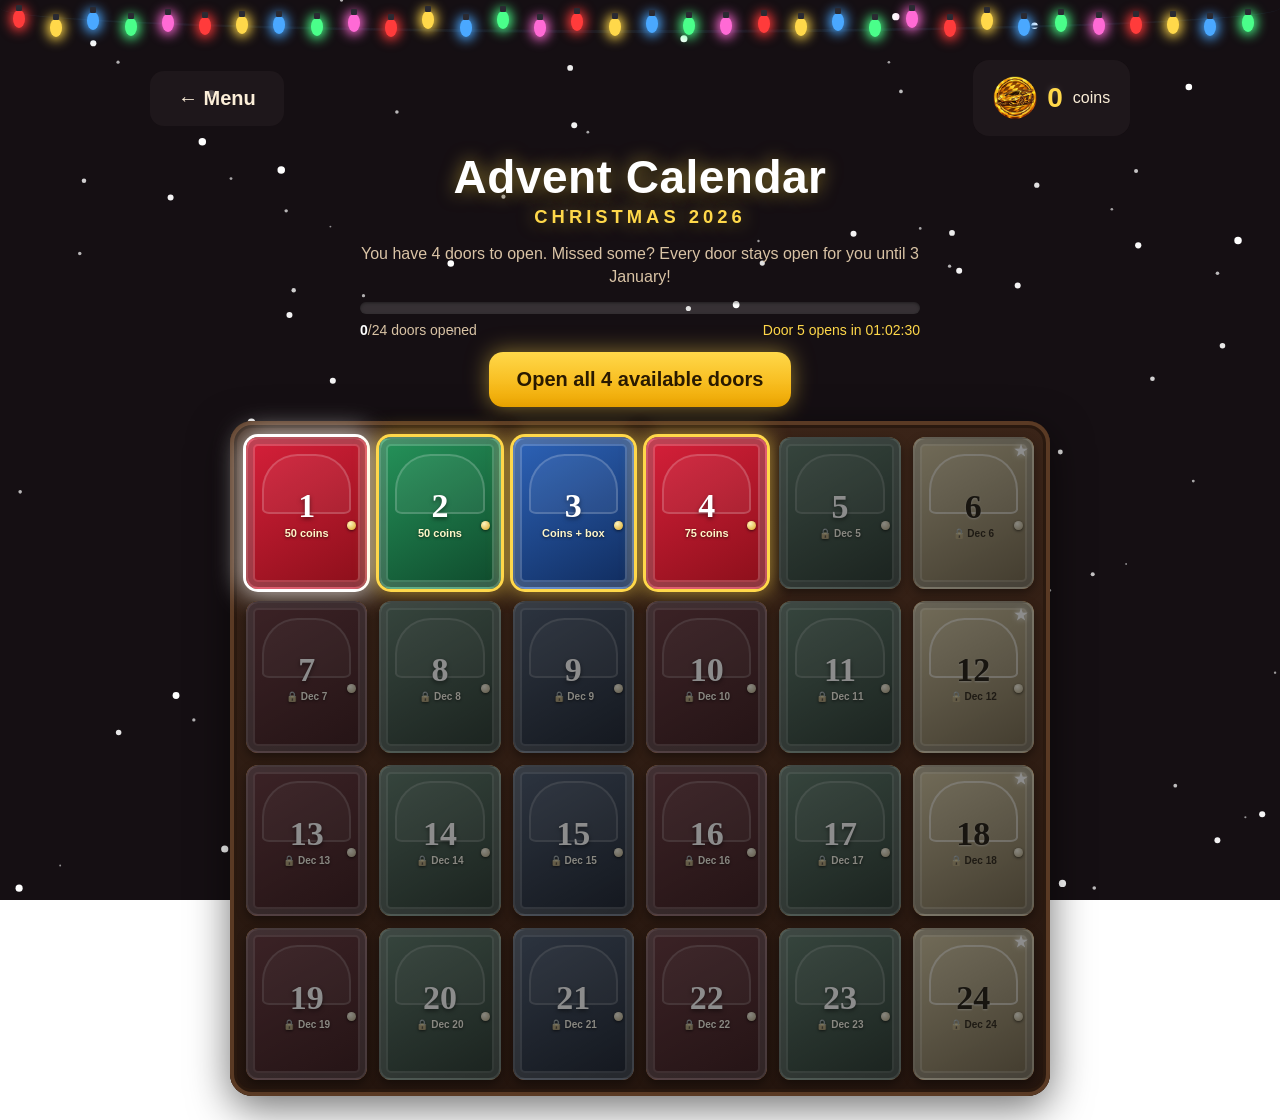
<file: advent.html>
<!DOCTYPE html>
<html lang="en">
<head>
<meta charset="utf-8">
<meta name="viewport" content="width=device-width, initial-scale=1, viewport-fit=cover">
<title>Advent Calendar - Low Poly Drift</title>
<meta name="robots" content="noindex">
<link rel="icon" type="image/png" href="favicon.png">
<link rel="stylesheet" href="ui.css">
<style>
body{background:radial-gradient(ellipse at 50% -10%,#2c5a78 0,#10243a 55%,#0a1424 100%) fixed;padding-top:0;gap:14px;overflow-x:hidden}
/* string of lights */
.lights{position:relative;width:calc(100% + 24px);height:46px;margin:0 -12px;flex:none;pointer-events:none}
.lights::before{content:"";position:absolute;left:0;right:0;top:8px;height:22px;border-bottom:3px solid #1a1a22;border-radius:0 0 50% 50%/0 0 100% 100%}
.lights i{position:absolute;top:0;width:12px;height:18px;border-radius:50% 50% 55% 55%;background:var(--c);box-shadow:0 0 12px 3px var(--c);animation:tw 1.6s infinite alternate;animation-delay:var(--d)}
.lights i::before{content:"";position:absolute;left:3px;top:-5px;width:6px;height:6px;background:#2a2a32;border-radius:1px}
@keyframes tw{from{opacity:.45}to{opacity:1}}
.top{max-width:980px}
h1{font-size:clamp(30px,6vw,46px);color:#fff;text-shadow:0 0 18px rgba(255,216,74,.55),0 3px 8px rgba(0,0,0,.5);letter-spacing:.5px}
h1 small{display:block;font-size:.4em;color:var(--gold);letter-spacing:4px;text-transform:uppercase;margin-top:2px}
#sub{text-align:center;max-width:560px;line-height:1.45}
.bar{width:min(560px,92vw);display:flex;flex-direction:column;gap:8px}
.prog{height:12px;border-radius:7px;background:rgba(255,255,255,.14);overflow:hidden;box-shadow:inset 0 1px 3px rgba(0,0,0,.4)}
.prog i{display:block;height:100%;width:0;background:repeating-linear-gradient(45deg,#e8283c 0 10px,#fff 10px 20px);border-radius:7px;transition:width .6s}
.stats{display:flex;justify-content:space-between;font-size:14px;color:var(--muted);gap:10px;flex-wrap:wrap}
.stats b{color:#fff}
#next{color:var(--gold)}
#claimall{background:linear-gradient(#ffd84a,#f2a900);color:#2a1a00;box-shadow:0 0 22px rgba(255,216,74,.5);animation:glow 1.6s infinite alternate;display:none}
@keyframes glow{to{box-shadow:0 0 34px rgba(255,216,74,.9);transform:scale(1.03)}}
.cal{width:100%;max-width:820px;padding:16px;border-radius:22px;background:linear-gradient(#3a2418,#24150e);box-shadow:0 12px 40px rgba(0,0,0,.55),inset 0 0 0 4px #5a3a24,inset 0 0 0 7px #2a190f}
.grid{display:grid;grid-template-columns:repeat(4,1fr);gap:12px;perspective:1100px}
@media (min-width:700px){.grid{grid-template-columns:repeat(6,1fr)}}
.door{position:relative;aspect-ratio:4/5;padding:0;background:#0d0a12;border-radius:12px;color:#fff;font:inherit;text-align:center;box-shadow:inset 0 0 14px rgba(0,0,0,.8);-webkit-tap-highlight-color:transparent}
.door:disabled{cursor:default;opacity:1}
/* what is behind the door */
.in{position:absolute;inset:0;border-radius:12px;display:flex;flex-direction:column;align-items:center;justify-content:center;gap:3px;padding:6px 4px;background:radial-gradient(circle at 50% 45%,#fff3b8 0,#ffc861 45%,#8a4a1c 100%);color:#3a1a00;font-weight:700;font-size:12px;line-height:1.15;overflow:hidden}
.in .ic{font-size:30px;line-height:1;display:flex;align-items:center;justify-content:center;height:34px}
.in .ic img{width:32px;height:32px}
.in .sw{width:34px;height:34px;border-radius:9px;border:2px solid #fff;box-shadow:0 2px 6px rgba(0,0,0,.4)}
.in em{font-style:normal;font-size:11px;color:#6b3a10}
.in .ok{position:absolute;right:5px;top:3px;font-size:13px;color:#1f7a4a}
/* the door itself */
.face{position:absolute;inset:0;border-radius:12px;transform-origin:left center;transition:transform .8s cubic-bezier(.3,1.3,.5,1);display:flex;flex-direction:column;align-items:center;justify-content:center;gap:2px;font-size:clamp(24px,5vw,34px);font-weight:700;font-family:Georgia,"Times New Roman",serif;text-shadow:0 2px 4px rgba(0,0,0,.5);
 background:linear-gradient(150deg,var(--a),var(--b));border:2px solid rgba(255,255,255,.28);box-shadow:inset 0 0 0 5px rgba(0,0,0,.14),inset 0 0 0 7px rgba(255,255,255,.2),0 4px 10px rgba(0,0,0,.4);backface-visibility:hidden}
.face::before{content:"";position:absolute;left:12%;right:12%;top:10%;height:38%;border-radius:40% 40% 8% 8%/60% 60% 8% 8%;border:2px solid rgba(255,255,255,.18);background:rgba(255,255,255,.06)}
.face::after{content:"";position:absolute;right:9px;top:55%;width:9px;height:9px;border-radius:50%;background:radial-gradient(circle at 35% 30%,#fff6c0,#d9a520);box-shadow:0 1px 3px rgba(0,0,0,.6)}
.face span{position:relative;z-index:1}
.face small{position:relative;z-index:1;font:700 clamp(9px,1.7vw,11px) "Century Gothic",Futura,sans-serif;color:#fff6c8;text-shadow:0 1px 3px rgba(0,0,0,.6);padding:0 3px}
.c0{--a:#d6203a;--b:#8b0f1a}.c1{--a:#25935a;--b:#0f4a2c}.c2{--a:#2d63b8;--b:#102c5e}
.big .face{--a:#f2c53a;--b:#9a6a08;color:#3a2400;text-shadow:0 1px 2px rgba(255,255,255,.5)}
.big .face small{color:#4a2e00;text-shadow:none}
.big .face::before{border-color:rgba(255,255,255,.5)}
.star{position:absolute;right:5px;top:3px;font-size:15px;z-index:2;color:#fff;text-shadow:0 0 6px #fff}
.lock .face{filter:saturate(.25) brightness(.55)}
.lock .face small{font-size:10px}
.avail .face{animation:bob 1.4s infinite ease-in-out;box-shadow:0 0 0 3px var(--gold),0 0 20px 4px rgba(255,216,74,.55),inset 0 0 0 5px rgba(0,0,0,.14),inset 0 0 0 7px rgba(255,255,255,.2)}
.avail.nxt .face{box-shadow:0 0 0 3px #fff,0 0 26px 6px rgba(255,255,255,.7),inset 0 0 0 5px rgba(0,0,0,.14),inset 0 0 0 7px rgba(255,255,255,.2)}
@keyframes bob{50%{transform:translateY(-3px) scale(1.03)}}
.open .face{transform:rotateY(-118deg);animation:none;pointer-events:none}
.open{cursor:default}
/* popup */
#pop{position:fixed;inset:0;z-index:20;display:none;align-items:center;justify-content:center;background:rgba(5,10,20,.72);padding:16px}
#pop.on{display:flex}
.card{position:relative;background:linear-gradient(#2a1a2e,#17101e);border:2px solid var(--gold);border-radius:22px;padding:22px 22px 20px;width:min(460px,94vw);max-height:88vh;overflow:auto;text-align:center;box-shadow:0 0 50px rgba(255,216,74,.35);animation:pp .5s cubic-bezier(.3,1.5,.5,1)}
@keyframes pp{from{transform:scale(.6);opacity:0}}
.card h2{color:var(--gold);font-size:26px;margin-bottom:12px}
.rw{display:flex;align-items:center;gap:12px;background:rgba(255,255,255,.08);border-radius:14px;padding:10px 14px;margin:8px 0;text-align:left;font-size:16px}
.rw .ic{font-size:34px;width:44px;text-align:center;flex:none}.rw .ic img{width:40px;height:40px;vertical-align:middle}
.rw .sw{width:44px;height:44px;border-radius:11px;border:2px solid #fff;flex:none}
.rw b{display:block;color:#fff}.rw small{color:var(--muted);font-size:13px}
.rw.sm{padding:6px 12px;margin:4px 0;font-size:15px}.rw.sm .ic{font-size:26px}.rw.sm .ic img{width:30px;height:30px}.rw.sm .sw{width:34px;height:34px}
.rw.n{animation:pp .5s both;animation-delay:var(--d)}
.card .btn{margin-top:12px;padding:12px 30px;font-size:19px}
.tot{font-size:18px;color:var(--gold);font-weight:700;margin-top:6px}
#fx{position:fixed;inset:0;z-index:21;pointer-events:none}
.snow{position:fixed;inset:0;pointer-events:none;z-index:-1}
</style>
</head>
<body>
<iframe id="bgmap" data-src="game.html?bg=1" tabindex="-1" aria-hidden="true"></iframe><div id="bgdim"></div>
<div class="lights" id="lights"></div>
<div class="top"><button class="btn ghost" id="back">&larr; Menu</button><div class="panel coins" id="coins"></div></div>
<h1>Advent Calendar<small>Christmas 2026</small></h1>
<p id="sub"></p>
<div class="bar">
 <div class="prog"><i id="pg"></i></div>
 <div class="stats"><span><b id="cnt">0</b>/24 doors opened</span><span id="next"></span></div>
</div>
<button class="btn" id="claimall"></button>
<div class="cal"><div class="grid" id="grid"></div></div>
<div id="pop"><div class="card" id="card"></div></div>
<canvas id="fx"></canvas>
<canvas class="snow" id="snow"></canvas>
<script src="config.js?v=3"></script>
<script src="device.js"></script>
<script src="cars.js"></script>
<script src="cloud.js"></script>
<script>
const YEAR=2026, KEY='dn_advent'+YEAR, LOGKEY=KEY+'_log';
// ---- REWARDS (edit here). Every day gives coins; c = coins, box = a free Christmas Box roll, w = a guaranteed wrap of that rarity, car = a car (by name).
// Everything is given when a door is opened. Missed doors can be opened any time until 3 January.
const DAYS=[
 {c:50},{c:50},{c:75,box:1},{c:75},{c:100},{c:150,w:'rare'},
 {c:75},{c:75},{c:100,box:1},{c:100},{c:125},{c:200,w:'epic',car:'Snow Plow'},
 {c:100},{c:100},{c:125,box:1},{c:125},{c:150},{c:250,w:'epic'},
 {c:150},{c:150},{c:175,box:1},{c:175},{c:200},{c:500,w:'legendary',car:'Santa Sleigh'}];
const $=id=>document.getElementById(id);
let claimed=[],log={};
try{claimed=JSON.parse(localStorage[KEY]||'[]')}catch(e){}
try{log=JSON.parse(localStorage[LOGKEY]||'{}')}catch(e){}
let today=0,offset=0; // today = number of doors open (0 = not December yet, 24 = all); offset = server time - device time
const isBig=d=>!!(d.w||d.car);
const EM={coin:coinImg};

// date from OUR server (Date header), so changing the phone clock does not unlock doors; falls back to the device clock
async function nowDate(){
 try{const r=await fetch(location.pathname,{method:'HEAD',cache:'no-store'});const h=r.headers.get('date');if(h){const d=new Date(h);if(!isNaN(d)){offset=d-Date.now();return d}}}catch(e){}
 return new Date()}
function romeParts(d){const p=new Intl.DateTimeFormat('en-GB',{timeZone:'Europe/Rome',year:'numeric',month:'numeric',day:'numeric',hour:'numeric',minute:'numeric',second:'numeric',hour12:false}).formatToParts(d);
 const g=t=>+p.find(x=>x.type===t).value;return{y:g('year'),m:g('month'),d:g('day'),h:g('hour')%24,mi:g('minute'),s:g('second')}}

// ---- granting rewards ----
const XBOX=BOXES.find(b=>b.id==='xmas');
const wrapTxt=w=>RAR[w.r].n+' wrap "'+w.n+'"';
function giveWrap(rar){
 const pool=WRAPS.filter(w=>w.x&&w.r===rar&&!prog.wraps.includes(w.id));
 if(pool.length){const w=pool[Math.floor(Math.random()*pool.length)];prog.wraps.push(w.id);return{k:'wrap',id:w.id,t:wrapTxt(w)}}
 prog.coins+=300;return{k:'coins',n:300,t:'300 coins (you already own every '+RAR[rar].n+' Christmas wrap)'}}
function grant(n){
 const d=DAYS[n-1],res={n,c:d.c,it:[]};prog.coins+=d.c;
 if(d.box){const w=rollBox(XBOX);
  if(prog.wraps.includes(w.id)){prog.coins+=150;res.it.push({k:'coins',n:150,t:'150 coins (the box wrap '+w.n+' was a duplicate)'})}
  else{prog.wraps.push(w.id);res.it.push({k:'wrap',id:w.id,t:wrapTxt(w),box:1})}}
 if(d.w)res.it.push(giveWrap(d.w));
 if(d.car){const i=RANKS.findIndex(r=>r.n===d.car);
  if(i>=0&&!prog.owned.includes(i)){prog.owned.push(i);res.it.push({k:'car',n:d.car,t:'New car: '+d.car+'!'})}
  else if(i>=0){const b=Math.round(RANKS[i].price/2);prog.coins+=b;res.it.push({k:'coins',n:b,t:b+' coins (you already own the '+d.car+')'})}}
 claimed.push(n);log[n]=res;
 return res}
function persist(){try{localStorage[KEY]=JSON.stringify(claimed);localStorage[LOGKEY]=JSON.stringify(log)}catch(e){}saveProg()}
const avail=()=>[...Array(24).keys()].map(i=>i+1).filter(n=>n<=today&&!claimed.includes(n));

// ---- drawing ----
function iconFor(it){
 if(it.k==='wrap'){const w=WRAP_BY[it.id];return w?`<div class="sw" style="background:${wrapCSS(w)}"></div>`:'<div class="ic">&#127912;</div>'}
 if(it.k==='car')return'<div class="ic">&#128663;</div>';
 return'<div class="ic">'+coinImg+'</div>'}
function inside(n){ // what the opened door shows
 const r=log[n],d=DAYS[n-1];let h='';
 if(r){h+=`<div class="ic">${coinImg}</div><span>+${r.c} coins</span>`;
  r.it.forEach(it=>{h+=it.k==='wrap'?`<div class="sw" style="background:${wrapCSS(WRAP_BY[it.id]||{c:[0xffffff],p:0})}"></div><em>${(WRAP_BY[it.id]||{}).n||'Wrap'}</em>`:it.k==='car'?`<div class="ic">&#128663;</div><em>${it.n}</em>`:`<em>+${it.n} coins</em>`})}
 else h=`<div class="ic">${coinImg}</div><span>+${d.c} coins</span>`+(d.w?`<em>+ ${RAR[d.w].n} wrap</em>`:'')+(d.car?`<em>+ ${d.car}</em>`:'')+(d.box?'<em>+ free box</em>':'');
 return h+'<div class="ok">&#10003;</div>'}
function hint(n){const d=DAYS[n-1];return isBig(d)?(d.car?'Car + wrap':RAR[d.w].n+' wrap'):d.box?'Coins + box':d.c+' coins'}
function render(){
 $('coins').innerHTML=coinImg+'<b>'+prog.coins+'</b><span>coins</span>';
 const av=avail(),nx=av[0];
 $('grid').innerHTML='';
 for(let n=1;n<=24;n++){
  const d=DAYS[n-1],b=document.createElement('button');
  b.className='door c'+((n-1)%3)+(isBig(d)?' big':'');b.setAttribute('aria-label','Door '+n);
  let face=`<div class="face">${isBig(d)?'<div class="star">&#9733;</div>':''}<span>${n}</span>`;
  if(claimed.includes(n)){b.classList.add('open');b.disabled=true;face+='</div>'}
  else if(n<=today){b.classList.add('avail');if(n===nx)b.classList.add('nxt');face+=`<small>${hint(n)}</small></div>`;b.onclick=()=>openDoor(n,b)}
  else{b.classList.add('lock');b.disabled=true;face+=`<small>&#128274; Dec ${n}</small></div>`}
  b.innerHTML=`<div class="in">${claimed.includes(n)?inside(n):''}</div>`+face;
  $('grid').appendChild(b)}
 const k=claimed.length;$('cnt').textContent=k;$('pg').style.width=(k/24*100)+'%';
 const ca=$('claimall');if(av.length>1){ca.style.display='block';ca.textContent='Open all '+av.length+' available doors'}else ca.style.display='none';
 $('sub').textContent=today?(av.length?'You have '+av.length+' door'+(av.length>1?'s':'')+' to open. Missed some? Every door stays open for you until 3 January!':'All available doors are open. Come back tomorrow!'):'The calendar opens on 1 December. Come back then!'}

// ---- popup + confetti ----
function pop(title,res){
 const rows=[];
 res.forEach(r=>{rows.push(`<div class="rw n${res.length>1?' sm':''}" style="--d:${Math.min(rows.length*.12,1.5)}s"><div class="ic">${coinImg}</div><div><b>+${r.c} coins</b>${res.length>1?'<small>Day '+r.n+'</small>':''}</div></div>`);
  r.it.forEach(it=>rows.push(`<div class="rw n${res.length>1?' sm':''}" style="--d:${Math.min(rows.length*.12,1.5)}s">${iconFor(it)}<div><b>${it.t}</b>${res.length>1?'<small>Day '+r.n+'</small>':it.box?'<small>from your free Christmas Box</small>':''}</div></div>`))});
 const tot=res.reduce((a,r)=>a+r.c+r.it.filter(i=>i.k==='coins').reduce((x,i)=>x+i.n,0),0);
 $('card').innerHTML=`<h2>${title}</h2>${rows.join('')}<div class="tot">${coinImg.replace('<img','<img style="width:24px;height:24px;vertical-align:middle"')} ${tot} coins in total</div><button class="btn" id="okb">Great!</button>`;
 $('pop').classList.add('on');$('okb').onclick=()=>$('pop').classList.remove('on');confetti()}
$('pop').onclick=e=>{if(e.target.id==='pop')$('pop').classList.remove('on')};
function openDoor(n,el){
 if(claimed.includes(n)||n>today)return;
 const r=grant(n);persist();
 el.classList.remove('avail','nxt');el.querySelector('.in').innerHTML=inside(n);el.classList.add('open');el.disabled=true;
 $('coins').innerHTML=coinImg+'<b>'+prog.coins+'</b><span>coins</span>';
 setTimeout(()=>{pop('Door '+n+' is open!',[r]);render()},650)}
$('claimall').onclick=()=>{
 const av=avail();if(!av.length)return;
 const res=av.map(grant);persist();
 document.querySelectorAll('.door.avail').forEach(b=>b.classList.add('open'));
 setTimeout(()=>{pop(res.length+' doors opened!',res);render()},500)};
function confetti(){
 const c=$('fx'),x=c.getContext('2d');c.width=innerWidth;c.height=innerHeight;
 const cols=['#e8283c','#ffd84a','#2fa86a','#5aa7ff','#ffffff','#ff6ad5'];
 const p=[...Array(130)].map(()=>({x:innerWidth/2+(Math.random()-.5)*160,y:innerHeight*.45,vx:(Math.random()-.5)*14,vy:-Math.random()*15-4,w:5+Math.random()*7,h:3+Math.random()*5,r:Math.random()*6,vr:(Math.random()-.5)*.4,c:cols[Math.random()*cols.length|0]}));
 let t=0;(function f(){x.clearRect(0,0,c.width,c.height);p.forEach(q=>{q.vy+=.35;q.x+=q.vx;q.y+=q.vy;q.vx*=.99;q.r+=q.vr;x.save();x.translate(q.x,q.y);x.rotate(q.r);x.fillStyle=q.c;x.fillRect(-q.w/2,-q.h/2,q.w,q.h);x.restore()});
  if(++t<150)requestAnimationFrame(f);else x.clearRect(0,0,c.width,c.height)})()}

// ---- which doors are open today ----
let tick=null;
function countdown(){
 clearTimeout(tick);const el=$('next');
 const p=romeParts(new Date(Date.now()+offset));
 if(!(p.y===YEAR&&p.m===12&&p.d<24)||new URLSearchParams(location.search).get('test')){el.textContent=today&&today<24?'':'';return}
 const left=86400-(p.h*3600+p.mi*60+p.s),pd=n=>String(n).padStart(2,'0');
 el.textContent='Door '+(p.d+1)+' opens in '+pd(left/3600|0)+':'+pd(left%3600/60|0)+':'+pd(left%60);
 if(left<=1){setTimeout(()=>location.reload(),1500);return}
 tick=setTimeout(countdown,1000)}
(async()=>{
 const t=BETA==='christmas'?new URLSearchParams(location.search).get('test'):null; // advent.html?test=12 works only in beta test mode
 const p=romeParts(await nowDate());
 if(t)today=Math.min(24,Math.max(0,+t||0));
 else if(p.y===YEAR&&p.m===12)today=Math.min(p.d,24);
 else if(p.y===YEAR+1&&p.m===1&&p.d<=3)today=24;
 else today=BETA==='christmas'?24:0;
 render();countdown()})();
$('back').onclick=()=>go('index.html');
// string of lights across the top
(()=>{const L=$('lights'),cs=['#ff3b3b','#ffd84a','#4aa8ff','#4aff8a','#ff6ad5'],n=Math.ceil(innerWidth/38);
 for(let i=0;i<n;i++){const e=document.createElement('i'),u=i/(n-1),y=Math.sin(u*Math.PI*(n/6))*0;e.style.cssText=`left:${u*96+1}%;top:${10+Math.abs(Math.sin(i*1.7))*9}px;--c:${cs[i%5]};--d:${(i*.23)%1.6}s`;L.appendChild(e)}})();
// snow (two layers: small + far, big + near)
(()=>{const c=$('snow'),x=c.getContext('2d');let w,h;const f=[...Array(110)].map(()=>({x:Math.random(),y:Math.random(),r:.8+Math.random()*3,s:.0004+Math.random()*.0018,d:Math.random()*6}));
 const rs=()=>{w=c.width=innerWidth;h=c.height=innerHeight};rs();addEventListener('resize',rs);
 (function t(n){x.clearRect(0,0,w,h);f.forEach(s=>{s.y+=s.s*16;if(s.y>1)s.y=0;const px=(s.x+Math.sin(n/1400+s.d)*.015)*w;x.fillStyle='rgba(255,255,255,'+(.35+s.r/5)+')';x.beginPath();x.arc(px,s.y*h,s.r,0,7);x.fill()});requestAnimationFrame(t)})(0)})();
</script>
</body>
</html>
</file>
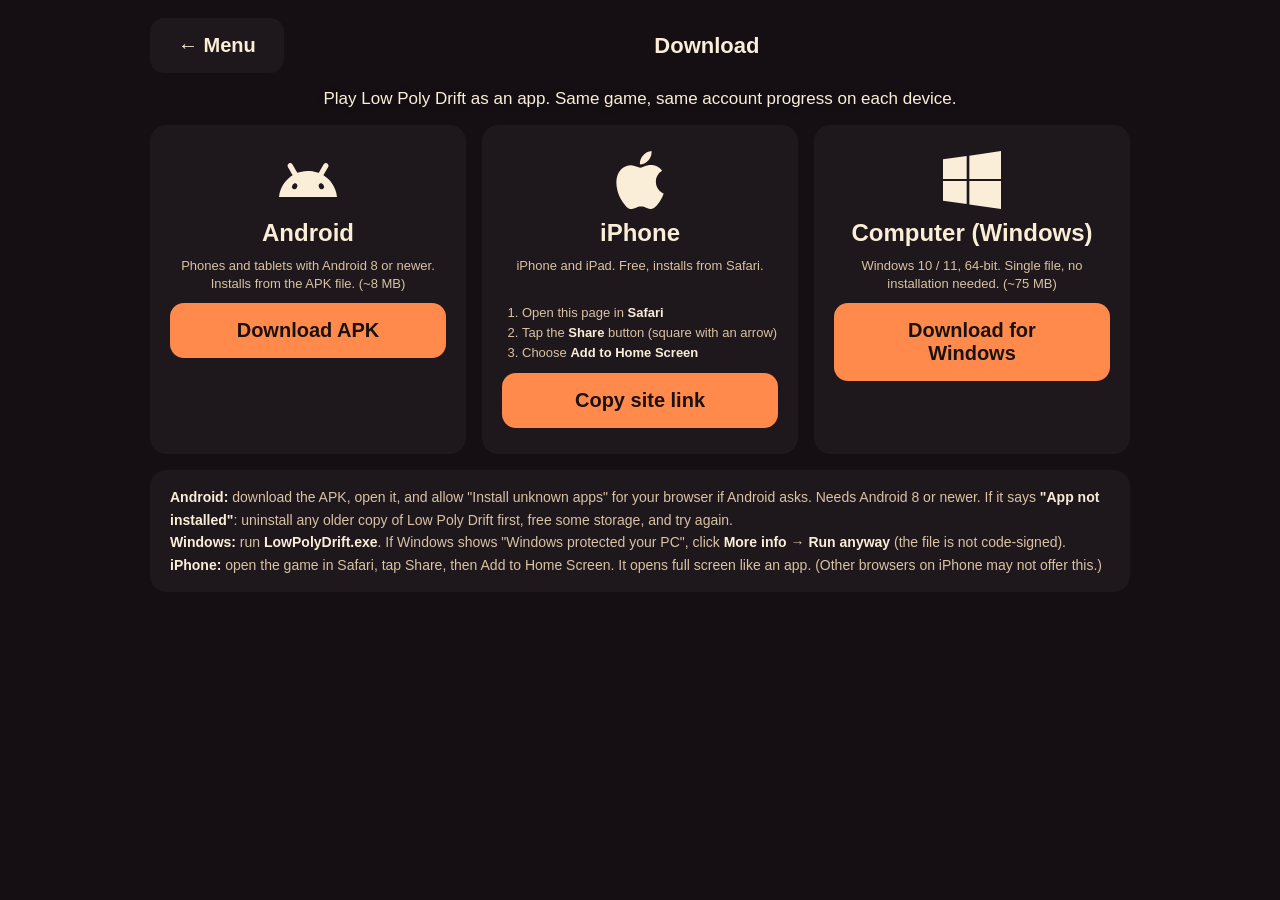
<file: download.html>
<!DOCTYPE html>
<html lang="en">
<head>
<meta charset="utf-8">
<meta name="viewport" content="width=device-width, initial-scale=1, maximum-scale=1, user-scalable=no, viewport-fit=cover">
<title>Download - Low Poly Drift</title>
<link rel="manifest" href="manifest.webmanifest">
<meta name="theme-color" content="#1a1216">
<meta name="mobile-web-app-capable" content="yes">
<meta name="apple-mobile-web-app-capable" content="yes">
<meta name="apple-mobile-web-app-status-bar-style" content="black">
<meta name="apple-mobile-web-app-title" content="Low Poly Drift">
<link rel="icon" type="image/png" href="favicon.png">
<link rel="apple-touch-icon" href="apple-touch-icon.png">
<link rel="stylesheet" href="ui.css">
<style>
body{justify-content:flex-start}
.wrap{width:100%;max-width:980px;display:flex;flex-direction:column;gap:16px}
.intro{text-align:center;color:var(--ink);font-size:17px;text-shadow:0 1px 6px rgba(0,0,0,.4)}
.cards{display:grid;grid-template-columns:repeat(auto-fit,minmax(260px,1fr));gap:16px}
.card{position:relative;display:flex;flex-direction:column;align-items:center;gap:10px;text-align:center;padding:24px 18px;border:2px solid transparent}
.card.me{border-color:var(--accent);box-shadow:0 0 28px rgba(255,138,76,.35)}
.card .ic{line-height:0;color:var(--ink)}
.card h3{margin:0;font-size:24px}
.card small{color:var(--muted);font-size:13px;line-height:1.4;min-height:36px}
.tag{position:absolute;top:10px;right:12px;font-size:11px;font-weight:800;letter-spacing:.6px;text-transform:uppercase;background:var(--accent);color:#1a1210;border-radius:99px;padding:4px 10px;display:none}
.card.me .tag{display:block}
a.btn{display:inline-block;text-decoration:none;text-align:center;width:100%}
a.btn.off{background:rgba(255,255,255,.12);color:var(--muted);pointer-events:none}
.steps{font-size:14px;line-height:1.6;color:var(--muted)}
.steps b{color:var(--ink)}
.how{margin:0;padding-left:20px;text-align:left;font-size:13px;line-height:1.55;color:var(--muted);width:100%}.how b{color:var(--ink)}
.steps ol{margin:6px 0 0;padding-left:22px}
</style>
</head>
<body>
<iframe id="bgmap" data-src="game.html?bg=1&low=1" tabindex="-1" aria-hidden="true"></iframe><div id="bgdim"></div>
<div class="top"><button class="btn ghost" id="back">&larr; Menu</button><h2>Download</h2><span></span></div>
<div class="wrap">
 <p class="intro">Play Low Poly Drift as an app. Same game, same account progress on each device.</p>
 <div class="cards" id="cards"></div>
 <div class="panel steps" id="help"></div>
</div>
<script src="config.js?v=3"></script>
<script src="device.js"></script>
<script src="cars.js"></script>
<script>
// The Download page is for the website only: inside the apps it sends you back to the menu.
if(window.IN_APP)location.replace('index.html');

// ---- Where the files are: edit downloads.json (a few lines), not this page. Every "url" can be a file inside /downloads of this site
// or a full link to another site (GitHub Releases, Dropbox...), so the heavy APK / EXE do not have to be uploaded with the site each time.
// An empty url or a file that cannot be found shows "Coming soon". To change links without redeploying the site at all,
// host downloads.json elsewhere (needs CORS, e.g. raw.githubusercontent.com) and set window.DOWNLOADS_JSON in config.js.
const FILES={
  android:{url:'downloads/LowPolyDrift.apk',label:'Download APK',size:''},
  windows:{url:'downloads/LowPolyDrift.exe',label:'Download for Windows',size:''},
  ios:{url:'',label:'Get for iPhone',size:''}
};
// logos for Android, Apple and Windows
const LOGO=(d,s)=>`<svg xmlns="http://www.w3.org/2000/svg" viewBox="0 0 24 24" width="${s}" height="${s}" fill="currentColor" aria-hidden="true"><path d="${d}"/></svg>`;
const LOGOS={
 android:LOGO('M18.4395 5.5586c-.675 1.1664-1.352 2.3318-2.0274 3.498-.0366-.0155-.0742-.0286-.1113-.043-1.8249-.6957-3.484-.8-4.42-.787-1.8551.0185-3.3544.4643-4.2597.8203-.084-.1494-1.7526-3.021-2.0215-3.4864a1.1451 1.1451 0 0 0-.1406-.1914c-.3312-.364-.9054-.4859-1.379-.203-.475.282-.7136.9361-.3886 1.5019 1.9466 3.3696-.0966-.2158 1.9473 3.3593.0172.031-.4946.2642-1.3926 1.0177C2.8987 12.176.452 14.772 0 18.9902h24c-.119-1.1108-.3686-2.099-.7461-3.0683-.7438-1.9118-1.8435-3.2928-2.7402-4.1836a12.1048 12.1048 0 0 0-2.1309-1.6875c.6594-1.122 1.312-2.2559 1.9649-3.3848.2077-.3615.1886-.7956-.0079-1.1191a1.1001 1.1001 0 0 0-.8515-.5332c-.5225-.0536-.9392.3128-1.0488.5449zm-.0391 8.461c.3944.5926.324 1.3306-.1563 1.6503-.4799.3197-1.188.0985-1.582-.4941-.3944-.5927-.324-1.3307.1563-1.6504.4727-.315 1.1812-.1086 1.582.4941zM7.207 13.5273c.4803.3197.5506 1.0577.1563 1.6504-.394.5926-1.1038.8138-1.584.4941-.48-.3197-.5503-1.0577-.1563-1.6504.4008-.6021 1.1087-.8106 1.584-.4941z',58),
 ios:LOGO('M12.152 6.896c-.948 0-2.415-1.078-3.96-1.04-2.04.027-3.91 1.183-4.961 3.014-2.117 3.675-.546 9.103 1.519 12.09 1.013 1.454 2.208 3.09 3.792 3.039 1.52-.065 2.09-.987 3.935-.987 1.831 0 2.35.987 3.96.948 1.637-.026 2.676-1.48 3.676-2.948 1.156-1.688 1.636-3.325 1.662-3.415-.039-.013-3.182-1.221-3.22-4.857-.026-3.04 2.48-4.494 2.597-4.559-1.429-2.09-3.623-2.324-4.39-2.376-2-.156-3.675 1.09-4.61 1.09zM15.53 3.83c.843-1.012 1.4-2.427 1.245-3.83-1.207.052-2.662.805-3.532 1.818-.78.896-1.454 2.338-1.273 3.714 1.338.104 2.715-.688 3.559-1.701',58),
 windows:LOGO('M0 3.45 9.8 2.1v9.45H0zM10.9 1.95 24 0v11.55H10.9zM0 12.45h9.8v9.45L0 20.55zM10.9 12.45H24V24l-13.1-1.85z',58)
};
const PLAT=[
 {k:'android',n:'Android',d:'Phones and tablets with Android 8 or newer. Installs from the APK file.'},
 {k:'ios',n:'iPhone',d:'iPhone and iPad. Free, installs from Safari.'},
 {k:'windows',n:'Computer (Windows)',d:'Windows 10 / 11, 64-bit. Single file, no installation needed.'}
];
const ua=navigator.userAgent,mine=/android/i.test(ua)?'android':/iphone|ipad|ipod/i.test(ua)||(navigator.platform==='MacIntel'&&navigator.maxTouchPoints>1)?'ios':/windows/i.test(ua)?'windows':'';
// downloads.json is read forgivingly: {"url":"..."} is the normal form, but a link written as the key ("https://...": "...") works too,
// and a GitHub release PAGE link (.../releases/tag/v1.0/File.apk) is turned into the real file link (.../releases/download/v1.0/File.apk)
const fixGH=u=>String(u).replace(/(github\.com\/[^/]+\/[^/]+\/releases)\/tag\/([^/]+)\/(.+)$/,'$1/download/$2/$3');
function norm(o){if(!o||typeof o!=='object')return {};const r={};let u=o.url;
 if(typeof u!=='string')for(const k in o)if(/^https?:\/\//i.test(k)){u=k;break}
 if(typeof u!=='string')for(const k in o)if(typeof o[k]==='string'&&/^https?:\/\//i.test(o[k])){u=o[k];break}
 if(typeof u==='string')r.url=fixGH(u.trim());
 if(o.size)r.size=String(o.size);if(o.label)r.label=String(o.label);return r}
const sameSite=u=>{try{return new URL(u,location.href).origin===location.origin}catch(e){return false}};
// a file of this site that is not uploaded shows "Coming soon" instead of a broken link (other sites cannot be checked from the browser, they are trusted)
async function exists(f){if(!f.url)return false;if(!sameSite(f.url))return true;
  try{const r=await fetch(f.url,{method:'HEAD',cache:'no-store'});return r.ok&&!/text\/html/.test(r.headers.get('content-type')||'')}catch(e){return location.protocol==='file:'}}
function render(){
 document.getElementById('cards').innerHTML=PLAT.map(p=>{const f=FILES[p.k],ok=f.ok&&!!f.url,ext=!sameSite(f.url||'');
  return `<div class="panel card${mine===p.k?' me':''}"><span class="tag">Your device</span><div class="ic">${LOGOS[p.k]}</div><h3>${p.n}</h3><small>${p.d}${ok&&f.size?' ('+f.size+')':''}</small>`+
  (ok?`<a class="btn" href="${f.url}" ${p.k==='ios'?'target="_blank"':(ext?'':'download')} rel="noopener">${f.label}</a>`:
   p.k==='ios'?`<ol class="how"><li>Open this page in <b>Safari</b></li><li>Tap the <b>Share</b> button (square with an arrow)</li><li>Choose <b>Add to Home Screen</b></li></ol><a class="btn" id="cp" href="#">Copy site link</a>`:
   '<a class="btn off">Coming soon</a>')+`</div>`}).join('');
 const cp=document.getElementById('cp');if(cp)cp.onclick=e=>{e.preventDefault();const u=location.origin+'/';(navigator.clipboard?navigator.clipboard.writeText(u):Promise.reject()).then(()=>cp.textContent='Link copied!').catch(()=>{cp.textContent=u})};
 document.getElementById('help').innerHTML=
  '<b>Android:</b> download the APK, open it, and allow "Install unknown apps" for your browser if Android asks. Needs Android 8 or newer. If it says <b>"App not installed"</b>: uninstall any older copy of Low Poly Drift first, free some storage, and try again.'+
  '<br><b>Windows:</b> run <b>LowPolyDrift.exe</b>. If Windows shows "Windows protected your PC", click <b>More info</b> &rarr; <b>Run anyway</b> (the file is not code-signed).'+
  '<br><b>iPhone:</b> '+(FILES.ios.ok&&FILES.ios.url?'open the link and follow the steps.':'open the game in Safari, tap Share, then Add to Home Screen. It opens full screen like an app. (Other browsers on iPhone may not offer this.)')}
(async()=>{
 render();   // shows "Coming soon" until we know what is available
 try{const r=await fetch(window.DOWNLOADS_JSON||'downloads.json',{cache:'no-store'});
  if(r.ok){const j=await r.json();for(const k in FILES)Object.assign(FILES[k],norm(j[k]))}}catch(e){}
 for(const k in FILES)FILES[k].ok=await exists(FILES[k]);
 render()})();
const av=(ua.match(/Android (\d+)/)||[])[1];
if(av&&+av<8)document.getElementById('help').insertAdjacentHTML('beforebegin','<div class="panel" style="color:#ffb0a0;font-weight:700">Your Android ('+av+') is too old for the app (needs 8+). Play in the browser instead.</div>');
document.getElementById('back').onclick=()=>go('index.html');
</script>
</body>
</html>
</file>
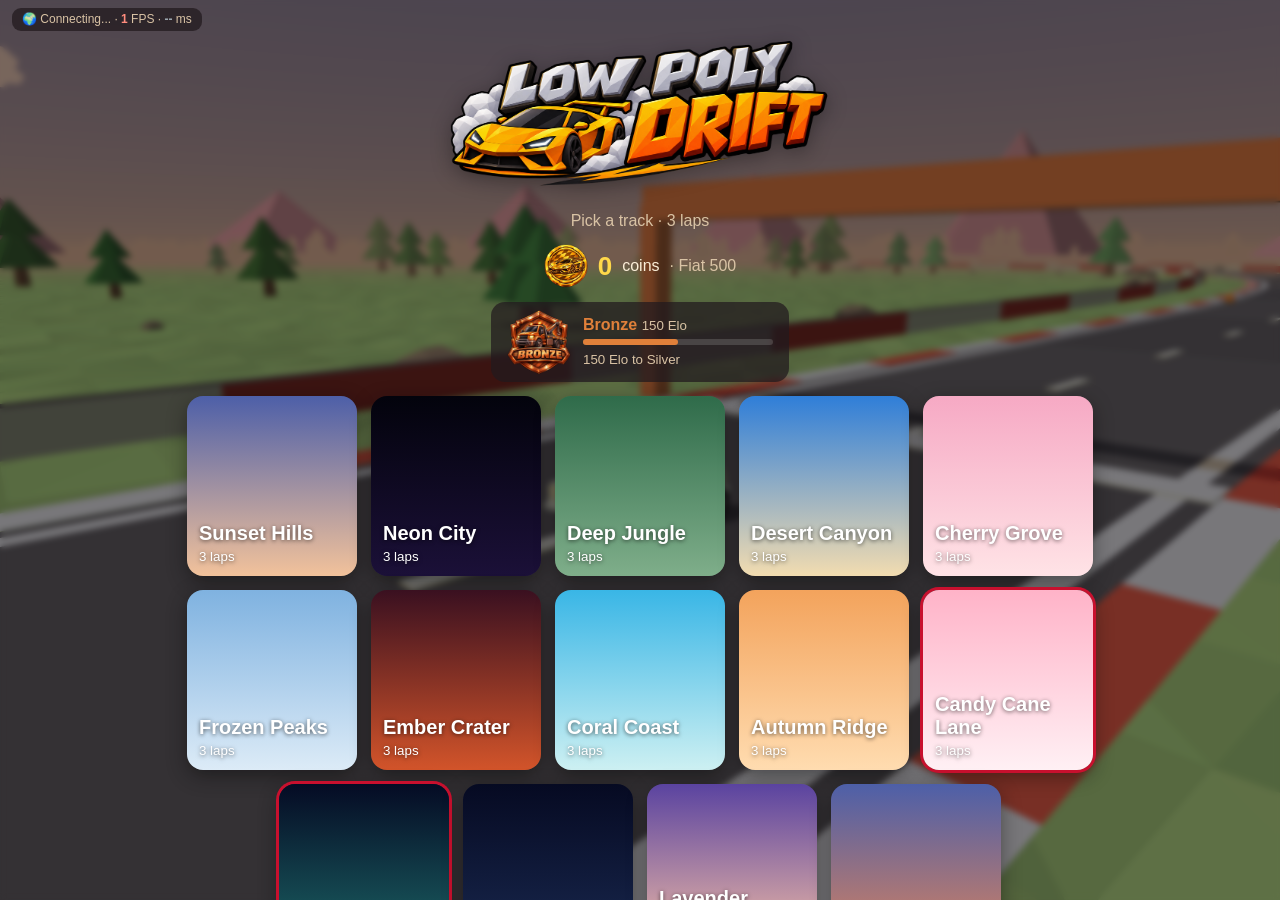
<file: game.html>
<!DOCTYPE html>
<html lang="en">
<head>
<meta charset="utf-8">
<meta name="viewport" content="width=device-width, initial-scale=1, maximum-scale=1, user-scalable=no, viewport-fit=cover">
<meta name="mobile-web-app-capable" content="yes">
<meta name="apple-mobile-web-app-capable" content="yes">
<meta name="apple-mobile-web-app-status-bar-style" content="black-translucent">
<title>Low Poly Drift</title>
<link rel="manifest" href="manifest.webmanifest">
<meta name="theme-color" content="#1a1216">
<meta name="mobile-web-app-capable" content="yes">
<meta name="apple-mobile-web-app-capable" content="yes">
<meta name="apple-mobile-web-app-status-bar-style" content="black">
<meta name="apple-mobile-web-app-title" content="Low Poly Drift">
<link rel="icon" type="image/png" href="favicon.png">
<link rel="apple-touch-icon" href="apple-touch-icon.png">
<style>
/* blur over the live 3D scene makes some Android WebViews drop the whole page every few frames (black/white flicker): no blur on touch devices */
@media (pointer:coarse),(hover:none){*{backdrop-filter:none!important;-webkit-backdrop-filter:none!important}}
body.mob *,html.lowfx *{backdrop-filter:none!important;-webkit-backdrop-filter:none!important}
:root{--panel:rgba(34,26,30,.74);--ink:#fbeed8;--accent:#ff8a4c;--muted:#d9c3a5;color-scheme:light dark}
@media (prefers-color-scheme: dark){:root{--panel:rgba(18,14,18,.8)}}
:root[data-theme="dark"]{--panel:rgba(18,14,18,.8)}
html,body{margin:0;height:100%;overflow:hidden;background:#f2c29b;font-family:"Century Gothic",Futura,"Trebuchet MS",sans-serif;color:var(--ink);touch-action:none}
.box{position:fixed;background:var(--panel);border-radius:12px;padding:10px 14px}
#hud{left:12px;top:calc(38px + env(safe-area-inset-top,0px));min-width:130px;line-height:1.5;font-size:14px}
#hpw{height:10px;border-radius:5px;background:rgba(255,255,255,.18);overflow:hidden;margin-top:3px}#hpb{display:block;height:100%;width:100%;background:#7dff9b;border-radius:5px;transition:width .2s}
#hurt{position:fixed;inset:0;pointer-events:none;z-index:2;opacity:0;background:radial-gradient(ellipse at center,rgba(255,0,0,0) 40%,rgba(255,30,10,.6) 100%)}body.bg #hurt{display:none}
#spd{font-size:44px;font-weight:700;line-height:1;color:var(--accent);display:inline-block}
#hud span{color:var(--muted)}
#drift{position:fixed;left:50%;top:calc(18px + env(safe-area-inset-top,0px));transform:translateX(-50%);font-size:28px;font-weight:700;color:var(--accent);text-shadow:0 2px 6px rgba(0,0,0,.5);opacity:0;transition:opacity .25s;white-space:nowrap}
#map{position:fixed;right:12px;bottom:calc(12px + env(safe-area-inset-bottom,0px));width:180px;height:180px;background:var(--panel);border-radius:12px}
.pad{position:fixed;bottom:calc(16px + env(safe-area-inset-bottom,0px));display:none;gap:10px}
.pad button{width:64px;height:64px;border-radius:50%;border:0;background:var(--panel);color:var(--ink);font-size:22px;touch-action:none}
@media (pointer:coarse){.pad{display:flex}#map{bottom:auto;top:calc(12px + env(safe-area-inset-top,0px));width:120px;height:120px}}
#menu,#end{position:fixed;inset:0;display:flex;flex-direction:column;align-items:center;justify-content:center;gap:14px;background:rgba(10,8,14,.55);backdrop-filter:blur(3px);text-align:center}
#end{display:none}h1{margin:0;font-size:44px;color:var(--accent)}h2{margin:0}p{margin:0;color:var(--muted)}
#cards{display:flex;gap:14px;flex-wrap:wrap;justify-content:center;padding:0 12px}
button{font:inherit;cursor:pointer}
#menu{overflow:auto}#cards{max-width:960px}#cards button{width:140px;height:150px;border:0;border-radius:16px;color:#fff;display:flex;flex-direction:column;justify-content:flex-end;gap:4px;padding:12px;text-align:left;box-shadow:0 6px 20px rgba(0,0,0,.4);transition:transform .15s;text-shadow:0 1px 4px #0009}
#cards button:hover{transform:translateY(-4px)}#cards b{font-size:17px}
.card{background:var(--panel);border-radius:16px;padding:20px 28px;min-width:270px}
.big{font-size:48px;font-weight:700;color:var(--accent);margin:4px 0;display:block}
table{width:100%;margin:12px 0;border-collapse:collapse;text-align:left}td{padding:3px 0}td+td{text-align:right;font-weight:700}
.card button{border:0;border-radius:10px;padding:10px 16px;margin:0 4px;background:var(--accent);color:#1a1210;font-weight:700}
#cd{position:fixed;left:0;right:0;top:28%;text-align:center;font-size:110px;font-weight:700;color:var(--accent);text-shadow:0 4px 12px rgba(0,0,0,.5);opacity:0;pointer-events:none}
#menu{justify-content:flex-start;padding:10px 0}#end{justify-content:flex-start;overflow:auto;padding:10px 0}#end>.card{margin:auto}
#menu>h1{margin-top:auto}.logo{display:block;width:min(380px,62vw);max-height:28vh;object-fit:contain;filter:drop-shadow(0 4px 10px rgba(0,0,0,.35))}#menu>#online{margin-bottom:auto}
#online{display:flex;flex-wrap:wrap;gap:8px;justify-content:center;align-items:center;max-width:640px;padding:0 12px}
#online input{width:120px;padding:8px 10px;border-radius:8px;border:0;background:var(--panel);color:var(--ink);font:inherit}
#online button{border:0;border-radius:8px;padding:8px 14px;background:var(--accent);color:#1a1210;font-weight:700}
#nmsg,#nlist{flex-basis:100%;font-size:14px;color:var(--muted)}
#pl{left:12px;top:calc(176px + env(safe-area-inset-top,0px));z-index:3;font-size:13px;line-height:1.5;display:none;min-width:130px}
body.m #pl{display:none!important}
#menu{touch-action:pan-y}
body.mob{-webkit-user-select:none;user-select:none;-webkit-touch-callout:none}
body.mob .pad{display:flex}
body.mob .pad button{width:72px;height:72px;opacity:.85}
body.mob #map{bottom:auto;top:calc(10px + env(safe-area-inset-top,0px));right:calc(10px + env(safe-area-inset-right,0px));width:104px;height:104px}
body.mob #hud{left:calc(10px + env(safe-area-inset-left,0px));padding:6px 10px;font-size:12px;min-width:96px;line-height:1.35}
body.mob #spd{font-size:30px}
body.mob #pl{top:calc(138px + env(safe-area-inset-top,0px));font-size:12px}
body.mob #pw{bottom:auto;top:calc(10px + env(safe-area-inset-top,0px));max-width:40%}
body.mob #drift{font-size:22px}
body.mob #cd{font-size:80px}
body.mob #menu{gap:8px;padding:8px 0}
body.mob h1{font-size:28px}
body.mob #cards button{width:112px;height:104px;padding:8px}
#rot{display:none}
@media (orientation:portrait){body.mob #rot{display:flex;position:fixed;inset:0;z-index:20;align-items:center;justify-content:center;background:#120e12;color:var(--ink);font-size:20px;text-align:center;padding:24px}}
#joy{left:calc(18px + env(safe-area-inset-left,0px));width:130px;height:130px;border-radius:50%;background:var(--panel);touch-action:none;align-items:center;justify-content:center;box-shadow:inset 0 0 0 2px rgba(255,255,255,.12)}
#knob{width:56px;height:56px;border-radius:50%;background:var(--accent);opacity:.9;pointer-events:none;transform:translate(0,0)}
#brkpad{right:calc(18px + env(safe-area-inset-right,0px))}
#arrpad{left:calc(18px + env(safe-area-inset-left,0px));gap:16px}
#gaspad{right:calc(140px + env(safe-area-inset-right,0px));gap:16px}
#arrpad button,#gaspad button,body.mob #arrpad button,body.mob #gaspad button{width:88px;height:88px;font-size:32px;opacity:.9;touch-action:none}
body:not(.arr) #arrpad,body:not(.arr) #gaspad{display:none!important}
body.arr #joy{display:none!important}
body.mob #brkpad #brk{width:104px;height:104px;border-radius:50%;background:rgba(220,60,50,.85);color:#fff;font-weight:700;font-size:15px;letter-spacing:.5px}
#rankbar{display:flex;gap:12px;justify-content:center;align-items:center;background:var(--panel);padding:8px 16px;border-radius:14px;text-align:left}
body.mob #coinbar img{width:34px;height:34px}
#rankbar img{width:64px;height:64px}
#coinbar{display:flex;gap:10px;align-items:center;justify-content:center}
#coinbar img{width:44px;height:44px}
#coinbar b{font-size:26px;color:#ffd84a}
.coinwin{display:flex;gap:10px;align-items:center;justify-content:center;margin:8px 0 2px}
.coinwin img{width:64px;height:64px}
.coinwin b{font-size:30px;color:#ffd84a}
#rankbar .bar{height:6px;border-radius:3px;background:rgba(255,255,255,.15);margin:5px 0;width:190px}
#rankbar .bar i{display:block;height:100%;border-radius:3px}
#rankbar small,.rk small{color:var(--muted)}
body.mob #rankbar img{width:44px;height:44px}
body.mob #rankbar{padding:6px 12px}
.rk{display:flex;gap:12px;align-items:center;justify-content:center;margin:8px 0 2px;text-align:left}
.rk img{width:84px;height:84px}
.rup{margin-top:6px;padding:6px 10px;border-radius:10px;background:rgba(80,255,140,.15)}
.rdn{margin-top:6px;color:#ff8c7d}
body.m #hud,body.m #map,body.m .pad,body.m #drift,body.m #pw,body.m #toast{display:none!important}
#pw{position:fixed;left:50%;bottom:calc(16px + env(safe-area-inset-bottom,0px));transform:translateX(-50%);display:flex;gap:6px;flex-wrap:wrap;justify-content:center;max-width:56%;pointer-events:none}#pw span{padding:4px 10px;border-radius:99px;color:#111;font-weight:700;font-size:13px}#toast{position:fixed;left:50%;top:calc(62px + env(safe-area-inset-top,0px));transform:translateX(-50%);font-size:30px;font-weight:700;text-shadow:0 2px 8px rgba(0,0,0,.6);opacity:0;transition:opacity .2s;white-space:nowrap;pointer-events:none}
body.bg #menu,body.bg #end,body.bg #hud,body.bg #map,body.bg .pad,body.bg #drift,body.bg #pw,body.bg #toast,body.bg #pl,body.bg #cd,body.bg #rot{display:none!important}
#cards button{width:170px!important;height:180px!important;font-size:16px}
#cards b{font-size:20px!important}
body.mob #cards button{width:132px!important;height:120px!important}
.card button{padding:14px 24px!important;font-size:18px;border-radius:12px!important}
#online button{padding:12px 22px!important;font-size:17px;border-radius:12px!important}
#end{z-index:8}#pl{pointer-events:none}
#room{left:50%;transform:translateX(-50%);bottom:calc(12px + env(safe-area-inset-bottom,0px));display:none;gap:8px;align-items:center;font-size:14px;z-index:4;white-space:nowrap;padding:8px 12px}
#room button{border:0;border-radius:10px;padding:10px 16px;background:var(--accent);color:#1a1210;font-weight:700;font-size:15px}
#room button.g{background:rgba(255,255,255,.14);color:var(--ink)}
body.mob #room{font-size:12px;padding:6px 8px;gap:6px}body.mob #room button{padding:8px 12px;font-size:13px}
body.bg #room,body.bg #tip,body.bg #vote{display:none!important}
#vote{position:fixed;inset:0;z-index:7;display:none;flex-direction:column;align-items:center;justify-content:center;gap:14px;background:rgba(10,8,14,.6);backdrop-filter:blur(3px);text-align:center}
#vote .vs{display:flex;gap:14px;flex-wrap:wrap;justify-content:center;padding:0 12px}
#vote button{position:relative;width:190px;height:170px;border:0;border-radius:16px;color:#fff;display:flex;flex-direction:column;justify-content:flex-end;gap:4px;padding:12px;text-align:left;box-shadow:0 6px 20px rgba(0,0,0,.4);text-shadow:0 1px 4px #0009;transition:transform .15s;font-size:16px}
#vote button:hover{transform:translateY(-4px)}#vote button.sel{outline:4px solid #fff}#vote b{font-size:20px}
#vote .vn{position:absolute;top:10px;right:12px;background:rgba(0,0,0,.5);border-radius:99px;padding:2px 12px;font-weight:700;text-shadow:none}
body.mob #vote button{width:132px;height:112px;padding:8px}body.mob #vote{gap:8px}
@media (max-height:460px){#vote{gap:6px}#vote h1{font-size:26px}#vote button{width:128px;height:96px;padding:8px;font-size:12px}#vote b{font-size:16px}#vote p{font-size:13px}#vote .vs{gap:10px}}
#tip{position:fixed;left:50%;transform:translateX(-50%);bottom:calc(64px + env(safe-area-inset-bottom,0px));font-size:13px;color:var(--ink);background:var(--panel);border-radius:10px;padding:6px 12px;display:none;z-index:3;pointer-events:none;white-space:nowrap;transition:opacity .6s}
body.mob #tip{font-size:11px;bottom:calc(58px + env(safe-area-inset-bottom,0px))}
/* top-left status line: server region, FPS, ping */
#sys{left:12px;top:calc(8px + env(safe-area-inset-top,0px));z-index:6;padding:5px 10px;border-radius:9px;font-size:12px;line-height:1.1;white-space:nowrap;color:var(--muted);user-select:none;-webkit-user-select:none}
#sys b{font-weight:700}
body.mob #sys{left:calc(10px + env(safe-area-inset-left,0px));font-size:11px;padding:4px 8px}
/* debug mode (F9) */
#dbg{position:fixed;right:12px;top:calc(12px + env(safe-area-inset-top,0px));z-index:30;display:none;max-width:min(430px,92vw);max-height:calc(100vh - 230px);overflow:hidden;padding:8px 10px;border-radius:8px;background:rgba(0,0,0,.74);color:#9dffb0;font:11px/1.35 Consolas,Menlo,monospace;white-space:pre;pointer-events:none}
body.mob #dbg{right:auto;left:calc(10px + env(safe-area-inset-left,0px));top:calc(170px + env(safe-area-inset-top,0px));font-size:10px;max-height:calc(100vh - 190px)}
body.bg #sys,body.bg #dbg{display:none!important}
/* ---- touch settings (settings.html): size, opacity, mirrored sides, HUD size, minimap size ---- */
:root{--cs:1;--cop:.9;--hs:1}
body.mob #joy{width:calc(130px*var(--cs));height:calc(130px*var(--cs));opacity:var(--cop)}
body.mob #knob{width:calc(56px*var(--cs));height:calc(56px*var(--cs))}
body.mob #arrpad button,body.mob #gaspad button{width:calc(88px*var(--cs));height:calc(88px*var(--cs));opacity:var(--cop)}
body.mob #brkpad #brk{width:calc(104px*var(--cs));height:calc(104px*var(--cs));opacity:var(--cop)}
body.mob #gaspad{right:calc(36px + 104px*var(--cs) + env(safe-area-inset-right,0px))}
body.swap #joy,body.swap #arrpad{left:auto;right:calc(18px + env(safe-area-inset-right,0px))}
body.swap #brkpad{right:auto;left:calc(18px + env(safe-area-inset-left,0px))}
body.mob.swap #gaspad{right:auto;left:calc(36px + 104px*var(--cs) + env(safe-area-inset-left,0px))}
body.mob #hud{transform:scale(var(--hs));transform-origin:top left}
body.mob #pl{top:calc(138px*var(--hs) + env(safe-area-inset-top,0px))}
body.mob.mm-off #map{display:none!important}
body.mob.mm-sm #map{width:76px;height:76px}
body.mob.mm-lg #map{width:150px;height:150px}
</style>
</head>
<body>
<div id="sys" class="box"></div><div id="dbg"></div>
<div id="hud" class="box"><div id="spd">0</div> <span id="spu">km/h</span><div id="l1">Lap <b id="lap">1</b>/3 &nbsp;<span id="lt">0:00.00</span></div><div id="l2">Best <span id="bt">--</span></div><div id="a1" style="display:none"><b id="tl">-</b> &nbsp;<span>Air <b id="airt">0.0</b>s</span></div><div>Score <b id="sc">0</b></div><div id="hpl">Health <b id="hpn">100</b>%</div><div id="hpw"><i id="hpb"></i></div></div>
<div id="hurt"></div>
<div id="rot">Rotate your phone to landscape to play</div>
<div id="drift"></div><div id="pw"></div><div id="pl" class="box"></div><div id="toast"></div>
<div id="menu"><h1><img class="logo" src="logo.png" alt="Low Poly Drift"></h1><p id="sub">Pick a track &middot; 3 laps</p><div id="coinbar"></div><div id="rankbar"></div>
<div id="cards"></div>
<div id="online"><div id="nmsg"></div><div id="nlist"></div><button id="nleave"></button></div></div><div id="end"></div><div id="vote"></div><div id="cd"></div>
<div id="tip">In the air: &larr;/&rarr; barrel roll &middot; S backflip &middot; Space+S front flip &middot; Space+&larr;/&rarr; spin &middot; R respawn</div>
<div id="room" class="box"><span id="rinfo"></span><button id="rstart">Start race</button><button id="rres" class="g">Respawn</button><button id="rleave" class="g">Leave</button></div>
<canvas id="map" width="360" height="360"></canvas>
<div class="pad" id="joy"><div id="knob"></div></div>
<div class="pad" id="arrpad"><button data-k="left">&#9664;</button><button data-k="right">&#9654;</button></div>
<div class="pad" id="gaspad"><button data-k="down">&#9660;</button><button data-k="up">&#9650;</button></div>
<div class="pad" id="brkpad"><button id="brk" data-k="brake">BRAKE</button></div>
<script>
// If the game cannot start (3D library not loaded, graphics not available...) show WHY instead of a half-empty menu.
(function(){if(/[?&]bg=1/.test(location.search))return;
 function show(msg){if(window.__ready||document.getElementById('booterr'))return;
  const d=document.createElement('div');d.id='booterr';
  d.style.cssText='position:fixed;inset:0;z-index:99999;display:flex;align-items:center;justify-content:center;padding:20px;background:rgba(20,14,18,.94);color:#fbeed8;font-family:sans-serif;text-align:center';
  d.innerHTML='<div style="max-width:520px"><h2 style="margin:0 0 10px;color:#ff8a4c">The game could not start</h2><p style="line-height:1.5;margin:0 0 12px">Your browser could not start the 3D graphics. Turn on hardware acceleration / turn off battery saver, update Chrome and Android System WebView, then try again.</p><p style="font:12px monospace;opacity:.7;word-break:break-word;margin:0 0 16px"></p><button style="font:inherit;font-weight:700;border:0;border-radius:12px;padding:12px 22px;background:#ff8a4c;color:#1a1210">Try again</button></div>';
  d.querySelector('p+p').textContent=msg;d.querySelector('button').onclick=()=>location.reload();document.body.appendChild(d)}
 addEventListener('error',e=>{const t=e.target;if(t&&t!==window&&t.tagName==='SCRIPT'){if(/three/.test(t.src))return;show('Could not load '+t.src.split('/').pop());return}show((e.message||'error')+(e.filename?' ('+e.filename.split('/').pop()+':'+e.lineno+')':''))},true);
 setTimeout(()=>show('Start-up took too long'),12000)})();
</script>
<script src="three.min.js"></script>
<script>window.THREE||document.write('<script src="https://cdnjs.cloudflare.com/ajax/libs/three.js/r128/three.min.js"><\/script>')</script>
<script src="config.js?v=3"></script>
<script src="cars.js"></script>
<script src="cloud.js"></script>
<script src="carmodel.js"></script>
<script src="voice.js"></script>
<script src="device.js"></script>
<script>
const $=id=>document.getElementById(id),TAU=Math.PI*2;
// phone mode: real phones, touch screens, or ?m=1 (used by the phone test page)
const MOB=/Android|iPhone|iPad|iPod/i.test(navigator.userAgent)||matchMedia('(pointer:coarse)').matches||/[?&]m=1/.test(location.search);
if(MOB)document.body.classList.add('mob');
if(SET.ctrl==='arrows')document.body.classList.add('arr');
(function(){const r=document.documentElement.style,b=document.body.classList;r.setProperty('--cs',SET.ctrlSize||1);r.setProperty('--cop',SET.ctrlOp||.9);r.setProperty('--hs',SET.hudSize||1);
 if(SET.ctrlSwap)b.add('swap');b.add('mm-'+(SET.mapSize||'md'))})();
const angDiff=(a,b)=>{let d=a-b;while(d>Math.PI)d-=TAU;while(d<-Math.PI)d+=TAU;return d};
const clamp=(v,a,b)=>Math.max(a,Math.min(b,v));
let seed=11;const rnd=()=>(seed=(seed*16807)%2147483647)/2147483647;

function makeRenderer(){let err;   // some tablets cannot create an antialiased context: retry with simpler settings
 for(const o of [{antialias:true},{antialias:false},{antialias:false,powerPreference:'low-power'},{antialias:false,precision:'mediump',powerPreference:'low-power'}]){try{return new THREE.WebGLRenderer(o)}catch(e){err=e}}
 throw err}
const renderer=makeRenderer();
renderer.setSize(innerWidth,innerHeight);renderer.setPixelRatio(Math.min(devicePixelRatio,MOB?1.5:2,{low:1,med:1.5,high:2}[SET.quality]||2));document.getElementById('spu').textContent=SET.units==='mph'?'mph':'km/h';
renderer.shadowMap.enabled=SET.quality!=='low';renderer.shadowMap.type=THREE.PCFSoftShadowMap;document.body.prepend(renderer.domElement);renderer.domElement.addEventListener('webglcontextlost',e=>e.preventDefault(),false);
const scene=new THREE.Scene();
const world=new THREE.Group(),skyG=new THREE.Group();scene.add(world,skyG);
const skyM=new THREE.ShaderMaterial({side:THREE.BackSide,depthWrite:false,fog:false,uniforms:{a:{value:new THREE.Color()},b:{value:new THREE.Color()}},
 vertexShader:'varying vec3 p;void main(){p=position;gl_Position=projectionMatrix*modelViewMatrix*vec4(position,1.);}',
 fragmentShader:'uniform vec3 a,b;varying vec3 p;void main(){float h=normalize(p).y;gl_FragColor=vec4(h>0.?mix(b,a,pow(h,.5)):b,1.);}'});
{const d=new THREE.Mesh(new THREE.SphereGeometry(500,24,12),skyM);d.renderOrder=-2;d.frustumCulled=false;skyG.add(d)}
const cam=new THREE.PerspectiveCamera(58,innerWidth/innerHeight,.1,1500);
const hemi=new THREE.HemisphereLight(0xfff0d8,0x5a7a55,.9);scene.add(hemi);
const sun=new THREE.DirectionalLight(0xffe6c0,.85);sun.castShadow=true;
Object.assign(sun.shadow.camera,{left:-45,right:45,top:45,bottom:-45,far:250});
sun.shadow.mapSize.set(MOB?1024:2048,MOB?1024:2048);scene.add(sun,sun.target);
const mat=c=>new THREE.MeshPhongMaterial({color:c,flatShading:true,shininess:0,specular:0});
const dm=new THREE.Object3D();

let GY=0,RG,HF=d=>0,EL=[],DS=2,GAP=new Uint8Array(1),JI=new Uint8Array(1),JZ=[];
// ---- natural jumps: steep dirt ramp -> ravine (no road) -> long landing slope ----
// Everything is an elevation profile along the track (added to EL), so terrain, road, walls and physics follow it.
// Hilly maps (M.hill) get smaller and lower ramps.
function jumpSetup(M){
 GAP=new Uint8Array(N);JI=new Uint8Array(N);JZ=[];
 const sc=M.hill?.55:1,H=10*sc,Lr=17*sc,p=M.hill?1.3:1.4,G=(M.hill?15:26),Dp=6*sc,HL=H*.45,Ld=(M.hill?42:70);
 const nR=Math.round(Lr/DS),nG=Math.max(4,Math.round(G/DS)),nL=Math.round(Ld/DS),F=nR+nG+nL,w=Math.round(40/DS);
 const cv=i=>Math.abs(angDiff(TH[(i+w)%N],TH[(i-w+N)%N]));
 const score=a=>{let m=0;for(let k=a-8;k<=a+F+8;k+=2)m=Math.max(m,cv((k+N)%N));return m};
 const picks=[];
 for(let n=0;n<2;n++){let best=-1,bs=1e9;
  for(let a=60;a+F<N-60;a+=3){
   if(picks.some(q=>Math.min(Math.abs(a-q),N-Math.abs(a-q))<F+N*.22))continue;
   const sc2=score(a)+Math.abs(a/N-(n?.72:.3))*.05;if(sc2<bs){bs=sc2;best=a}}
  if(best<0)break;picks.push(best)}
 const sm=t=>t*t*(3-2*t);
 for(const a of picks){const b=a+nR,c=b+nG,e=c+nL;
  for(let k=a;k<=e;k++){let v;
   if(k<=b)v=H*Math.pow((k-a)/nR,p);
   else if(k<c){const t=(k-b)/nG;v=H+(HL-H)*sm(t)-Dp*Math.pow(Math.sin(Math.PI*t),1.4)}
   else v=HL*(1-sm((k-c)/nL));
   EL[k]+=v}
  for(let k=b+1;k<c;k++)GAP[k]=1;
  for(let k=a-2;k<=e+2;k++)JI[(k+N)%N]=1;
  JZ.push({a,b,c,e})}
}
const ROAD=8,WALL=15,LAPS=3,SC=1.6;let N=832,P,NRM,TH;const blocks=[],cones=[],ditches=[],pickups=[];
function nearest(x,z){let m=1e12,k=0;for(let i=0;i<N;i++){const p=P[i],d=(p.x-x)**2+(p.z-z)**2;if(d<m){m=d;k=i}}return[k,Math.sqrt(m)]}
function build(M){
setup(M);
// remove everything from the previously loaded map
while(world.children.length){const o=world.children.pop();o.traverse(c=>{if(c.geometry)c.geometry.dispose()})}
GY=-(M.dig||0);RG=new THREE.Group();RG.position.y=GY;world.add(RG);

// ---------- circuit ----------

const ctrl=M.c.map(p=>new THREE.Vector3(p[0]*SC,0,p[1]*SC));
P=new THREE.CatmullRomCurve3(ctrl,true).getPoints(N);P.length=N;
NRM=[];TH=[];
for(let i=0;i<N;i++){const p=P[i],q=P[(i+1)%N];const dx=q.x-p.x,dz=q.z-p.z,l=Math.hypot(dx,dz);NRM.push({x:-dz/l,z:dx/l});TH.push(Math.atan2(dx,dz))}
EL=Array.from({length:N},(_,i)=>{const t=i/N*TAU;return(M.hill||0)*SC*(.65*Math.sin(2*t+(M.hp||0))+.35*Math.sin(3*t+1.3))});
DS=Math.hypot(P[1].x-P[0].x,P[1].z-P[0].z);
jumpSetup(M);
ground(M);
function ribbon(o1,y1,o2,y2,colFn,bas,hideJ,onlyFn){
  const pos=[],col=[];
  for(let i=0;i<N;i++){
    const j=(i+1)%N;if(GAP[i]||GAP[j]||(hideJ&&JI[i])||(onlyFn&&onlyFn(i)))continue;
    const p=P[i],q=P[j],a=NRM[i],b=NRM[j],c=colFn(i);
    const A=[p.x+a.x*o1,y1+EL[i],p.z+a.z*o1],B=[p.x+a.x*o2,y2+EL[i],p.z+a.z*o2],C=[q.x+b.x*o1,y1+EL[j],q.z+b.z*o1],D=[q.x+b.x*o2,y2+EL[j],q.z+b.z*o2];
    pos.push(...A,...B,...C,...B,...D,...C);
    for(let k=0;k<6;k++)col.push(...c);
  }
  const g=new THREE.BufferGeometry();
  g.setAttribute('position',new THREE.Float32BufferAttribute(pos,3));
  g.setAttribute('color',new THREE.Float32BufferAttribute(col,3));
  g.computeVertexNormals();
  const m=new THREE.Mesh(g,new THREE[bas?'MeshBasicMaterial':'MeshLambertMaterial']({vertexColors:true,side:THREE.DoubleSide}));
  m.receiveShadow=true;RG.add(m);
}
const ASPH=[.27,.28,.32],WHT=[.95,.93,.88],RED=[.85,.25,.2];
const DIRT=M.rc||(M.k=='snow'?[.8,.86,.93]:M.k=='mesa'?(M.lava?[.2,.12,.1]:[.66,.4,.27]):M.k=='city'?[.28,.24,.22]:M.k=='palm'?[.82,.7,.45]:[.5,.37,.25]);
ribbon(-ROAD,.05,ROAD,.05,i=>JI[i]?(i%2?DIRT:DIRT.map(v=>v*.92)):((i>>3)%2?ASPH:[.25,.26,.3]));
[1,-1].forEach(s=>{
  ribbon(s*ROAD,.06,s*(ROAD+3.2),.06,i=>JI[i]?(i%2?DIRT.map(v=>v*.85):DIRT.map(v=>v*.78)):[0,0,0],0,0,i=>!JI[i]);
  ribbon(s*(ROAD-1.1),.07,s*(ROAD-.5),.07,()=>WHT,0,1);
  ribbon(s*ROAD,.06,s*(ROAD+1.4),.06,i=>(i>>1)%2?RED:WHT,0,1);
  if(!M.dig)ribbon(s*WALL,0,s*WALL,1.4,i=>(i>>2)%2?M.b1:M.b2,M.neon);
});
if(!M.dig){ribbon(WALL,1.4,WALL+.8,1.4,()=>[.2,.2,.22]);ribbon(-WALL-.8,1.4,-WALL,1.4,()=>[.2,.2,.22])}
const dashM=mat(0xf5e9b8);
for(let i=0;i<N;i+=4){if(JI[i])continue;const p=P[i];const d=new THREE.Mesh(new THREE.BoxGeometry(.5,.04,3.6),dashM);d.position.set(p.x,.09+EL[i],p.z);d.rotation.y=TH[i];RG.add(d)}
// start gantry
{const p=P[0],g=new THREE.Group();
 const line=new THREE.Mesh(new THREE.BoxGeometry(ROAD*2,.05,1.6),mat(0xfafafa));line.position.y=.1;g.add(line);
 [-1,1].forEach(s=>{const post=new THREE.Mesh(new THREE.BoxGeometry(.8,7,.8),mat(0xff8a4c));post.position.set(s*(ROAD+2),3.5,0);post.castShadow=true;g.add(post)});
 const beam=new THREE.Mesh(new THREE.BoxGeometry(ROAD*2+4.5,1.2,.9),mat(0xff8a4c));beam.position.y=7;beam.castShadow=true;g.add(beam);
 g.position.set(p.x,EL[0],p.z);g.rotation.y=TH[0];RG.add(g)}


scen(M);
JZ.forEach(z=>{const fm=mat(0xff7a1a),lm=mat(0xfff2d0);
 [-1,1].forEach(sd=>[z.a-8,z.a-20].forEach(k=>{k=Math.max(1,k);const o=sd*(ROAD+2),po=new THREE.Mesh(new THREE.BoxGeometry(.5,5,.5),mat(0x2a2a2e)),fl=new THREE.Mesh(new THREE.BoxGeometry(2.2,1.6,.15),fm);
  po.position.set(P[k].x+NRM[k].x*o,EL[k]+2.5,P[k].z+NRM[k].z*o);fl.position.set(0,1.6,0);fl.rotation.y=0;po.add(fl);po.castShadow=true;RG.add(po)}));
 const l=new THREE.Mesh(new THREE.BoxGeometry(ROAD*2+4,.25,1.2),lm);l.position.set(P[z.b].x,EL[z.b]+.18,P[z.b].z);l.rotation.y=TH[z.b];RG.add(l)});
{const rg=new THREE.DodecahedronGeometry(1,0),hs=n=>{const x=Math.sin(n*12.9898)*43758.5453;return x-Math.floor(x)},rc=M.k=='snow'?0xb8c4d0:M.lava?0x2a1c1a:0x7a6a58,rm=mat(rc);
 JZ.forEach((z,zi)=>{for(let q=0;q<16;q++){const k=Math.min(N-1,z.a+Math.floor(hs(zi*50+q)*(z.e-z.a))),sd=q%2?1:-1,o=sd*(WALL+2+hs(q*7+zi)*7),x=P[k].x+NRM[k].x*o,zz=P[k].z+NRM[k].z*o,r=nearest(x,zz),
  m=new THREE.Mesh(rg,rm),sz=1.2+hs(q*3+zi*9)*2.8;m.scale.set(sz*1.3,sz*.8,sz);m.position.set(x,HF(r[1],r[0],x,zz)+sz*.2,zz);m.rotation.y=hs(q)*6;m.castShadow=true;world.add(m)}})}
// ---------- obstacles ----------
blocks.length=cones.length=ditches.length=pickups.length=0;
const occ=JZ.map(z=>[z.a-14,z.e+14]),blockM=mat(0xb9b6ae),bg=new THREE.BoxGeometry(2.2,1.4,5);
function addBlock(i,o){const p=P[i],n=NRM[i],x=p.x+n.x*o,z=p.z+n.z*o;
  const m=new THREE.Mesh(bg,blockM);m.position.set(x,.7+EL[i],z);m.rotation.y=TH[i];m.castShadow=true;RG.add(m);blocks.push({x,z,t:TH[i]})}
const coneG=new THREE.ConeGeometry(.45,1.1,6),coneM=mat(0xff7a1a),baseM=mat(0x2a2a2e);
function addCone(i,o){
  const p=P[i],n=NRM[i],g=new THREE.Group();
  const c=new THREE.Mesh(coneG,coneM);c.position.y=.65;c.castShadow=true;g.add(c);
  const b=new THREE.Mesh(new THREE.BoxGeometry(1,.1,1),baseM);b.position.y=.05;g.add(b);
  g.position.set(p.x+n.x*o,EL[i],p.z+n.z*o);RG.add(g);cones.push({y0:EL[i],g,vx:0,vz:0,vy:0,sp:0,hit:false});
}
const dtM=mat(0x1d120c),rimM2=mat(0x7a5634);
function addDitch(i,s,o){const p=P[i],n=NRM[i],a=s>0?-1.5:-ROAD,b=s>0?ROAD:1.5,c=(a+b)/2,w=b-a,len=7,x=p.x+n.x*c,z=p.z+n.z*c,gr=(EL[(i+1)%N]-EL[(i+N-1)%N])/(2*DS),g=new THREE.Group();
  const pit=new THREE.Mesh(new THREE.BoxGeometry(w,.08,len),(o&&o.pm)||dtM);pit.position.y=.13;g.add(pit);
  [-1,1].forEach(q=>{const r=new THREE.Mesh(new THREE.BoxGeometry(w,.1,.7),(o&&o.rm)||rimM2);r.position.set(0,.14,q*(len/2+.35));g.add(r)});
  g.position.set(x,EL[i],z);g.rotation.order='YXZ';g.rotation.set(-Math.atan(gr),TH[i],0);RG.add(g);
  ditches.push({x,z,t:TH[i],l:len/2,a,b,k:o&&o.k,hurt:o&&o.hurt})}
const SL=20;
for(let j=1;j<SL;j++){const i0=Math.round(j*N/SL),k=(j-1)%4,sg=(j&2)?1:-1;
  if(JZ.some(z=>i0+36>=z.a-14&&i0-6<=z.e+14))continue;
  if(k==0||k==2){occ.push([i0-4,i0+4])}
  else if(k==1){for(let q=0;q<3;q++)addBlock(i0+q*10,(q%2?4:-4)*sg);occ.push([i0-4,i0+24])}
  else{for(let q=0;q<6;q++)addCone(i0+q*6,q%2?5:-5);occ.push([i0-4,i0+34])}}
for(let i=60;i<N-20;i+=10)if(!occ.some(r=>i>=r[0]&&i<=r[1]))addCone(i,(i/10|0)%2?ROAD-1.3:-ROAD+1.3);
// ---------- ONE CUSTOM OBSTACLE PER MAP (M.ob) ----------
// solid = like the concrete blocks (hl/hw = half length/width, o = sideways offset), smash = knock-over like cones, pit = slow zone (lava also hurts)
{const OB=M.ob;if(OB){
 const cyl=(r,h,m,x,y,z,rz)=>{const q=new THREE.Mesh(new THREE.CylinderGeometry(r,r,h,10),m);q.position.set(x,y,z);if(rz)q.rotation.z=rz;return q},
  box=(w,h,d,m,x,y,z)=>{const q=new THREE.Mesh(new THREE.BoxGeometry(w,h,d),m);q.position.set(x,y,z);return q},
  sph=(r,m,x,y,z)=>{const q=new THREE.Mesh(new THREE.SphereGeometry(r,10,8),m);q.position.set(x,y,z);return q},
  cone=(r,h,sg,m,x,y,z)=>{const q=new THREE.Mesh(new THREE.ConeGeometry(r,h,sg),m);q.position.set(x,y,z);return q},
  bas=c=>new THREE.MeshBasicMaterial({color:c}),H=Math.PI/2,
  G=(...a)=>{const g=new THREE.Group();a.forEach(x=>g.add(x));return g};
 const DEF={
  // --- solid ---
  log:{t:'solid',hl:.9,hw:3.05,o:4.6,mk:()=>G(cyl(.85,6,mat(0x6b4a2b),0,.85,0,H),cyl(.8,.1,mat(0xd2a870),3.02,.85,0,H),cyl(.8,.1,mat(0xd2a870),-3.02,.85,0,H),box(.5,.3,.5,mat(0x4a7a3a),0,1.75,0))},
  neon:{t:'solid',hl:.45,hw:2.6,o:4.8,mk:()=>G(box(5.2,1.6,.6,mat(0x1a1030),0,.8,0),box(5.2,.14,.72,bas(0xff2fd0),0,1.58,0),box(5.2,.14,.72,bas(0xff2fd0),0,.1,0),box(4.4,.28,.66,bas(0x00e5ff),0,.8,0),box(.3,2.2,.3,mat(0x2a2040),2.5,1.1,0),box(.3,2.2,.3,mat(0x2a2040),-2.5,1.1,0))},
  lantern:{t:'solid',hl:1,hw:1,o:4,mk:()=>{const st=mat(0x9a9a9a),dk=mat(0x6e6e72);return G(box(1.6,.35,1.6,st,0,.18,0),cyl(.3,1.2,st,0,.95,0),box(1.1,.9,1.1,bas(0xffd98a),0,2,0),cone(1.2,.8,4,dk,0,2.8,0),sph(.2,dk,0,3.3,0)).rotateY(.4)}},
  hay:{t:'solid',hl:1.2,hw:1.3,o:4,mk:()=>G(cyl(1.2,2.4,mat(0xd9b24a),0,1.2,0,H),cyl(1.21,.1,mat(0xb48a2c),.7,1.2,0,H),cyl(1.21,.1,mat(0xb48a2c),-.7,1.2,0,H),cyl(1.21,.1,mat(0xb48a2c),0,1.2,0,H))},
  ginger:{t:'solid',hl:1.4,hw:1.6,o:4,mk:()=>G(box(3,1.5,2.6,mat(0x8a4b22),0,.75,0),box(3.3,.3,2.9,mat(0xffffff),0,1.65,0),box(.8,1,.1,mat(0x4a2410),0,.5,1.32),sph(.25,mat(0xe0243a),-1.1,1.95,.6),sph(.25,mat(0x2fbf4a),.2,1.95,-.7),sph(.25,mat(0xffc400),1.1,1.95,.5),cyl(.18,.1,mat(0xff5a7a),-1.2,.9,1.32,H))},
  // --- smash ---
  cactus:{t:'smash',mk:()=>{const m=mat(0x3f8f3a);return G(cyl(.5,3,m,0,1.5,0),cyl(.28,1.1,m,.9,1.7,0,H),cyl(.28,1.1,m,-.9,2.1,0,H),cyl(.26,1,m,1.4,2.3,0),cyl(.26,1,m,-1.4,2.7,0),sph(.5,m,0,3.05,0))}},
  snowman:{t:'smash',mk:()=>{const w=mat(0xffffff);const n=cone(.14,.7,6,mat(0xff7a1a),0,3.25,.65);n.rotation.x=H;return G(sph(1,w,0,1,0),sph(.75,w,0,2.3,0),sph(.52,w,0,3.25,0),n,cyl(.55,.12,mat(0x222222),0,3.85,0),cyl(.35,.5,mat(0x222222),0,4.15,0),sph(.08,mat(0x111111),-.18,3.4,.45),sph(.08,mat(0x111111),.18,3.4,.45))}},
  sandcastle:{t:'smash',mk:()=>{const s=mat(0xe6c98a),r=mat(0xd9695a),g=new THREE.Group();g.add(box(2.6,1.3,2.6,s,0,.65,0));[[-1.1,-1.1],[1.1,-1.1],[-1.1,1.1],[1.1,1.1]].forEach(([x,z])=>{g.add(cyl(.45,2,s,x,1,z));g.add(cone(.6,.8,8,r,x,2.4,z))});g.add(box(.08,1,.08,mat(0xffffff),0,1.8,0));g.add(box(.6,.4,.05,mat(0xe0243a),.3,2.1,0));return g}},
  crystal:{t:'smash',mk:()=>{const a=bas(0x7af0ff),b=bas(0xb28cff),g=new THREE.Group();[[0,0,.8,2.4,a],[.9,.4,.55,1.7,b],[-.8,-.3,.6,1.9,a],[.2,-.9,.45,1.3,b]].forEach(([x,z,r,h,m])=>{const q=new THREE.Mesh(new THREE.OctahedronGeometry(r,0),m);q.scale.set(1,h/r/1.4,1);q.position.set(x,h*.5,z);q.rotation.z=x*.15;g.add(q)});return g}},
  // --- pit ---
  mud:{t:'pit',pm:mat(0x4a3420),rm:mat(0x6a4a2a),k:5.5},
  lava:{t:'pit',pm:bas(0xff5a1a),rm:mat(0x2a1c1a),k:2.6,hurt:2}};
 const D=DEF[OB];
 if(D){const SITES=9;
  for(let j=0;j<SITES;j++){
   const base=Math.round(75+j*(N-160)/SITES);let f=-1;
   for(let d=0;d<=44&&f<0;d+=4)for(const sg of d?[1,-1]:[1]){const i=base+sg*d;if(i>=50&&i<N-30&&!occ.some(r=>i>=r[0]-3&&i<=r[1]+3)){f=i;break}}
   if(f<0)continue;
   const i=f,sd=j%2?1:-1,p=P[i],n=NRM[i];
   if(D.t==='pit'){addDitch(i,sd,D);occ.push([i-5,i+8])}
   else if(D.t==='solid'){const o=sd*D.o,x=p.x+n.x*o,z=p.z+n.z*o,g=D.mk();g.position.set(x,EL[i],z);g.rotation.y=TH[i];g.traverse(q=>{if(q.isMesh)q.castShadow=true});RG.add(g);blocks.push({x,z,t:TH[i],hl:D.hl,hw:D.hw});occ.push([i-4,i+8])}
   else{[[0,-4.5*sd],[3,3.5*sd]].forEach(([di,o])=>{const k=Math.min(N-1,i+di),q=P[k],m=NRM[k],g=D.mk();g.position.set(q.x+m.x*o,EL[k],q.z+m.z*o);g.traverse(w=>{if(w.isMesh)w.castShadow=true});RG.add(g);cones.push({y0:EL[k],g,vx:0,vz:0,vy:0,sp:0,hit:false})});occ.push([i-4,i+9])}
  }}
}}
// Power-up: pochi spawn casuali, ricompensa casuale e colore animato.
const PICKUP_COUNT=6;
const octG=new THREE.OctahedronGeometry(1.1,0),ringG=new THREE.RingGeometry(1.4,2,16);ringG.rotateX(-Math.PI/2);
function movePickup(p){
  let i=3, tries=0, x=0, z=0;
  do {
    i=3+Math.floor(rnd()*(N-6));
    const off=(rnd()-.5)*(ROAD*1.45), n=NRM[i], pt=P[i];
    x=pt.x+n.x*off; z=pt.z+n.z*off; tries++;
  } while(tries<100 && (occ.some(r=>i>=r[0]&&i<=r[1]) ||
    pickups.some(q=>q!==p&&q.on&&Math.hypot(q.x-x,q.z-z)<34)));
  p.x=x; p.z=z; p.y0=EL[i]; p.m.position.set(x,EL[i]+1.8,z);
  p.phase=rnd()*Math.PI*2; p.hue=rnd();
  p.on=true; p.respawn=0; p.m.visible=true;
}
globalThis.movePickup=movePickup; // used by the game loop and the lap counter
for(let k=0;k<PICKUP_COUNT;k++){
  const g=new THREE.Group();
  const om=new THREE.MeshPhongMaterial({color:0xffffff,emissive:0xffffff,emissiveIntensity:.7,flatShading:true});
  const rm=new THREE.MeshBasicMaterial({color:0xffffff,transparent:true,opacity:.6,side:THREE.DoubleSide});
  const orb=new THREE.Mesh(octG,om), ring=new THREE.Mesh(ringG,rm);
  ring.position.y=-1.5; g.add(orb,ring); RG.add(g);
  const pickup={x:0,z:0,k,phase:0,hue:0,m:g,y0:0,on:false,respawn:0,om,rm};
  pickups.push(pickup); movePickup(pickup);
}

}
// ---------- car model ----------
function shape(pts,w,m){
  const s=new THREE.Shape();pts.forEach((p,i)=>i?s.lineTo(p[0],p[1]):s.moveTo(p[0],p[1]));
  const g=new THREE.ExtrudeGeometry(s,{depth:w,bevelEnabled:false});g.translate(0,0,-w/2);g.rotateY(-Math.PI/2);
  const me=new THREE.Mesh(g,m);me.castShadow=true;return me;
}
const CARS=RANKS;
let carIdx=prog.car,CT=RANKS[carIdx],lastRes=null;
const makeCar=(T,w)=>buildCar(T,scene,w===undefined?prog.weq[T]:w); // w: wrap id ('' = none); undefined = the wrap I equipped on that car // models live in carmodel.js (shared with the shop)
let {root,tilt,piv,wheels,bodyM}=makeCar(carIdx);

// ---------- effects ----------
const SK=1400,skG=new THREE.PlaneGeometry(.5,1.1);skG.rotateX(-Math.PI/2);
const sk=new THREE.InstancedMesh(skG,new THREE.MeshBasicMaterial({color:0x101012,transparent:true,opacity:.55,depthWrite:false}),SK);
sk.frustumCulled=false;dm.scale.set(0,0,0);dm.updateMatrix();for(let i=0;i<SK;i++)sk.setMatrixAt(i,dm.matrix);
dm.scale.set(1,1,1);scene.add(sk);let ski=0;
function mark(x,z,r,y,pt){dm.position.set(x,y,z);dm.rotation.order='YXZ';dm.rotation.set(pt,r,0);dm.updateMatrix();sk.setMatrixAt(ski,dm.matrix);ski=(ski+1)%SK;sk.instanceMatrix.needsUpdate=true}
const smoke=[];let si=0;
for(let i=0;i<70;i++){const m=new THREE.Mesh(new THREE.IcosahedronGeometry(.7,0),new THREE.MeshBasicMaterial({color:0xf0e6d8,transparent:true,opacity:0,depthWrite:false}));m.visible=false;scene.add(m);smoke.push({m,l:0,vx:0,vz:0})}
function puff(x,z,vx,vz){const s=smoke[si=(si+1)%70];s.l=1;s.m.visible=true;s.m.position.set(x,S.y+.5,z);s.vx=vx*.2+(rnd()-.5)*2;s.vz=vz*.2+(rnd()-.5)*2}

// ---------- damage / health ----------
// Hitting walls or concrete blocks hard costs health (bounce() calls hurt()); the car gets darker, dented and starts smoking,
// and at 0 it catches fire: mode 'wreck' = race over for the player (online it counts as not finished).
let hp=100,hitCd=0,wreckT=0,wreckShown=false,hurtA=0;
const CHAR=new THREE.Color(0x1a1613),dsm=[];let dsi=0;
for(let i=0;i<46;i++){const m=new THREE.Mesh(new THREE.IcosahedronGeometry(.6,0),new THREE.MeshBasicMaterial({color:0x2a2a2e,transparent:true,opacity:0,depthWrite:false}));m.visible=false;scene.add(m);dsm.push({m,l:0,vx:0,vz:0})}
const fireG=new THREE.Group(),fl=[];scene.add(fireG);
[[0,.9,1.4],[.5,.9,1.0],[-.5,.9,1.0],[0,1.5,-.2],[.6,.8,-.9],[-.6,.8,-.9],[0,.9,-1.6],[.3,1.0,.4],[-.3,1.0,.4],[0,1.6,.3]].forEach(([x,y,z])=>{
  const g=new THREE.Group(),a=new THREE.Mesh(new THREE.ConeGeometry(.42,1.3,6),new THREE.MeshBasicMaterial({color:0xff6a10,transparent:true,opacity:.9})),b=new THREE.Mesh(new THREE.ConeGeometry(.22,.8,6),new THREE.MeshBasicMaterial({color:0xffe27a}));
  a.position.y=.55;b.position.y=.35;g.add(a,b);g.position.set(x,y,z);g.visible=false;fireG.add(g);fl.push(g)});
function dmgParts(){ // body-coloured meshes of the current car, each with its own random dent that grows with the damage
  if(!tilt.userData.dp){tilt.userData.dp=[];tilt.traverse(o=>{if(o.isMesh&&o.material===bodyM){o.userData.dent={rx:(Math.random()-.5)*.3,rz:(Math.random()-.5)*.3,py:-Math.random()*.1,o:{rx:o.rotation.x,rz:o.rotation.z,py:o.position.y}};tilt.userData.dp.push(o)}})}
  return tilt.userData.dp}
function dmgLook(){const f=1-hp/100;
  bodyM.color.set(bodyM.userData.base!==undefined?bodyM.userData.base:CT.c).lerp(CHAR,Math.min(.85,f*.95));if(bodyM.userData.wu)bodyM.userData.wu.uDark.value=Math.min(.85,f*.95);
  tilt.scale.set(CT.sx*(1+.04*f),CT.sy*(1-.1*f),CT.sz*(1-.06*f));
  dmgParts().forEach(o=>{const d=o.userData.dent;o.rotation.x=d.o.rx+d.rx*f;o.rotation.z=d.o.rz+d.rz*f;o.position.y=d.o.py+d.py*f})}
function hurt(d,soft){if(mode!=='race'||d<=0)return;d/=(CT.dur||1);if(A('armor'))d*=.25;hp=Math.max(0,hp-d);if(!soft){hitCd=.18;hurtA=Math.min(1,.35+d/30)}dmgLook();if(hp<=0)wreck()}
function wreck(){mode='wreck';wreckT=0;wreckShown=false;chain=0;S.shake=2.2;hurtA=1;toast('WRECKED!',0xff4a2a);try{if(typeof netOn==='function'&&netOn())nsend({t:'dnf'})}catch(e){}}
function healCar(n){if(mode!=='race')return;hp=Math.min(100,hp+n);dmgLook()}
function resetDamage(){hp=100;hitCd=0;wreckT=0;wreckShown=false;hurtA=0;dmgLook();dsm.forEach(s=>{s.l=0;s.m.visible=false});fl.forEach(g=>{g.visible=false});$('hurt').style.opacity=0}
function showWreck(){wreckShown=true;
  const row=(a,b)=>`<tr><td>${a}<td>${b}`;
  $('end').innerHTML=`<div class="card"><h2>Wrecked!</h2><p>Your car caught fire &mdash; race over${ONLINE?' for you':''}.</p><table>${row('Time',fmt(raceT))}${row('Laps done',st.laps.length+'/'+LAPS)}${row('Crashes',st.crash)}</table><div id="rankend"></div>${ONLINE?'<button id="park">Back to the park</button>':'<button id="again">Race again</button><button id="maps">Maps</button>'}</div>`;
  renderRankEnd();$('end').style.display='flex'}
function damageFx(dt){
  hitCd-=dt;const on=mode==='race'||mode==='wreck';
  if(mode==='wreck'){const k=Math.exp(-1.6*dt);S.vx*=k;S.vz*=k;wreckT+=dt;if(wreckT>1.6&&!wreckShown)showWreck()}
  if(on&&hp<55){const k=(55-hp)/55;if(Math.random()<dt*(6+30*k)){const s=dsm[dsi=(dsi+1)%dsm.length],fx=Math.sin(S.a),fz=Math.cos(S.a);
    s.l=1;s.m.visible=true;s.m.position.set(S.x+fx*1.4+(Math.random()-.5)*.6,S.y+S.dip+1.1,S.z+fz*1.4+(Math.random()-.5)*.6);s.vx=S.vx*.3+(Math.random()-.5)*1.5;s.vz=S.vz*.3+(Math.random()-.5)*1.5;s.m.material.color.setHex(hp<25?0x0d0d0f:0x3a3a40)}}
  dsm.forEach(s=>{if(s.l>0){s.l-=dt*.55;if(s.l<=0){s.m.visible=false;return}const p=s.m.position;p.x+=s.vx*dt;p.z+=s.vz*dt;p.y+=dt*2.2;const k=.8+(1-s.l)*2.1;s.m.scale.set(k,k,k);s.m.material.opacity=s.l*.42}});
  const nf=!on?0:hp<=0?fl.length:hp<20?3:0;
  fireG.position.set(S.x,S.y+S.dip,S.z);fireG.rotation.y=S.a;
  fl.forEach((g,i)=>{g.visible=i<nf;if(g.visible)g.scale.set(1.1+.5*Math.random(),1+.9*Math.random(),1.1+.5*Math.random())});
  hurtA=Math.max(0,hurtA-dt*1.8);const low=on&&hp>0&&hp<25?.2+.12*Math.sin(performance.now()/160):0;
  $('hurt').style.opacity=Math.max(hurtA,low);
  const b=$('hpb');b.style.width=hp+'%';b.style.background=hp>60?'#7dff9b':hp>30?'#ffd84a':'#ff5a4a';$('hpn').textContent=Math.ceil(hp)}

// ---------- input ----------
const keys={},touch={};
addEventListener('keydown',e=>{if(e.code==='F9'){e.preventDefault();dbgToggle();return}if(e.code==='F8'&&DBG.on){e.preventDefault();dbgWire();return}if(e.target.tagName==='INPUT')return;if(net.kicked){if(e.code==='Space'||e.code.startsWith('Arrow'))e.preventDefault();return}keys[e.code]=1;if(e.code==='KeyR'&&mode==='race')resetCar();if(e.code==='KeyR'&&mode==='arena')resetCarArena();if(e.code==='Escape'&&!ONLINE)showMenu();if(net.voteEnd&&/^Digit[123]$/.test(e.code))pickMap(+e.code[5]-1);if(e.code==='Space'||e.code.startsWith('Arrow'))e.preventDefault()});
addEventListener('keyup',e=>keys[e.code]=0);
// virtual joystick: x = steering (analog), up = gas, down = reverse/brake
(function(){const joy=$('joy'),knob=$('knob'),R=45*(SET.ctrlSize||1);let pid=null;
 function move(e){const r=joy.getBoundingClientRect(),dx=e.clientX-(r.left+r.width/2),dy=e.clientY-(r.top+r.height/2),d=Math.hypot(dx,dy)||1,k=Math.min(1,R/d),px=dx*k,py=dy*k;
  knob.style.transform=`translate(${px}px,${py}px)`;const sx=clamp(px/R*(SET.steerSens||1),-1,1),sy=py/R;
  touch.sx=Math.abs(sx)<.12?0:sx;touch.up=sy<-.3;touch.down=sy>.3}
 function end(e){if(e.pointerId!==pid)return;pid=null;knob.style.transform='translate(0,0)';touch.sx=0;touch.up=touch.down=false}
 joy.addEventListener('pointerdown',e=>{if(pid!==null)return;pid=e.pointerId;try{joy.setPointerCapture(pid)}catch(_){}move(e);e.preventDefault()});
 joy.addEventListener('pointermove',e=>{if(e.pointerId===pid)move(e)});
 ['pointerup','pointercancel','lostpointercapture'].forEach(ev=>joy.addEventListener(ev,end))})();
document.querySelectorAll('.pad button').forEach(b=>{
  const k=b.dataset.k;b.addEventListener('pointerdown',e=>{touch[k]=1;if(SET.vib!==false&&navigator.vibrate)try{navigator.vibrate(12)}catch(_){}e.preventDefault()});
  ['pointerup','pointerleave','pointercancel'].forEach(ev=>b.addEventListener(ev,()=>touch[k]=0));
});

// ---------- camera settings (settings.html): distance, field of view, free look (drag the screen) ----------
const camU={yaw:0,pitch:0,idle:0,drag:false};
const CAMD={close:.72,normal:1,far:1.4};
function camK(){return CAMD[SET.camDist]||1}
function camFree(dt){
 const m=SET.camMode;
 if(m!=='free'&&m!=='hold'){camU.yaw=camU.pitch=0;return}
 camU.idle+=dt;
 if(m==='free'&&!camU.drag&&camU.idle>1.2){const k=Math.exp(-3*dt);camU.yaw*=k;camU.pitch*=k;if(Math.abs(camU.yaw)<.002)camU.yaw=0;if(Math.abs(camU.pitch)<.01)camU.pitch=0}}
(function(){let pid=null,lx=0,ly=0;
 const cv=()=>renderer.domElement;
 addEventListener('pointerdown',e=>{if((SET.camMode!=='free'&&SET.camMode!=='hold')||pid!==null||e.target!==cv())return;pid=e.pointerId;lx=e.clientX;ly=e.clientY;camU.drag=true;camU.idle=0});
 addEventListener('pointermove',e=>{if(e.pointerId!==pid)return;const dx=e.clientX-lx,dy=e.clientY-ly;lx=e.clientX;ly=e.clientY;
  camU.yaw=angDiff(camU.yaw-dx*.009,0);camU.pitch=clamp(camU.pitch+dy*.045,-2.2,9);camU.idle=0});
 ['pointerup','pointercancel'].forEach(ev=>addEventListener(ev,e=>{if(e.pointerId===pid){pid=null;camU.drag=false;camU.idle=0}}));
 addEventListener('contextmenu',e=>{if(e.target===cv()&&(SET.camMode==='free'||SET.camMode==='hold'))e.preventDefault()})})();

// ---------- state ----------
const S={x:0,z:0,a:0,vx:0,vz:0,st:0,ca:0,shake:0,ni:0,vf:0,dip:0,inD:false,vy:0,air:false,airT:0,flip:0,rol:0,yw:0,pv:0,rv:0};
function resetCar(){
  let i=S.ni||3;const jz=JZ.find(z=>i>=z.a-2&&i<=z.e);if(jz)i=Math.max(3,jz.a-12);const p=P[i];
  S.x=p.x;S.z=p.z;S.a=TH[i];S.y=S.cy=GY+EL[i];S.vx=S.vz=0;S.st=0;chain=0;S.dip=0;S.inD=false;S.air=false;S.vy=0;S.pv=0;S.airT=0;
}
let chain=0,chainT=0,total=0,flash=0,lap=1,best=null,lapStart=0,raceT=0,lastI=3,lapArmed=false,msg='',mode='menu',cd=-1,cur=0;
const st={top:0,bc:0,crash:0,cones:0,dit:0,laps:[]},rec=(()=>{try{return JSON.parse(localStorage.dr)||{}}catch(e){return{}}})();
const MAXV=50;
const act={},A=k=>act[k]>0,PW=[
{k:'nitro',n:'Nitro',c:0xff5a1f,t:5},
{k:'boost',n:'Boost',c:0xfff04a,f(){S.vx+=Math.sin(S.a)*16;S.vz+=Math.cos(S.a)*16;S.shake=.8}},
{k:'grip',n:'Super Grip',c:0x3fa7ff,t:8},
{k:'steer',n:'Pro Steer',c:0x8a5cff,t:8},
{k:'dk',n:'Drift King x3',c:0xff3fa4,t:10},
{k:'x2',n:'Score x2',c:0xffb000,t:15},
{k:'shield',n:'Shield',c:0x21d4c8,t:10},
{k:'ghost',n:'Ghost',c:0xcfd8ff,t:6},
{k:'hover',n:'Hover',c:0x35e0a0,t:7},
{k:'off',n:'Off-road',c:0xa0703c,t:8},
{k:'smash',n:'Cone Smash',c:0xff2b2b,t:10},
{k:'clock',n:'Time -3s',c:0xb6ff3f,f(){raceT-=Math.max(0,Math.min(3000,raceT-lapStart-500))}},
{k:'mini',n:'Mini',c:0x4f6bff,t:8},
{k:'assist',n:'Auto Assist',c:0xc85cff,t:9},
{k:'supernitro',n:'Mega Nitro',c:0xff7b22,t:9},
{k:'bonus',n:'Score Bonus +250',c:0xffe066,f(){total+=250;msg='Bonus +250';flash=1.6}},
{k:'repair',n:'Repair +35 HP',c:0x8dffb0,f(){S.vx*=.45;S.vz*=.45;S.shake=0;chain=0;healCar(35)}},
// ---- more power-ups
{k:'armor',n:'Armor',c:0x9aa7b8,t:10},                       // crash damage x0.25
{k:'moon',n:'Moon Gravity',c:0xd6e4ff,t:8},                 // floaty, long jumps
{k:'jump',n:'Super Jump',c:0x4dffb8,f(){S.jumpReq=1}},
{k:'rocket',n:'Rocket Boost',c:0xff3b30,f(){S.vx+=Math.sin(S.a)*30;S.vz+=Math.cos(S.a)*30;S.shake=1.3}},
{k:'megarepair',n:'Mega Repair +70 HP',c:0x5dff8a,f(){S.vx*=.6;S.vz*=.6;S.shake=0;chain=0;healCar(70)}},
{k:'x5',n:'Score x5',c:0xff9d00,t:8},
{k:'cash',n:'Coin Bonus +25',c:0xffd84a,f(){bonusCoins+=25;msg='+25 coins at the finish';flash=1.2}}];
let bonusCoins=0; // coins collected from 'Coin Bonus' power-ups, paid with the race reward
let tT,pwH='';function toast(t,c){const e=$('toast');e.textContent=t;e.style.color='#'+hex(c);e.style.opacity=1;clearTimeout(tT);tT=setTimeout(()=>e.style.opacity=0,1400)}
const fmt=t=>{const m=Math.floor(t/60000),s=(t%60000)/1000;return m+':'+(s<10?'0':'')+s.toFixed(2)};

function bounce(nx,nz,pen){
  S.x+=nx*pen;S.z+=nz*pen;
  const vn=S.vx*nx+S.vz*nz;
  if(vn<0){S.vx-=1.35*vn*nx;S.vz-=1.35*vn*nz;if(!A('shield')){S.vx*=.9;S.vz*=.9}S.shake=Math.max(S.shake,Math.min(1.5,-vn*.12));if(-vn>6&&!A('shield')){chain=0;st.crash++}
  if(-vn>3.5&&hitCd<=0&&!A('shield'))hurt(Math.min(50,(-vn-3.5)*1.15))}
}
// Auto Assist: drives the car along the track (pure pursuit on a speed-dependent look-ahead point),
// slows down before bends, dodges concrete blocks, and recovers from off-road/sliding.
// Hands off = it drives; steering by the player is mixed in so you can always take over; brake/handbrake always work.
function assistCtl(){
  const [ni,nd]=nearest(S.x,S.z),sp=Math.hypot(S.vx,S.vz),fx=Math.sin(S.a),fz=Math.cos(S.a),rx=Math.cos(S.a),rz=-Math.sin(S.a);
  const dir=(fx*Math.sin(TH[ni])+fz*Math.cos(TH[ni]))>=0?1:-1,at=k=>((ni+dir*k)%N+N)%N;
  const Ld=Math.max(14,sp*.7),k=Math.max(5,Math.round(Ld/DS)),ti=at(k);
  // dodge concrete blocks: pick the side with room (staying on the side we are already on) and aim past the block
  let off=0;
  if(!A('ghost')&&!A('hover')){let bf=1e9,bb=null;
    for(const b of blocks){const dx=b.x-S.x,dz=b.z-S.z,f=dx*fx+dz*fz;
      if(f>-3.5&&f<Math.max(30,sp*1.8)&&f<bf&&Math.abs(dx*rx+dz*rz)<5){bf=f;bb=b}}
    if(bb){const bi=nearest(bb.x,bb.z)[0],ob=(bb.x-P[bi].x)*NRM[bi].x+(bb.z-P[bi].z)*NRM[bi].z,
        co=(S.x-P[ni].x)*NRM[ni].x+(S.z-P[ni].z)*NRM[ni].z,lim=ROAD-1.6;
      let side=co>=ob?1:-1;if(Math.abs(ob+side*3.8)>lim)side=-side;
      off=Math.max(-lim,Math.min(lim,ob+side*3.8))}}
  const Tx=P[ti].x+NRM[ti].x*off,Tz=P[ti].z+NRM[ti].z*off;
  // steer towards the target; use a mix of heading and actual travel direction so slides get corrected
  const vf=S.vx*fx+S.vz*fz,mv=sp>8?Math.atan2(S.vx,S.vz):S.a,ref=S.a+.55*angDiff(mv,S.a);
  const err=angDiff(Math.atan2(Tx-S.x,Tz-S.z),ref),sg=vf>=0?1:-1;
  const st=Math.max(-1,Math.min(1,err*2.6*sg));
  // speed plan: look at how much the track turns over the next ~2 look-aheads
  let ang=0;for(const m of [.5,1,1.6,2.4])ang=Math.max(ang,Math.abs(angDiff(TH[at(Math.round(k*m))],TH[ni]))/(.55+.45*m));
  const vtop=MAXV*CT.top*.97;let vt=Math.max(17,vtop*(1.04-.8*ang));
  if(nd>ROAD+1)vt=Math.min(vt,26);
  return{st,up:vf<vt,dn:vf>vt+5}}
function step(dt){if(net.kicked){S.vx=S.vz=0;S.st=0}if(ARENA)return stepArena(dt);for(const k in act)if(act[k]>0)act[k]-=dt;
  const FZ=net.kicked,K=mode==='race'&&!FZ?keys:{},T=mode==='race'&&!FZ?touch:{},AS=(mode==='race'&&A('assist')&&!FZ)?assistCtl():null;
  const uUp=K.ArrowUp||K.KeyW||T.up,uDn=K.ArrowDown||K.KeyS||T.down,
        lf=K.ArrowLeft||K.KeyA||T.left,rt=K.ArrowRight||K.KeyD||T.right,hb=mode==='done'||mode==='wreck'||K.Space||T.brake;
  const up=AS?AS.up&&!uDn:uUp,dn=AS?AS.dn||uDn:uDn;
  const man=((lf?1:0)-(rt?1:0))||-(T.sx||0),sIn=AS?(man?man*.8+AS.st*.2:AS.st):man;
  S.st+=(sIn-S.st)*Math.min(1,dt*(sIn?7:10));
  // steering turns the heading first
  let f0=S.vx*Math.sin(S.a)+S.vz*Math.cos(S.a);
  if(!S.air)S.a+=S.st*(f0>=0?1:-1)*2.3*CT.steer*(A('steer')?1.4:1)*Math.min(1,Math.abs(f0)/9)/(1+Math.abs(f0)/70)*(hb?1.5:1)*dt;
  const fx=Math.sin(S.a),fz=Math.cos(S.a),rx=Math.cos(S.a),rz=-Math.sin(S.a);
  let vf=S.vx*fx+S.vz*fz,vl=S.vx*rx+S.vz*rz;
  const [ni,nd]=nearest(S.x,S.z);S.ni=ni;
  const tx=Math.sin(TH[ni]),tz=Math.cos(TH[ni]),gr=(EL[(ni+1)%N]-EL[(ni+N-1)%N])/(2*DS),ex=(S.x-P[ni].x)*tx+(S.z-P[ni].z)*tz;
  const gh=GY+EL[ni]+gr*ex,gp=-Math.atan(gr*(Math.sin(S.a)*tx+Math.cos(S.a)*tz));
  if(S.air){
    S.vy-=AG*(A('moon')?.4:1)*dt;S.y+=S.vy*dt;S.airT+=dt;
    if(S.y<=gh){const vi=-S.vy;S.air=false;S.y=gh;S.vy=0;S.pv-=gp;
      if(S.airT>.7){const pt=Math.round(S.airT*S.airT*40);total+=pt;msg='Air '+S.airT.toFixed(1)+'s +'+pt;flash=1.4}
      if(GAP[ni]){S.vx*=.55;S.vz*=.55;S.shake=Math.max(S.shake,1.4);chain=0;st.crash++;msg='Short jump!';flash=1.2}
      else if(vi>20){const k=Math.min(.1,(vi-20)*.005);S.vx*=1-k;S.vz*=1-k;S.shake=Math.max(S.shake,Math.min(1.2,vi*.03))}
      S.airT=0}
  }else{
    const vg=(gh-S.y)/dt;
    if(S.jumpReq){S.jumpReq=0;S.air=true;S.airT=0;S.pv=gp;S.vy=15;S.y+=S.vy*dt;S.shake=Math.max(S.shake,.6)}
    else if(S.y+S.vy*dt-.5*AG*dt*dt-gh>.35&&mode!=='menu'){S.air=true;S.airT=0;S.pv=gp;S.vy-=AG*dt;S.y+=S.vy*dt}
    else{S.y=gh;S.vy=clamp(vg,-30,30)}
  }
  S.cy+=(S.y-S.cy)*Math.min(1,dt*5);
  const AIRH=S.air?S.y-gh:0;
  const off=(nd>ROAD+1.4||(GAP[ni]&&!S.air))&&!A('off'),sp=Math.hypot(S.vx,S.vz);
  if(mode==='race'){raceT+=dt*1000;st.top=Math.max(st.top,sp)}
  if(!S.air){
  const nt=A('nitro')||A('supernitro');if(up)vf+=(vf<0?40:30*CT.acc)*dt*Math.max(0,1-vf/(MAXV*CT.top*(nt?1.45:1)))*(off?.5:1)*(nt?2.2:1);
  if(dn){if(vf>.5)vf-=42*dt;else vf=Math.max(-14,vf-16*dt)}
  vf-=vf*(off?.7:.12)*dt;vf-=7*gr*(fx*tx+fz*tz)*dt;
  let grip=(off?3.4:7.5)*CT.grip*(A('grip')?1.8:1);
  if(hb){grip=1.1;vf-=vf*.3*dt}
  else if(up&&Math.abs(S.st)>.3&&sp>18)grip=4.2;
  if(Math.abs(vl)>8&&!hb)grip*=.6;
  vl*=Math.exp(-grip*dt);
  S.vx=fx*vf+rx*vl;S.vz=fz*vf+rz*vl;
  }else{const k=Math.exp(-.04*dt);S.vx*=k;S.vz*=k;
    // air control: steer left/right while flying
    const ax=S.st*22*dt;if(Math.abs(vl)<16||ax*vl<0){S.vx+=rx*ax;S.vz+=rz*ax}}
  S.vf=vf;
  S.x+=S.vx*dt;S.z+=S.vz*dt;
  // wall collision
  const [wi,wd]=nearest(S.x,S.z),lim=GY?ROAD+2.6:WALL-1.5;
  if(wd>lim){const c=P[wi];const ox=(S.x-c.x)/wd,oz=(S.z-c.z)/wd;bounce(-ox,-oz,wd-lim)}
  // concrete blocks (oriented boxes)
  if(!A('ghost')&&!A('hover')&&AIRH<1.4)for(const b of blocks){
    const ux=Math.sin(b.t),uz=Math.cos(b.t),wx=Math.cos(b.t),wz=-Math.sin(b.t);
    const dx=S.x-b.x,dz=S.z-b.z,lx=dx*ux+dz*uz,lw=dx*wx+dz*wz;
    const HL=b.hl||2.5,HW=b.hw||1.1,cx=clamp(lx,-HL,HL),cw=clamp(lw,-HW,HW),ex=lx-cx,ew=lw-cw,d=Math.hypot(ex,ew),R=A('mini')?1:1.4;
    if(d<R){
      let a=ex,w=ew;if(d<1e-4){a=0;w=lw>=0?1:-1}else{a/=d;w/=d}
      bounce(a*ux+w*wx,a*uz+w*wz,R-d);
    }
  }
  // cones
  for(const c of cones){
    if(!c.hit){
      if(A('ghost')||A('hover')||AIRH>1.6)continue;
      const dx=c.g.position.x-S.x,dz=c.g.position.z-S.z;
      if(dx*dx+dz*dz<3.6){c.hit=true;st.cones++;if(!A('smash')&&!A('shield'))hurt(1.5,true);if(A('smash')){total+=50;msg='Smash +50';flash=.7}c.vx=S.vx*1.1+(rnd()-.5)*5;c.vz=S.vz*1.1+(rnd()-.5)*5;c.vy=5+sp*.15;c.sp=(rnd()-.5)*14;S.vx*=.985;S.vz*=.985}
    }else if(c.vy!==0||Math.abs(c.vx)+Math.abs(c.vz)>.2){
      const g=c.g;g.position.x+=c.vx*dt;g.position.z+=c.vz*dt;g.position.y+=c.vy*dt;c.vy-=22*dt;
      g.rotation.z+=c.sp*dt;g.rotation.x+=c.sp*.6*dt;
      if(g.position.y<c.y0){g.position.y=c.y0;c.vy=Math.abs(c.vy)>2?-c.vy*.35:0;c.vx*=.7;c.vz*=.7;c.sp*=.7}
    }
  }
  // ditches
  let inD=false,dd=null;
  if(!A('hover')&&!S.air)for(const d of ditches){const ux=Math.sin(d.t),uz=Math.cos(d.t),dx=S.x-d.x,dz=S.z-d.z;
    if(Math.abs(dx*ux+dz*uz)<d.l){const lw=-dx*uz+dz*ux;if(lw>d.a&&lw<d.b){inD=true;dd=d;break}}}
  if(inD){const k=Math.exp(-(dd.k||3.5)*dt);S.vx*=k;S.vz*=k;if(!S.inD&&sp>10){S.shake=Math.max(S.shake,1.2);chain=0;st.dit++}
    if(dd.hurt&&!A('shield')){if(!S.inD)hurt(dd.hurt*3,true);else hurt(dd.hurt*dt,true)}}
  S.inD=inD;S.dip+=((inD?-.55:A('hover')?2.2:0)-S.dip)*Math.min(1,dt*9);
  // power-ups
  if(mode==='race')for(const p of pickups)if(p.on&&AIRH<3.5){const dx=p.x-S.x,dz=p.z-S.z;if(dx*dx+dz*dz<9){p.on=false;p.m.visible=false;p.respawn=3+rnd()*2;const w=PW[Math.floor(rnd()*PW.length)];toast(w.n+'!',w.c);if(w.t)act[w.k]=(act[w.k]||0)+w.t;else w.f()}}
  // drift detection & score
  const drifting=!S.air&&sp>10&&Math.abs(vl)>3.2;
  if(drifting){chain+=sp*Math.abs(vl)*dt*.18*(A('dk')?3:1);chainT=0}
  else{chainT+=dt;if(chain>0&&chainT>1){const bk=Math.round(chain)*(A('x5')?5:A('x2')?2:1);total+=bk;st.bc=Math.max(st.bc,bk);msg='+'+bk+' banked';flash=1.6;chain=0}}
  // skid marks + smoke
  if(!S.air&&(Math.abs(vl)>2.6||(hb&&sp>8))){
    [-1,1].forEach(s=>{
      const wx=S.x+rx*s*1.0-fx*1.3,wz=S.z+rz*s*1.0-fz*1.3;
      const mr=Math.atan2(S.vx,S.vz);mark(wx,wz,mr,S.y+.12+gr*((wx-P[ni].x)*tx+(wz-P[ni].z)*tz-ex),-Math.atan(gr*(Math.sin(mr)*tx+Math.cos(mr)*tz)));
      if(Math.random()<.6)puff(wx,wz,S.vx,S.vz);
    });
  }
  // Lap counter: arm after leaving the start/finish zone, then detect
  // crossing the index wrap in either direction (tracks can be traversed
  // clockwise or counter-clockwise).
  const q=ni;
  if(q>N*.25&&q<N*.75)lapArmed=true;
  const crossedForward=lastI>N*.75&&q<N*.25;
  const crossedBackward=lastI<N*.25&&q>N*.75;
  if(mode==='race'&&lapArmed&&(crossedForward||crossedBackward)){
    const t=raceT-lapStart;
    if(t>5000){
      if(best===null||t<best)best=t;
      st.laps.push(t);
      lapStart=raceT;
      $('bt').textContent=fmt(best);
      pickups.forEach(p=>{if(typeof movePickup==='function')movePickup(p);else{p.on=true;p.m.visible=true}});
      lap=st.laps.length+1;
      lapArmed=false;
      if(st.laps.length>=LAPS)finish();
    }
  }
  lastI=q;
  // visuals
  root.position.set(S.x,S.y+S.dip,S.z);root.rotation.y=S.a;root.scale.setScalar(A('mini')?.7:1);root.visible=true;
  root.traverse(o=>{if(o.isMesh&&o.material){const mats=Array.isArray(o.material)?o.material:[o.material];mats.forEach(m=>{m.transparent=!!A('ghost');m.opacity=A('ghost')?.38:1;m.depthWrite=!A('ghost')})}});
  S.pv+=((S.air?-Math.atan2(S.vy,Math.max(10,sp))*.9:0)-S.pv)*Math.min(1,dt*(S.air?3:12));piv.rotation.set(S.pv,0,0);
  tilt.rotation.z=clamp(vl*.012,-.14,.14);tilt.rotation.x=S.air?0:clamp(-(up?1:0)*.02+(dn?.03:0),-.05,.05)-Math.atan(gr*(fx*tx+fz*tz));
  wheels.forEach(w=>{w.spin.rotation.x+=vf*dt*2.2;if(w.front)w.pivot.rotation.y=S.st*.5});
  smoke.forEach(s=>{if(s.l>0){s.l-=dt*.9;if(s.l<=0){s.m.visible=false;return}
    const p=s.m.position;p.x+=s.vx*dt;p.z+=s.vz*dt;p.y+=dt*1.3;const k=1+(1-s.l)*2.4;s.m.scale.set(k,k,k);s.m.material.opacity=s.l*.45}});
  damageFx(dt);
  // camera
  const va=vf>3?Math.atan2(S.vx,S.vz):S.a;
  const tgt=S.a-angDiff(S.a,va)*.45;
  S.ca+=angDiff(tgt,S.ca)*Math.min(1,dt*4);
  camFree(dt);
  const d=(10+sp*.06)*camK(),sx=Math.sin(S.ca+camU.yaw),cz=Math.cos(S.ca+camU.yaw),la=5*Math.max(0,Math.cos(camU.yaw)),lx=Math.sin(S.ca),lz=Math.cos(S.ca);
  S.shake*=Math.exp(-6*dt);
  cam.position.set(S.x-sx*d+(rnd()-.5)*S.shake*SET.shake,(4.6+(S.cy-GY)+GY*.4+sp*.02)*(.6+.4*camK())+camU.pitch+(rnd()-.5)*S.shake*SET.shake,S.z-cz*d+(rnd()-.5)*S.shake*SET.shake);
  cam.lookAt(S.x+lx*la,1.4+S.y,S.z+lz*la);
  cam.fov+=((+SET.fov||58)+sp*.45-cam.fov)*Math.min(1,dt*3);cam.updateProjectionMatrix();
  sun.position.set(S.x+40,80,S.z+25);sun.target.position.set(S.x,0,S.z);
  return sp;
}

// ---------- minimap ----------
let MS=.34;const mc=$('map'),mx=mc.getContext('2d'),tc=document.createElement('canvas');tc.width=tc.height=360;
function drawTrack(){const t=tc.getContext('2d');t.clearRect(0,0,360,360);t.lineJoin='round';t.lineWidth=12;t.strokeStyle='#e9d9bd';t.beginPath();
 P.forEach((p,i)=>{const a=180+p.x*MS,b=180+p.z*MS;i?t.lineTo(a,b):t.moveTo(a,b)});t.closePath();t.stroke();
 t.strokeStyle='#ff8a4c';t.lineWidth=12;JZ.forEach(z=>{t.beginPath();for(let k=z.a;k<=z.e;k++){const a=180+P[k].x*MS,b=180+P[k].z*MS;k==z.a?t.moveTo(a,b):t.lineTo(a,b)}t.stroke()});
 t.fillStyle='#fff';t.fillRect(180+P[0].x*MS-9,180+P[0].z*MS-2,18,4)}
function drawMap(){
  mx.clearRect(0,0,360,360);mx.drawImage(tc,0,0);
  if(ARENA&&ONLINE){mx.fillStyle='#5ad1ff';for(const id in remote){const r=remote[id];if(r.init&&r.w===0){mx.beginPath();mx.arc(180+r.x*MS,180+r.z*MS,5,0,TAU);mx.fill()}}}
  mx.save();mx.translate(180+S.x*MS,180+S.z*MS);mx.rotate(Math.PI-S.a);
  mx.fillStyle='#ff8a4c';mx.beginPath();mx.moveTo(0,-13);mx.lineTo(9,10);mx.lineTo(-9,10);mx.closePath();mx.fill();mx.restore();
}

// ---------- maps ----------
const ring=(R,k,a,m,b,ph,sx)=>Array.from({length:96},(_,i)=>{const t=i/96*TAU,r=R*(1+a*Math.cos(k*t+ph)+b*Math.cos(m*t));return[Math.cos(t)*r*sx,Math.sin(t)*r]});
const MAPS=[
{n:'Sunset Hills',ob:'log',k:'pine',c:[[0,-200],[130,-190],[230,-110],[240,0],[170,60],[190,150],[110,230],[-10,200],[-70,120],[-150,140],[-240,70],[-230,-40],[-130,-80],[-120,-170]],g:0x6f9460,t:0x4d5fa8,f:0xf2c29b,fn:90,ff:300,hc:0xfff0d8,hg:0x5a7a55,hi:.9,sc:0xffe6c0,si:.85,b1:[.86,.86,.84],b2:[.78,.22,.18],d:[.5,.16,.85],dc:0xfff1c8,ds:22,cl:12,cc:0xffd9bd,mtn:0xa6788a},
{n:'Neon City',ob:'neon',k:'city',c:ring(165,3,.16,5,.05,0,1.15),g:0x14141c,t:0x03030c,f:0x1b1038,fn:50,ff:260,hc:0x7a7cff,hg:0x20103a,hi:.7,sc:0x8fa0ff,si:.35,b1:[0,.9,1],b2:[1,.1,.7],neon:1,st:1,d:[-.5,.35,-.6],dc:0xdfe8ff,ds:16,hl:1.4},
{n:'Deep Jungle',ob:'mud',k:'jungle',c:ring(150,2,.22,3,.1,.6,1.2),g:0x2c4a26,t:0x2f6b4a,f:0x7fae8a,fn:25,ff:170,hc:0xd7ffd0,hg:0x2a3a20,hi:.8,sc:0xfff3b0,si:.6,b1:[.45,.32,.2],b2:[.3,.45,.2],d:[.2,.6,.3],dc:0xfff7c0,ds:14,hl:.5},
{n:'Desert Canyon',ob:'cactus',k:'mesa',c:ring(160,2,.2,5,.07,2,1.2),g:0xd8a868,t:0x2f7ed8,f:0xf2dcb0,fn:110,ff:340,hc:0xfff4e0,hg:0xb98a50,hi:1,sc:0xfff0d0,si:1,b1:[.9,.85,.7],b2:[.8,.45,.2],d:[-.3,.55,.7],dc:0xfffbe8,ds:18,cl:10,cc:0xffffff,mtn:0xc47c58,dig:8,run:3,sheer:1,bk:0xb8603c},
{n:'Cherry Grove',ob:'lantern',k:'leaf',hill:14,hp:1,c:ring(145,3,.2,2,.12,.3,1.25),g:0x9bc277,bk:0x8a6a52,dig:3,run:5,th:[.92,.06,.65,.72,.1],t:0xf6a9c4,f:0xffe3e6,fn:70,ff:320,hc:0xfff0f2,hg:0x8a7a60,hi:.95,sc:0xffe6d0,si:.8,d:[.4,.3,.85],dc:0xfff4e0,ds:22,cl:12,cc:0xfff1f4,mtn:0xe3a4bd},
{n:'Frozen Peaks',ob:'snowman',k:'snow',hill:9,hp:2,c:ring(155,5,.12,3,.1,1.2,1.1),g:0xeef4fa,th:[.45,.08,.25,.4,.2],t:0x7fb2e0,f:0xdcebf7,fn:60,ff:300,hc:0xe8f2ff,hg:0x9ab0c8,hi:1,sc:0xfff4e6,si:.75,b1:[.9,.95,1],b2:[.3,.55,.85],d:[-.4,.3,.8],dc:0xffffff,ds:16,cl:10,cc:0xffffff,mtn:0xdfeaf5},
{n:'Ember Crater',ob:'lava',k:'mesa',hill:20,hp:0,sp:1,lava:1,mh:[0,.04,.3,.1,.08],c:ring(150,4,.18,3,.08,2.4,1),g:0x241716,t:0x3a1020,f:0xd2542a,fn:40,ff:240,hc:0xff9a70,hg:0x3a1a14,hi:.8,sc:0xff8a50,si:.7,b1:[1,.4,.1],b2:[.15,.1,.1],neon:1,d:[.3,.12,.9],dc:0xffb060,ds:26,hl:.8,mtn:0x3a2020,cl:8,cc:0x6b3028},
{n:'Coral Coast',ob:'sandcastle',k:'palm',shore:50,c:ring(140,2,.22,4,.08,.8,1.25),g:0xf2dca8,bk:0xd9bd86,t:0x39b6e6,f:0xcdf0f2,fn:90,ff:340,hc:0xfff6e0,hg:0xc9b27a,hi:1,sc:0xfff0d0,si:1,b1:[1,1,1],b2:[.1,.6,.8],d:[.2,.5,.85],dc:0xffffff,ds:20,cl:14,cc:0xffffff},
{n:'Autumn Ridge',ob:'hay',k:'leaf',hill:5,hp:3,th:[0,.12,.8,.42,.14],c:ring(150,3,.2,5,.08,1.9,1.15),g:0xb08a4e,t:0xf3a35c,f:0xffdcb0,fn:60,ff:300,hc:0xffe2bd,hg:0x7a5a30,hi:.9,sc:0xffc88a,si:.9,b1:[.95,.9,.8],b2:[.8,.35,.15],d:[-.5,.25,.8],dc:0xfff0c0,ds:24,cl:10,cc:0xffe9d0,mtn:0x9a5a48},
{n:'Candy Cane Lane',ob:'ginger',k:'snow',x:1,xm:'candy',nt:1,hill:6,hp:2,c:ring(150,4,.16,3,.09,.7,1.2),g:0xf6f9ff,th:[.33,.05,.55,.28,.12],t:0xffb3c8,f:0xfff0f4,fn:70,ff:320,hc:0xfff2f4,hg:0xa8b8d0,hi:1,sc:0xffeedd,si:.85,b1:[.96,.96,.98],b2:[.85,.1,.15],d:[-.3,.35,.8],dc:0xffffff,ds:18,cl:12,cc:0xffffff,mtn:0xf2d8e2},
{n:'Aurora Night',ob:'crystal',k:'snow',x:1,xm:'aurora',nt:1,aur:1,hill:8,hp:2,c:ring(160,3,.18,5,.07,2.1,1.15),g:0xc7d8f0,th:[.38,.06,.5,.2,.1],t:0x050b24,f:0x1d6b6a,fn:40,ff:260,hc:0x6f8fd8,hg:0x1a2a4a,hi:.75,sc:0xaecbff,si:.45,b1:[.1,.9,.5],b2:[.9,.1,.3],neon:1,st:1,d:[.4,.5,-.5],dc:0xcfe0ff,ds:14,hl:1.2,mtn:0x28406a},
{n:'Moonlit Pines',ob:'log',k:'pine',st:1,neon:1,hill:12,hp:1,th:[.5,.1,.32,.2,.1],c:ring(152,4,.2,3,.1,1.7,1.2),g:0x1f3b3a,t:0x060a22,f:0x1a2a52,fn:35,ff:240,hc:0x7a9cff,hg:0x1a2a34,hi:.65,sc:0x9fb4ff,si:.45,b1:[.75,.85,1],b2:[.15,.35,.9],d:[.5,.45,-.6],dc:0xe8f0ff,ds:13,hl:1.2,cl:9,cc:0x2e3c6a,mtn:0x1a2a50},
{n:'Lavender Highlands',ob:'crystal',k:'leaf',hill:16,hp:2,th:[.74,.07,.5,.52,.1],c:ring(148,2,.24,5,.09,2.9,1.18),g:0x8c74bc,t:0x5a43a0,f:0xffc7a6,fn:70,ff:320,hc:0xffe0d0,hg:0x6a5290,hi:.95,sc:0xffd2b4,si:.9,b1:[.95,.9,1],b2:[.55,.3,.85],d:[-.4,.28,.85],dc:0xfff0d8,ds:22,cl:12,cc:0xffe6ee,mtn:0x8a6ab0}];
const hl=new THREE.PointLight(0xffe9b0,0,45,1.5);hl.position.set(0,2.5,6);root.add(hl);
function setup(M){
 scene.fog=new THREE.Fog(M.f,M.fn,M.ff);hemi.color.set(M.hc);hemi.groundColor.set(M.hg);hemi.intensity=M.hi;sun.color.set(M.sc);sun.intensity=M.si;hl.intensity=M.hl||0;
 skyM.uniforms.a.value.set(M.t);skyM.uniforms.b.value.set(M.f);
 skyG.children.slice(1).forEach(o=>skyG.remove(o));
 if(M.aur)auroraSky();
 if(M.st){const p=[];for(let i=0;i<700;i++){const y=rnd()*.9+.1,r=Math.sqrt(1-y*y),a=rnd()*TAU;p.push(Math.cos(a)*r*480,y*480,Math.sin(a)*r*480)}
  const g=new THREE.BufferGeometry();g.setAttribute('position',new THREE.Float32BufferAttribute(p,3));skyG.add(new THREE.Points(g,new THREE.PointsMaterial({size:2,sizeAttenuation:false,fog:false,color:0xffffff})))}
 const v=new THREE.Vector3(...M.d).normalize().multiplyScalar(440);
 [[M.ds*2.6,.2],[M.ds,1]].forEach(([r,o])=>{const m=new THREE.Mesh(new THREE.CircleGeometry(r,24),new THREE.MeshBasicMaterial({color:M.dc,fog:false,transparent:true,opacity:o,depthWrite:false}));m.position.copy(v);m.lookAt(skyG.position);skyG.add(m)});
 dm.scale.set(0,0,0);dm.updateMatrix();for(let i=0;i<SK;i++)sk.setMatrixAt(i,dm.matrix);dm.scale.set(1,1,1);sk.instanceMatrix.needsUpdate=true;
}
function ground(M){
 const D=M.dig||0,r0=ROAD+2.4,run=M.run||4,sh=M.shore;
 const pf=d=>{if(D){const t=clamp((d-r0)/run,0,1);return -D*(1-(M.sheer?t:t*t*(3-2*t)))}return sh?-clamp((d-sh)*.1,0,5):0};
 const eAt=(i,x,z)=>{if(x===undefined)return EL[i]||0;const gr=(EL[(i+1)%N]-EL[(i+N-1)%N])/(2*DS),ex=clamp((x-P[i].x)*Math.sin(TH[i])+(z-P[i].z)*Math.cos(TH[i]),-DS,DS);return(EL[i]||0)+gr*ex};
 const drop=(d,i)=>{const t=clamp((d-(JI[i]?ROAD+3.6:9.6))/(JI[i]?4:2.4),0,1);return (JI[i]?1.1:.3)*(1-t*t*(3-2*t))};
 HF=(d,i,x,z)=>{const b=clamp(1-(d-18)/70,0,1);return eAt(i,x,z)*b*b*(3-2*b)+pf(d)-drop(d,i)};
 const n=300,g=new THREE.PlaneGeometry(640*SC,640*SC,n,n);g.rotateX(-Math.PI/2);const p=g.attributes.position;
 const rel=new Float32Array(p.count);
 for(let i=0;i<p.count;i++){const r=nearest(p.getX(i),p.getZ(i));p.setY(i,HF(r[1],r[0],p.getX(i),p.getZ(i)));rel[i]=pf(r[1])}
 g.setAttribute('rel',new THREE.Float32BufferAttribute(rel,1));
 const ng=g.toNonIndexed(),q=ng.attributes.position,col=[],base=new THREE.Color(M.g),bk=new THREE.Color(M.bk||M.g),c=new THREE.Color();
 for(let i=0;i<q.count;i+=3){
  const rl=ng.attributes.rel,y=(rl.getX(i)+rl.getX(i+1)+rl.getX(i+2))/3;
  if(M.bk&&y<-.05)c.copy(bk).multiplyScalar(D&&((-y*1.3)|0)%2?.86:1);else c.copy(base);
  c.offsetHSL((rnd()-.5)*.012,0,(rnd()-.5)*.075);col.push(c.r,c.g,c.b,c.r,c.g,c.b,c.r,c.g,c.b)}
 ng.setAttribute('color',new THREE.Float32BufferAttribute(col,3));ng.computeVertexNormals();
 const m=new THREE.Mesh(ng,new THREE.MeshLambertMaterial({vertexColors:true}));m.receiveShadow=true;world.add(m);
 const farGeo=(()=>{if(sh)return new THREE.PlaneGeometry(1600,1600);const o=new THREE.Shape(),h=new THREE.Path();
  o.moveTo(-800,-800);o.lineTo(800,-800);o.lineTo(800,800);o.lineTo(-800,800);o.closePath();
  const H=316*SC-2;h.moveTo(-H,-H);h.lineTo(-H,H);h.lineTo(H,H);h.lineTo(H,-H);h.closePath();o.holes.push(h);return new THREE.ShapeGeometry(o)})();
 const far=new THREE.Mesh(farGeo,sh?new THREE.MeshLambertMaterial({color:0x2aa7c9,transparent:true,opacity:.85}):new THREE.MeshLambertMaterial({color:M.g}));
 far.rotation.x=-Math.PI/2;far.position.y=sh?-2.4:-.12;world.add(far);
}
function inst(gs,ms,T,gap,spr,f,ca){T=Math.round(T*SC);
 const Ms=gs.map((g,j)=>{const m=new THREE.InstancedMesh(g,ms[j],T);m.castShadow=!(ms[j] instanceof THREE.MeshBasicMaterial);return m});let n=0;
 for(let t=0;t<T*8&&n<T;t++){
  const i=rnd()*N|0,o=(rnd()<.5?-1:1)*(WALL+gap+rnd()*spr),x=P[i].x+NRM[i].x*o,z=P[i].z+NRM[i].z*o;
  const nr=nearest(x,z),nn=nr[1];if(nn<WALL+gap-1)continue;
  const [sx,sy,sz,c]=f();dm.position.set(x,HF(nn,nr[0],x,z),z);dm.rotation.set(0,rnd()*6,0);dm.scale.set(sx,sy,sz);dm.updateMatrix();
  Ms.forEach((m,j)=>{m.setMatrixAt(n,dm.matrix);if(j||Ms.length==1||ca)m.setColorAt(n,c)});n++}
 Ms.forEach(m=>{m.count=n;world.add(m)});dm.scale.set(1,1,1);dm.rotation.set(0,0,0);
}
// ---------- Christmas scenery (Aurora Night, Candy Cane Lane) ----------
// Small helpers to build ONE merged, vertex-coloured, flat-shaded geometry out of several primitives; the result is instanced like every other prop.
function gcol(g,c){c=new THREE.Color(c);const n=g.attributes.position.count,a=new Float32Array(n*3);for(let i=0;i<n;i++){a[i*3]=c.r;a[i*3+1]=c.g;a[i*3+2]=c.b}g.setAttribute('color',new THREE.BufferAttribute(a,3));return g}
function gmerge(list,tri){const ps=[],cs=[];
 list.forEach(g=>{const q=g.index?g.toNonIndexed():g.clone();if(tri)tri(q);ps.push(q.attributes.position.array);cs.push(q.attributes.color.array)});
 const cat=a=>{let n=0;a.forEach(x=>n+=x.length);const o=new Float32Array(n);let k=0;a.forEach(x=>{o.set(x,k);k+=x.length});return o};
 const g=new THREE.BufferGeometry();g.setAttribute('position',new THREE.BufferAttribute(cat(ps),3));g.setAttribute('color',new THREE.BufferAttribute(cat(cs),3));g.computeVertexNormals();return g}
const gp=(g,x,y,z,c,rx,rz,ry)=>{if(rx)g.rotateX(rx);if(rz)g.rotateZ(rz);if(ry)g.rotateY(ry);g.translate(x,y,z);return gcol(g,c)};
const gico=(r,x,y,z,c,d)=>gp(new THREE.IcosahedronGeometry(r,d||0),x,y,z,c);
// recolour a non-indexed geometry triangle by triangle with f(cx,cy,cz)->colour (stripes, swirls...)
function gstripe(g,f){const p=g.attributes.position,a=new Float32Array(p.count*3),c=new THREE.Color();
 for(let i=0;i<p.count;i+=3){const x=(p.getX(i)+p.getX(i+1)+p.getX(i+2))/3,y=(p.getY(i)+p.getY(i+1)+p.getY(i+2))/3,z=(p.getZ(i)+p.getZ(i+1)+p.getZ(i+2))/3;c.set(f(x,y,z));for(let k=0;k<3;k++){a[(i+k)*3]=c.r;a[(i+k)*3+1]=c.g;a[(i+k)*3+2]=c.b}}
 g.setAttribute('color',new THREE.BufferAttribute(a,3));return g}
const LCG=s=>()=>(s=(s*1664525+1013904223)>>>0)/4294967296;
const XCOL=[0xff3b3b,0xffd84a,0x4aa8ff,0x4aff8a,0xff6ad5];
// a big decorated pine: 5 tiers, snow caps, golden garlands, baubles, glowing lights and a star. Returns [body, glow]
function xmasTreeGeo(){const r=LCG(7),B=[],G=[];
 B.push(gp(new THREE.CylinderGeometry(.8,1.1,3.4,6),0,1.7,0,0x6b4a2b));
 const T=[[5.2,4.6,2.2],[4.4,4.2,5.2],[3.6,3.8,8],[2.8,3.4,10.6],[1.9,3,12.8]];
 T.forEach(([rad,h,b],i)=>{
  B.push(gp(new THREE.ConeGeometry(rad,h,8),0,b+h/2,0,i%2?0x1d6b48:0x17573a));
  B.push(gp(new THREE.ConeGeometry(rad*.5,h*.42,8),0,b+h*.8,0,0xeef5ff));
  if(i<4)B.push(gp(new THREE.TorusGeometry(rad*.74,.14,4,14),0,b+h*.3,0,0xffc83a,Math.PI/2));
  for(let k=0;k<3;k++){const a=(k/3+r()*.3+i*.17)*Math.PI*2,rr=rad*.92;B.push(gico(.55,Math.cos(a)*rr,b+h*.06,Math.sin(a)*rr,[0xe8283c,0xffc83a,0x3a8cff,0xdfe6f0][(i+k)%4],1))}
  const n=[11,10,8,7,5][i];
  for(let k=0;k<n;k++){const t=.18+.62*r(),a=(k/n+r()*.06)*Math.PI*2,rr=rad*(1-t)*1.03+.06;G.push(gico(.26,Math.cos(a)*rr,b+h*t,Math.sin(a)*rr,XCOL[(k+i)%5]))}});
 G.push(gp(new THREE.OctahedronGeometry(1.25,0),0,15.2,0,0xffe27a));G.push(gp(new THREE.OctahedronGeometry(.8,0),0,15.2,0,0xffffff,0,0,Math.PI/4));
 return[gmerge(B,q=>q.computeVertexNormals()),gmerge(G)]}
// 3 stacked / side-by-side wrapped presents with ribbons and bows
function giftGeo(c1,c2,c3,rb){const B=[],r=LCG(c1);
 const gift=(w,h,d,x,y,z,c,ry)=>{const o=[gp(new THREE.BoxGeometry(w,h,d),0,h/2,0,c),gp(new THREE.BoxGeometry(w*1.03,h*1.03,.32),0,h/2,0,rb),gp(new THREE.BoxGeometry(.32,h*1.03,d*1.03),0,h/2,0,rb),
  gico(.5,-.42,h+.25,0,rb),gico(.5,.42,h+.25,0,rb),gico(.32,0,h+.15,0,rb)];
  o.forEach(g=>{g.rotateY(ry);g.translate(x,y,z);B.push(g)})};
 gift(2.4,2,2.4,0,0,0,c1,.2);gift(1.8,1.5,1.8,.1,2,0,c2,.7);gift(1.5,1.3,1.5,2.3,0,.6,c3,-.3);
 return gmerge(B)}
function snowmanGeo(){const B=[],w=0xf6f9ff,k=0x15151a;
 B.push(gico(1.6,0,1.5,0,w,1),gico(1.2,0,3.5,0,w,1),gico(.9,0,5,0,w,1));
 B.push(gico(.12,-.3,5.2,.82,k),gico(.12,.3,5.2,.82,k),gp(new THREE.ConeGeometry(.16,1,5),0,4.9,1.3,0xff8a1f,Math.PI/2));
 [3.9,3.2,2.5].forEach(y=>B.push(gico(.14,0,y,1.1,k)));
 B.push(gp(new THREE.CylinderGeometry(.95,1,.38,8),0,4.2,0,0xd8283c),gp(new THREE.BoxGeometry(.4,1.1,.2),.5,3.6,.9,0xd8283c));
 B.push(gp(new THREE.CylinderGeometry(.75,.75,1,8),0,6.2,0,k),gp(new THREE.CylinderGeometry(1.2,1.2,.12,8),0,5.7,0,k),gp(new THREE.CylinderGeometry(.77,.77,.22,8),0,5.95,0,0xd8283c));
 [-1,1].forEach(s=>B.push(gp(new THREE.CylinderGeometry(.07,.09,2.2,4),s*1.9,3.9,0,0x6b4a2b,0,s*.9)));
 return gmerge(B)}
function lampGeo(){const B=[],G=[];
 B.push(gp(new THREE.CylinderGeometry(.22,.32,9,6),0,4.5,0,0x2c3340),gp(new THREE.CylinderGeometry(.6,.6,.4,6),0,.2,0,0x2c3340),gp(new THREE.ConeGeometry(1.05,.9,4),0,10.5,0,0x2c3340,0,0,Math.PI/4),gico(.35,0,11.1,0,0xffc83a));
 G.push(gp(new THREE.BoxGeometry(1.25,1.5,1.25),0,9.5,0,0xffe6a0));
 [[1,1],[-1,1],[1,-1],[-1,-1]].forEach(([x,z])=>B.push(gp(new THREE.BoxGeometry(.16,1.8,.16),x*.62,9.5,z*.62,0x2c3340)));B.push(gp(new THREE.BoxGeometry(1.5,.18,1.5),0,8.55,0,0x2c3340));
 return[gmerge(B),gmerge(G)]}
// candy cane (stripes a/b, spiral), hook included
function caneGeo(a,b){const pts=[];for(let i=0;i<=4;i++)pts.push(new THREE.Vector3(0,i*1.75,0));
 for(let j=1;j<=9;j++){const t=j/9*Math.PI;pts.push(new THREE.Vector3(1.4-1.4*Math.cos(t),7+1.4*Math.sin(t),0))}
 pts.push(new THREE.Vector3(2.8,6.2,0));
 const g=new THREE.TubeGeometry(new THREE.CatmullRomCurve3(pts),44,.58,6,false).toNonIndexed(),uv=g.attributes.uv,p=g.attributes.position,col=new Float32Array(p.count*3),A=new THREE.Color(a),Bc=new THREE.Color(b);
 for(let i=0;i<p.count;i+=3){const u=(uv.getX(i)+uv.getX(i+1)+uv.getX(i+2))/3,v=(uv.getY(i)+uv.getY(i+1)+uv.getY(i+2))/3,c=(Math.floor(u*22+v*1.6)&1)?Bc:A;for(let k=0;k<3;k++){col[(i+k)*3]=c.r;col[(i+k)*3+1]=c.g;col[(i+k)*3+2]=c.b}}
 g.setAttribute('color',new THREE.BufferAttribute(col,3));
 return gmerge([g,gico(.62,2.8,6.15,0,a,1)])}
function lollyGeo(c1,c2,sw){const B=[],d=new THREE.CylinderGeometry(2.3,2.3,.5,30);d.rotateX(Math.PI/2);d.translate(0,7.4,0);
 const D=d.index?d.toNonIndexed():d;gstripe(D,(x,y)=>{const ang=Math.atan2(y-7.4,x),r=Math.hypot(x,y-7.4);return(Math.floor((ang/Math.PI/2+1)*sw+r*.9)&1)?c1:c2});
 B.push(D,gp(new THREE.CylinderGeometry(.2,.22,7.4,6),0,3.7,0,0xf4f4f8),gico(.5,0,.1,0,c1,0));
 return gmerge(B)}
function houseGeo(){const B=[],W=0xf6f9ff;
 B.push(gp(new THREE.BoxGeometry(6,4,5.2),0,2,0,0xb36a2c),gp(new THREE.ConeGeometry(5.1,3.2,4),0,5.6,0,W,0,0,Math.PI/4),gp(new THREE.BoxGeometry(1,2,1),1.7,6.4,.6,0xb36a2c),gp(new THREE.BoxGeometry(1.2,.3,1.2),1.7,7.5,.6,W));
 B.push(gp(new THREE.BoxGeometry(1.5,2.4,.3),0,1.2,2.65,0xff6a9a),gp(new THREE.BoxGeometry(1.1,1.1,.3),-2,2.4,2.65,0xffe27a),gp(new THREE.BoxGeometry(1.1,1.1,.3),2,2.4,2.65,0xffe27a));
 B.push(gp(new THREE.BoxGeometry(6.3,.35,.35),0,4.05,2.7,W),gp(new THREE.BoxGeometry(6.3,.35,.35),0,.2,2.7,W));
 for(let i=0;i<7;i++)B.push(gico(.34,-2.6+i*.87,3.5,2.7,XCOL[i%5],0));
 B.push(gico(.4,-.9,2.5,2.75,0xff3b3b),gico(.4,.9,2.5,2.75,0x4aff8a));
 return gmerge(B)}
function poleGeo(){const g=new THREE.CylinderGeometry(.4,.4,9,8,1,false).toNonIndexed();g.translate(0,4.5,0);gstripe(g,(x,y,z)=>(Math.floor(y*.8+Math.atan2(z,x)*1.3)&1)?0xd8283c:0xffffff);
 return gmerge([g,gico(.75,0,9.2,0,0xd8283c,1)])}
function auroraSky(){ // glowing animated curtains high in the sky
 const mk=(a0,a1,R,y0,H,c1,c2,ph)=>{const n=90,pos=[],uv=[],idx=[];
  for(let i=0;i<=n;i++){const u=i/n,a=a0+(a1-a0)*u,y=y0+Math.sin(u*7+ph)*24+Math.sin(u*17+ph*2)*8;
   for(let j=0;j<=1;j++){pos.push(Math.sin(a)*R,y+j*H,Math.cos(a)*R);uv.push(u,j)}
   if(i<n){const k=i*2;idx.push(k,k+1,k+2,k+1,k+3,k+2)}}
  const g=new THREE.BufferGeometry();g.setAttribute('position',new THREE.Float32BufferAttribute(pos,3));g.setAttribute('uv',new THREE.Float32BufferAttribute(uv,2));g.setIndex(idx);
  const m=new THREE.Mesh(g,new THREE.ShaderMaterial({transparent:true,depthWrite:false,fog:false,side:THREE.DoubleSide,blending:THREE.AdditiveBlending,uniforms:{t:AURU,a:{value:new THREE.Color(c1)},b:{value:new THREE.Color(c2)},ph:{value:ph}},
   vertexShader:'varying vec2 vUv;void main(){vUv=uv;gl_Position=projectionMatrix*modelViewMatrix*vec4(position,1.);}',
   fragmentShader:'varying vec2 vUv;uniform float t,ph;uniform vec3 a,b;void main(){float rays=.55+.45*sin(vUv.x*130.+t*.7+ph)*sin(vUv.x*47.-t*.45);float fade=smoothstep(0.,.12,vUv.y)*pow(1.-vUv.y,1.6);float sw=.7+.3*sin(vUv.x*9.+t*.35+ph);gl_FragColor=vec4(mix(a,b,vUv.y*vUv.y*1.4)*rays*sw*1.4,fade*.8);}'}));
  m.renderOrder=-1;m.frustumCulled=false;skyG.add(m)};
 mk(-1.5,.5,470,110,230,0x3dffa8,0x7a5cff,0);mk(.9,2.7,470,95,200,0x2bffd0,0xff6ad5,2);mk(3.1,4.9,470,120,240,0x6aff7a,0x3a9bff,4);mk(5.3,6.9,470,100,200,0x44ffc0,0xb06aff,1)}
const AURU={value:0};
// all the props: the 'inst' helper places them around the road
function xmasScen(M){const C=new THREE.Color(),LM=new THREE.MeshLambertMaterial({vertexColors:true}),BM=new THREE.MeshBasicMaterial({vertexColors:true}),W=()=>C.clone().setRGB(1,1,1);
 const V=(g,m,T,gap,spr,s0,s1)=>inst([g],[m],T,gap,spr,()=>{const s=s0+rnd()*(s1-s0);return[s,s,s,W()]});
 if(M.xm=='aurora'){
  const [tb,tg]=xmasTreeGeo();
  inst([tb,tg],[LM,BM],150,13,170,()=>{const s=1.15+rnd()*1.15;return[s,s*(1+rnd()*.25),s,C.clone().setHSL(.4,.12,.85+rnd()*.15)]},1);
  inst([tb,tg],[LM,BM],40,6,30,()=>{const s=.45+rnd()*.35;return[s,s,s,W()]},1); // young trees close to the road
  [[0xd8283c,0xffc83a,0x2f8f5b,0xffd84a],[0x2f6bd8,0xdfe6f0,0xd8283c,0xdfe6f0],[0x2f8f5b,0xd8283c,0xffc83a,0xffffff],[0x8a3fd0,0xffc83a,0x2fa8d8,0xffc83a]].forEach(([a,b,c,r],i)=>V(giftGeo(a,b,c,r),LM,34,4,46,1.3,2.6));
  V(snowmanGeo(),LM,50,5,60,.9,1.5);
  const [lb,lg]=lampGeo();inst([lb,lg],[LM,BM],64,2,7,()=>[1,1,1,W()],1);
 }
 if(M.xm=='candy'){
  const rw=[0xd8283c,0xffffff],rb=[0xd8283c,0x17171c];
  V(caneGeo(...rw),LM,340,6,160,1.2,2.8);V(caneGeo(...rb),LM,210,6,160,1.2,2.6);
  [[0xff6aa0,0xffffff,5],[0xd8283c,0xffffff,6],[0x2fcfa0,0xffffff,5]].forEach(([a,b,s])=>V(lollyGeo(a,b,s),LM,48,6,120,1.2,2.4));
  inst([new THREE.SphereGeometry(1,8,4,0,Math.PI*2,0,Math.PI/2)],[new THREE.MeshLambertMaterial({flatShading:true})],220,4,110,()=>{const s=1.3+rnd()*2.6;return[s,s*(.9+rnd()*.4),s,C.clone().setHSL(rnd(),.85,.6)]});
  V(houseGeo(),LM,26,12,100,1.4,2.2);V(poleGeo(),LM,110,2.5,8,.9,1.2);
  [[0xd8283c,0xffffff,0x2f8f5b,0xffd84a],[0xff6aa0,0xffffff,0xd8283c,0xffffff],[0x2fcfa0,0xd8283c,0xffd84a,0xffffff]].forEach(([a,b,c,r])=>V(giftGeo(a,b,c,r),LM,24,4,46,1.3,2.4));
  V(snowmanGeo(),LM,20,5,48,1.1,1.7);
 }}
function scen(M){
 const k=M.k,C=new THREE.Color();
 if(M.xm)xmasScen(M);
 if((k=='pine'||k=='jungle'||k=='snow')&&!M.nt){
  const J=k=='jungle',th=M.th||(J?[.27,.12,.55,.12,.1]:[.3,.07,.38,.26,.14]),tr=new THREE.CylinderGeometry(.4,.55,2,5);tr.translate(0,1,0);
  const c1=new THREE.ConeGeometry(2.6,3.4,6);c1.translate(0,3.2,0);const c2=new THREE.ConeGeometry(1.9,2.8,6);c2.translate(0,5.4,0);
  inst([tr,c1,c2],[mat(J?0x5a4030:0x7a5236),mat(0xffffff),mat(0xffffff)],J?520:240,J?8:7,J?120:200,()=>{const s=J?2.8+rnd()*1.8:.9+rnd()*1.1;
   return[s,s,s,C.clone().setHSL(th[0]+rnd()*th[1],th[2],th[3]+rnd()*th[4])]});
 }
 if(k=='leaf'){const th=M.th,tr=new THREE.CylinderGeometry(.35,.5,3.4,5),a=new THREE.IcosahedronGeometry(3,0),b=new THREE.IcosahedronGeometry(2.1,0);tr.translate(0,1.7,0);a.translate(0,5.2,0);b.translate(1.6,7,.6);
  inst([tr,a,b],[mat(0x5a3d33),mat(0xffffff),mat(0xffffff)],320,7,200,()=>{const s=.9+rnd()*.8;return[s,s,s,C.clone().setHSL(th[0]+rnd()*th[1],th[2],th[3]+rnd()*th[4])]})}
 if(k=='palm'){const tr=new THREE.CylinderGeometry(.25,.4,7,5),lf=new THREE.ConeGeometry(3.4,1.3,6);tr.translate(0,3.5,0);lf.translate(0,7.3,0);
  inst([tr,lf],[mat(0x8a6a48),mat(0x2fa05a)],130,4,38,()=>{const s=.9+rnd()*.6;return[s,s,s,C.clone().setHSL(.3+rnd()*.06,.6,.38)]})}
 if(M.lava)inst([new THREE.CylinderGeometry(1,1,.1,8)],[new THREE.MeshBasicMaterial({color:0xffffff})],45,6,70,()=>{const s=3+rnd()*6;return[s,1,s,C.clone().setHSL(.05+rnd()*.04,1,.5)]});
 if(k!='city'){const rg=new THREE.DodecahedronGeometry(1,0);inst([rg],[mat(0xffffff)],90,3,40,()=>{const s=.6+rnd()*1.4;return[s*1.3,s*.8,s,C.clone().setHSL(.08,.1,(k=='snow'?.7:.3)+rnd()*.15)]})}
 if(k=='city'){
  const cv=document.createElement('canvas');cv.width=32;cv.height=64;const g=cv.getContext('2d');g.fillRect(0,0,32,64);
  for(let y=2;y<64;y+=6)for(let x=2;x<32;x+=6)if(rnd()<.45){g.fillStyle=rnd()<.7?'#ffd98a':'#7fe8ff';g.fillRect(x,y,3,4)}
  const tx=new THREE.CanvasTexture(cv);tx.magFilter=THREE.NearestFilter;
  const bm=mat(0xffffff);bm.emissive.set(0xffffff);bm.emissiveMap=tx;
  const bg=new THREE.BoxGeometry(1,1,1);bg.translate(0,.5,0);
  inst([bg],[bm],260,16,150,()=>[8+rnd()*8,20+rnd()*45,8+rnd()*8,C.clone().setHSL(.62+rnd()*.15,.3,.07+rnd()*.06)]);
  const pg=new THREE.BoxGeometry(.3,6,.3);pg.translate(0,3,0),hg=new THREE.BoxGeometry(1.6,.3,.8);hg.translate(0,6,0);
  const pm=new THREE.InstancedMesh(pg,mat(0x333340),220),hm=new THREE.InstancedMesh(hg,new THREE.MeshBasicMaterial({color:0xffe2a0}),220);let n=0;
  for(let i=0;i<N;i+=8)[-1,1].forEach(s=>{dm.position.set(P[i].x+NRM[i].x*s*(WALL+2),0,P[i].z+NRM[i].z*s*(WALL+2));dm.rotation.set(0,TH[i],0);dm.updateMatrix();pm.setMatrixAt(n,dm.matrix);hm.setMatrixAt(n++,dm.matrix)});
  pm.count=hm.count=n;dm.rotation.set(0,0,0);world.add(pm,hm);
 }
 if(k=='mesa'){
  const mh=M.mh||[.04,.03,.55,.4,.12],cg=M.sp?new THREE.ConeGeometry(.7,1,5):new THREE.CylinderGeometry(.75,1,1,7);cg.translate(0,.5,0);
  inst([cg],[mat(0xffffff)],70,18,170,()=>{const w=6+rnd()*8;return[w,14+rnd()*34,w,C.clone().setHSL(mh[0]+rnd()*mh[1],mh[2],mh[3]+rnd()*mh[4])]});
 }
 for(let i=0;i<(M.cl||0);i++){const g=new THREE.Group();for(let j=0;j<4;j++){const m=new THREE.Mesh(new THREE.IcosahedronGeometry(9+rnd()*7,0),new THREE.MeshBasicMaterial({color:M.cc,fog:false}));m.position.set(j*11-17,rnd()*4,rnd()*8);m.scale.y=.55;g.add(m)}g.position.set((rnd()-.5)*1300,95+rnd()*50,(rnd()-.5)*1300);world.add(g)}
 if(M.mtn){const mm=mat(M.mtn);mm.fog=false;for(let i=0;i<16;i++){const a=i/16*TAU,r=(470+rnd()*40)*1.3,h=new THREE.Mesh(new THREE.ConeGeometry(70+rnd()*50,70+rnd()*70,5),mm);h.position.set(Math.cos(a)*r,25,Math.sin(a)*r);world.add(h)}}
}
function load(i){cur=i;ARENA=false;MS=.34;hudMode();$('tip').style.display='none';piv.rotation.set(0,0,0);tilt.rotation.set(0,0,0);S.air=false;S.flip=S.rol=S.yw=0;build(MAPS[i]);S.ni=3;resetCar();S.ca=S.a;drawTrack()}
function startRace(i){lastRes=null;load(i);if(netOn()){const k=net.slot,gi=27-(k>>1)*8,o=(k%2?3.2:-3.2);S.ni=gi;resetCar();S.x+=NRM[gi].x*o;S.z+=NRM[gi].z*o;S.ca=S.a}
 Object.assign(st,{top:0,bc:0,crash:0,cones:0,dit:0,laps:[]});for(const k in act)delete act[k];lap=1;best=null;lapStart=raceT=0;lastI=3;lapArmed=false;total=0;chain=0;bonusCoins=0;resetDamage();$('bt').textContent='--';$('lap').textContent='1';$('lt').textContent='0:00.00';$('sc').textContent=0;
 mode='count';cd=3.4;$('menu').style.display=$('end').style.display='none';document.body.classList.remove('m')}
function showMenu(){mode='menu';cd=-1;coinBar();document.body.classList.add('m');$('end').style.display='none';$('menu').style.display='flex';
 $('cards').innerHTML=MAPS.map((m,i)=>m.x&&!XMAS_ON()?'':`<button data-i="${i}" style="background:linear-gradient(#${hex(m.t)},#${hex(m.f)})${m.x?';box-shadow:0 0 0 3px #c8102e,0 6px 20px rgba(0,0,0,.4)':''}"><b>${m.n}</b><small>${rec[i]?'Best '+fmt(rec[i]):'3 laps'}</small></button>`).join('')+'<button data-i="arena" style="background:linear-gradient(#4d5fa8,#e0845a)"><b>Trick Park</b><small>Ramps, tricks &amp; drift</small></button>'}
function finish(){mode='done';total+=Math.round(chain);chain=0;const T=raceT,r=rec[cur],nr=!r||T<r;
 if(netOn()){net.fin[net.id]=T;nsend({t:'fin',time:T})}else if(T>=15)applyResult(1,1)
 if(nr){rec[cur]=T;try{localStorage.dr=JSON.stringify(rec)}catch(e){}}
 const row=(a,b)=>`<tr><td>${a}<td>${b}`;
 $('end').innerHTML=`<div class="card"><h2>${nr?'New record!':'Finished!'}</h2><span class="big">${fmt(T)}</span><p>${MAPS[cur].n}</p><table>${st.laps.map((t,i)=>row('Lap '+(i+1),fmt(t)+(t==best?' ★':''))).join('')}${row('Drift score',total)}${row('Best drift',st.bc)}${row('Top speed',Math.round(st.top*(SET.units==='mph'?2.23694:3.6))+(SET.units==='mph'?' mph':' km/h'))}${row('Cones hit',st.cones)}${row('Crashes',st.crash)}</table><div id="rankend"></div>${ONLINE?'<button id="park">Back to the park</button>':'<button id="again">Race again</button><button id="maps">Maps</button>'}</div>`;
 renderRankEnd();$('end').style.display='flex'}
$('cards').onclick=e=>{const b=e.target.closest('button');if(!b||ONLINE)return;
 if(b.dataset.i==='arena')enterArena();else startRace(+b.dataset.i)};
$('end').onclick=e=>{const id=e.target.id;if(id=='again'&&!ONLINE)startRace(cur);if(id=='maps')showMenu();if(id=='park'||id=='cont'){$('end').style.display='none';lastRes=null;if(!ARENA)enterArena()}if(id=='leave')leaveRoom()};

// ---------- trick park (arena) ----------
// A big open field: ramps, gap jumps, a pyramid, domes, whoops, a funbox, drift circles and a slalom.
// Ground height comes from AH(x,z) (max of all ramp functions), so the car can drive up ramps and fly.
let ARENA=false;const AB=210,AG=26,AF=[],PYL=[],AMAP=[],ALANES=[];
const AM={f:0xf2c29b,fn:150,ff:560,hc:0xfff0d8,hg:0x5a7a55,hi:.95,sc:0xffe6c0,si:.9,t:0x4d5fa8,d:[.5,.16,.85],dc:0xfff1c8,ds:22};
const ACOL={org:0xff8a4c,yel:0xf2c400,teal:0x2fb7a8,pink:0xe0508a,blue:0x4f7bff,red:0xd9453a,gry:0x8b8f99};
function AH(x,z){let h=0;for(let i=0;i<AF.length;i++){const v=AF[i](x,z);if(v>h)h=v}return h}
function labelSprite(t,x,y,z,col){
  const c=document.createElement('canvas');c.width=512;c.height=96;const g=c.getContext('2d');
  g.fillStyle='rgba(10,8,14,.6)';g.fillRect(0,8,512,80);g.fillStyle=col||'#ffb070';g.font='bold 52px sans-serif';g.textAlign='center';g.textBaseline='middle';g.fillText(t,256,50);
  const s=new THREE.Sprite(new THREE.SpriteMaterial({map:new THREE.CanvasTexture(c),transparent:true,fog:false}));
  s.scale.set(30,5.6,1);s.position.set(x,y,z);return s}
// ramp: rises over Lr (power p), flat for Lf, falls over Ld. th = driving direction (forward = (sin th, cos th))
function addRamp(G,cx,cz,th,W,H,Lr,Lf,Ld,col,p){
  p=p||1;const s=Math.sin(th),c=Math.cos(th),Lt=Lr+Lf+Ld;
  const prof=u=>u<Lr?H*Math.pow(u/Lr,p):u<Lr+Lf?H:H*(1-(u-Lr-Lf)/Ld);
  AF.push((x,z)=>{const dx=x-cx,dz=z-cz,u=dx*s+dz*c;if(u<0||u>=Lt)return 0;const w=dx*c-dz*s;return Math.abs(w)<=W/2?prof(u):0});
  const pts=[[0,0]];
  if(Lr>0){for(let k=1;k<=10;k++)pts.push([Lr*k/10,H*Math.pow(k/10,p)])}else pts.push([0,H]);
  if(Lf>0)pts.push([Lr+Lf,H]);
  pts.push([Lt,0]);
  const m=shape(pts,W,mat(col));m.receiveShadow=true;m.position.set(cx,0,cz);m.rotation.y=th;G.add(m);
  if(Lf===0&&Ld===0){const lip=new THREE.Mesh(new THREE.BoxGeometry(W+.2,.4,.9),mat(0xfafafa));lip.position.set(0,H-.15,Lr-.45);m.add(lip)}
  ALANES.push({cx,cz,th,W});AMAP.push({k:'r',cx,cz,th,W,L:Lt,col});
}
function addWhoops(G,cx,cz,th,W,n,lam,A,col){
  const s=Math.sin(th),c=Math.cos(th),L=n*lam;
  const hf=(u,w)=>{if(u<0||u>L)return 0;const e=clamp((W/2-Math.abs(w))/4,0,1);return A*(.5-.5*Math.cos(TAU*u/lam))*e*e*(3-2*e)};
  AF.push((x,z)=>{const dx=x-cx,dz=z-cz;return hf(dx*s+dz*c,dx*c-dz*s)});
  const nu=n*6,nw=12,pos=[],idx=[];
  for(let i=0;i<=nu;i++)for(let j=0;j<=nw;j++){const u=L*i/nu,w=-W/2+W*j/nw;pos.push(w,hf(u,w)+.02,u)}
  for(let i=0;i<nu;i++)for(let j=0;j<nw;j++){const a=i*(nw+1)+j,b=a+1,c2=a+nw+1,d=c2+1;idx.push(a,c2,b,b,c2,d)}
  const g=new THREE.BufferGeometry();g.setIndex(idx);g.setAttribute('position',new THREE.Float32BufferAttribute(pos,3));g.computeVertexNormals();
  const m=new THREE.Mesh(g,mat(col));m.material.side=THREE.DoubleSide;m.receiveShadow=true;m.castShadow=true;m.position.set(cx,0,cz);m.rotation.y=th;G.add(m);
  AMAP.push({k:'r',cx,cz,th,W,L,col});
}
function addDome(G,cx,cz,R,H,col){
  AF.push((x,z)=>{const r=Math.hypot(x-cx,z-cz);return r<R?H*(1-(r/R)*(r/R)):0});
  const pts=[];for(let k=0;k<=8;k++)pts.push(new THREE.Vector2(R*k/8,H*(1-(k/8)*(k/8))));
  const m=new THREE.Mesh(new THREE.LatheGeometry(pts.reverse(),14),mat(col));m.material.side=THREE.DoubleSide;m.receiveShadow=true;m.castShadow=true;m.position.set(cx,0,cz);G.add(m);
  AMAP.push({k:'c',cx,cz,R,col});
}
function addPyr(G,cx,cz,a,H,col){
  AF.push((x,z)=>{const m=Math.max(Math.abs(x-cx),Math.abs(z-cz));return m<a?H*(1-m/a):0});
  const g=new THREE.ConeGeometry(a*Math.SQRT2,H,4);g.rotateY(Math.PI/4);g.translate(0,H/2,0);
  const m=new THREE.Mesh(g,mat(col));m.receiveShadow=true;m.castShadow=true;m.position.set(cx,0,cz);G.add(m);
  AMAP.push({k:'s',cx,cz,R:a,col});
}
function addPylon(G,x,z,r,h){
  const g=new THREE.Group();
  for(let i=0;i<3;i++){const c=new THREE.Mesh(new THREE.CylinderGeometry(r,r*1.05,h/3,10),mat(i%2?0xfafafa:0xe0402a));c.position.y=h/6+i*h/3;c.castShadow=true;g.add(c)}
  g.position.set(x,0,z);G.add(g);PYL.push({x,z,r,h});
}
const aConeG=new THREE.ConeGeometry(.45,1.1,6),aConeM=mat(0xff7a1a),aBaseM=mat(0x2a2a2e);
function addArenaCone(G,x,z){
  const g=new THREE.Group();
  const c=new THREE.Mesh(aConeG,aConeM);c.position.y=.65;c.castShadow=true;g.add(c);
  const b=new THREE.Mesh(new THREE.BoxGeometry(1,.1,1),aBaseM);b.position.y=.05;g.add(b);
  g.position.set(x,0,z);G.add(g);cones.push({y0:0,g,vx:0,vz:0,vy:0,sp:0,hit:false,x0:x,z0:z,age:0});
}
function arenaTex(){
  const S=2048,G=AB+10,k=S/(2*G),cv=document.createElement('canvas');cv.width=cv.height=S;const g=cv.getContext('2d');
  const X=v=>(v+G)*k;
  g.fillStyle='#3a3d47';g.fillRect(0,0,S,S);
  for(let i=0;i<14000;i++){g.fillStyle='rgba('+(Math.random()<.5?255:0)+','+(Math.random()<.5?255:0)+',255,'+(Math.random()*.045)+')';g.fillRect(Math.random()*S,Math.random()*S,2,2)}
  g.strokeStyle='rgba(255,255,255,.07)';g.lineWidth=1.5;
  for(let v=-AB;v<=AB;v+=30){g.beginPath();g.moveTo(X(v),X(-AB));g.lineTo(X(v),X(AB));g.stroke();g.beginPath();g.moveTo(X(-AB),X(v));g.lineTo(X(AB),X(v));g.stroke()}
  // approach lanes in front of every ramp
  for(const l of ALANES){
    g.save();g.translate(X(l.cx),X(l.cz));g.rotate(Math.PI/2-l.th);
    g.fillStyle='rgba(255,255,255,.05)';g.fillRect(-70*k,-l.W/2*k,70*k,l.W*k);
    g.strokeStyle='#f2c94c';g.lineWidth=.55*k;g.setLineDash([3*k,3*k]);
    for(const sd of [-1,1]){g.beginPath();g.moveTo(-70*k,sd*l.W/2*k);g.lineTo(0,sd*l.W/2*k);g.stroke()}
    g.setLineDash([]);g.lineWidth=.7*k;
    for(let u=8;u<=56;u+=16){g.beginPath();g.moveTo(-(u+3)*k,-3*k);g.lineTo(-u*k,0);g.lineTo(-(u+3)*k,3*k);g.stroke()}
    g.restore()}
  const ring=(cx,cz,r,w,col,dash)=>{g.beginPath();g.arc(X(cx),X(cz),r*k,0,TAU);g.strokeStyle=col;g.lineWidth=w*k;g.setLineDash(dash?[5*k,4*k]:[]);g.stroke();g.setLineDash([])};
  ring(0,0,40,1.1,'#f4efe4',true);ring(0,0,40-2.4,.5,'rgba(244,239,228,.5)');ring(0,0,18,.9,'#f2c94c');ring(0,0,4,.8,'#e0402a');
  ring(-44,-100,22,.9,'#f4efe4');ring(4,-100,22,.9,'#f4efe4');
  g.strokeStyle='rgba(244,239,228,.35)';g.lineWidth=.5*k;g.strokeRect(X(-AB+3),X(-AB+3),(2*AB-6)*k,(2*AB-6)*k);
  const t=new THREE.CanvasTexture(cv);t.anisotropy=Math.min(8,renderer.capabilities.getMaxAnisotropy());return t}
function stripeTex(len){
  const c=document.createElement('canvas');c.width=64;c.height=16;const g=c.getContext('2d');g.fillStyle='#f4efe4';g.fillRect(0,0,64,16);g.fillStyle='#e0402a';g.fillRect(0,0,32,16);
  const t=new THREE.CanvasTexture(c);t.wrapS=THREE.RepeatWrapping;t.magFilter=THREE.NearestFilter;t.repeat.set(len/8,1);return t}
function buildArena(){
  ARENA=true;MS=.82;
  while(world.children.length){const o=world.children.pop();o.traverse(c=>{if(c.geometry)c.geometry.dispose()})}
  blocks.length=cones.length=ditches.length=pickups.length=0;AF.length=PYL.length=AMAP.length=ALANES.length=0;
  GY=0;RG=new THREE.Group();world.add(RG);setup(AM);
  const C=ACOL,PI=Math.PI;
  // gap jumps: tall kicker -> long gap -> table-top landing
  addRamp(RG,-110,-130,0,16,11,34,0,0,C.org,1.5);   addRamp(RG,-110,-48,0,18,8,22,14,40,C.yel,1);
  addRamp(RG,-150,60,PI,16,11,34,0,0,C.pink,1.5);   addRamp(RG,-150,-22,PI,18,8,22,14,40,C.yel,1);
  // mega ramp (long run-up from the east wall)
  addRamp(RG,150,175,-PI/2,22,16,54,0,0,C.red,1.6); addRamp(RG,48,175,-PI/2,24,9,28,22,70,C.teal,1);
  // east park: big pyramids, funbox and two kicker lines
  addPyr(RG,130,-125,22,11,C.org);addPyr(RG,175,-95,14,7,C.blue);
  addRamp(RG,140,-60,0,22,7,18,16,18,C.teal,1);
  addRamp(RG,60,45,PI/2,14,9,30,0,0,C.org,1.4);     addRamp(RG,128,45,PI/2,16,7,22,10,36,C.yel,1);
  addRamp(RG,195,80,-PI/2,14,9,30,0,0,C.pink,1.4);  addRamp(RG,127,80,-PI/2,16,7,22,10,36,C.yel,1);
  // whoops + hills
  addWhoops(RG,-70,-190,PI/2,26,9,16,3.2,C.gry);addWhoops(RG,-190,120,PI/2,24,8,14,3,C.gry);
  addDome(RG,-60,125,28,13,C.blue);addDome(RG,95,-168,24,10,C.pink);
  // drift: big circle in the middle with a pylon, figure 8 pad, slalom
  addPylon(RG,0,0,2.2,1.8);addPylon(RG,-44,-100,1.8,1.6);addPylon(RG,4,-100,1.8,1.6);
  for(let i=0;i<11;i++)addArenaCone(RG,70+i*12,135+(i%2?7:-7));
  // ground, outer ground, walls, floodlights
  const gm=new THREE.Mesh(new THREE.PlaneGeometry(2*(AB+10),2*(AB+10)).rotateX(-PI/2),new THREE.MeshLambertMaterial({map:arenaTex()}));gm.receiveShadow=true;RG.add(gm);
  const og=new THREE.Mesh(new THREE.PlaneGeometry(4000,4000).rotateX(-PI/2),new THREE.MeshLambertMaterial({color:0x6f9460}));og.position.y=-.15;world.add(og);
  const wl=2*AB+4;
  [[0,-AB-.7,wl,0],[0,AB+.7,wl,0],[-AB-.7,0,wl,PI/2],[AB+.7,0,wl,PI/2]].forEach(([x,z,l,r])=>{
    const w=new THREE.Mesh(new THREE.BoxGeometry(l,3,1.4),new THREE.MeshLambertMaterial({map:stripeTex(l)}));w.position.set(x,1.5,z);w.rotation.y=r;w.castShadow=true;w.receiveShadow=true;RG.add(w)});
  [[-1,-1],[1,-1],[-1,1],[1,1]].forEach(([a,b])=>{
    const t=new THREE.Group(),pole=new THREE.Mesh(new THREE.CylinderGeometry(.5,.8,26,6),mat(0x555a66));pole.position.y=13;t.add(pole);
    const head=new THREE.Mesh(new THREE.BoxGeometry(7,3,1.2),new THREE.MeshBasicMaterial({color:0xfff4d0}));head.position.y=27;head.rotation.y=Math.atan2(a,b);t.add(head);
    t.position.set(a*(AB+9),0,b*(AB+9));RG.add(t)});
  // signs
  [['DRIFT ZONE',0,14,0],['FIGURE 8',-20,12,-100],['GAP JUMP',-110,22,-134],['GAP JUMP',-150,22,64],['MEGA RAMP',150,30,175],['FUN BOX',140,14,-40],
   ['PYRAMIDS',150,20,-110],['KICKERS',75,16,45],['KICKERS',180,16,80],['WHOOPS',0,12,-190],['WHOOPS',-140,12,120],['HILLS',-60,22,125],['SLALOM',130,8,135]]
   .forEach(([t,x,y,z])=>RG.add(labelSprite(t,x,y,z)));
  // clouds + far mountains
  const cm=new THREE.MeshBasicMaterial({color:0xffd9bd,fog:false});
  for(let i=0;i<12;i++){const g=new THREE.Group();for(let j=0;j<4;j++){const m=new THREE.Mesh(new THREE.IcosahedronGeometry(9+Math.random()*7,0),cm);m.position.set(j*11-17,Math.random()*4,Math.random()*8);m.scale.y=.55;g.add(m)}g.position.set((Math.random()-.5)*1300,95+Math.random()*50,(Math.random()-.5)*1300);world.add(g)}
  const mm=mat(0xa6788a);mm.fog=false;
  for(let i=0;i<16;i++){const a=i/16*TAU,r=(470+Math.random()*40)*1.3,h=new THREE.Mesh(new THREE.ConeGeometry(70+Math.random()*50,70+Math.random()*70,5),mm);h.position.set(Math.cos(a)*r,25,Math.sin(a)*r);world.add(h)}
}
function drawArenaMap(){
  const t=tc.getContext('2d');t.clearRect(0,0,360,360);
  t.fillStyle='rgba(60,64,76,.9)';t.fillRect(180-AB*MS,180-AB*MS,2*AB*MS,2*AB*MS);
  t.strokeStyle='#f4efe4';t.lineWidth=2;t.strokeRect(180-AB*MS,180-AB*MS,2*AB*MS,2*AB*MS);
  t.strokeStyle='rgba(244,239,228,.7)';t.lineWidth=1.5;t.beginPath();t.arc(180,180,40*MS,0,TAU);t.stroke();
  for(const m of AMAP){
    t.fillStyle='#'+hex(m.col);
    if(m.k==='r'){t.save();t.translate(180+m.cx*MS,180+m.cz*MS);t.rotate(Math.PI/2-m.th);t.fillRect(0,-m.W/2*MS,m.L*MS,m.W*MS);t.restore()}
    else if(m.k==='c'){t.beginPath();t.arc(180+m.cx*MS,180+m.cz*MS,m.R*MS,0,TAU);t.fill()}
    else t.fillRect(180+(m.cx-m.R)*MS,180+(m.cz-m.R)*MS,2*m.R*MS,2*m.R*MS)}
}
function hudMode(){const a=ARENA;$('hpl').style.display=$('hpw').style.display=a?'none':'';$('l1').style.display=$('l2').style.display=a?'none':'';$('a1').style.display=a?'':'none'}
function arenaStatsReset(){Object.assign(st,{top:0,bc:0,crash:0,cones:0,dit:0,laps:[]});total=0;chain=0;chainT=0;flash=0;msg='';for(const k in act)delete act[k]}
function resetCarArena(){
  const k=netOn()?net.slot:3;
  S.x=(k%8-3.5)*9;S.z=100+(k>>3)*12;S.a=Math.PI;S.y=S.cy=0;S.vx=S.vz=S.vy=0;S.st=0;S.dip=0;S.inD=false;
  S.air=false;S.airT=0;S.flip=S.rol=S.yw=0;S.pv=S.rv=0;chain=0;
}
function enterArena(){
  for(const id in remote)remote[id].init=false;
  resetDamage();buildArena();hudMode();resetCarArena();S.ca=S.a;drawArenaMap();arenaStatsReset();
  mode='arena';cd=-1;$('menu').style.display=$('end').style.display='none';document.body.classList.remove('m');roomBar();
  const tp=$('tip');tp.style.display='block';tp.style.opacity=1;
  if(MOB)tp.innerHTML=SET.ctrl==='arrows'?'In the air: &#9664;/&#9654; roll &middot; &#9660; backflip &middot; BRAKE+&#9660; = front flip &middot; BRAKE+&#9664;/&#9654; = spin':'In the air: stick &larr;/&rarr; roll &middot; stick down backflip &middot; BRAKE+stick down = front flip &middot; BRAKE+&larr;/&rarr; = spin';
  clearTimeout(enterArena.t);enterArena.t=setTimeout(()=>{tp.style.opacity=0;setTimeout(()=>{tp.style.display='none'},700)},16000);
}
// ---- tricks: in the air  up/down = flip, left/right = barrel roll, hold brake + left/right = spin ----
function landArena(gh){
  const vi=S.vy;S.air=false;S.y=gh;S.vy=0;
  const fe=S.flip-Math.round(S.flip/TAU)*TAU,re=S.rol-Math.round(S.rol/TAU)*TAU;
  const nf=Math.round(Math.abs(S.flip)/TAU),nr=Math.round(Math.abs(S.rol)/TAU),ns=Math.round(Math.abs(S.yw)/Math.PI);
  const bad=Math.abs(fe)>1.15||Math.abs(re)>1.05;
  S.pv+=fe;S.rv+=re;
  if(bad){S.vx*=.3;S.vz*=.3;S.shake=1.6;chain=0;st.crash++;msg='Wipeout!';flash=1.4;S.flip=S.rol=S.yw=0;return}
  let pts=0;const nm=[];
  if(nf){pts+=nf*400;nm.push((S.flip>0?'Front flip':'Backflip')+(nf>1?' x'+nf:''))}
  if(nr){pts+=nr*300;nm.push('Barrel roll'+(nr>1?' x'+nr:''))}
  if(ns){pts+=ns*150;nm.push((ns*180)+' spin')}
  if(nm.length>1)pts=Math.round(pts*1.5);
  if(S.airT>.8){pts+=Math.round(S.airT*S.airT*60);nm.push('Air '+S.airT.toFixed(1)+'s')}
  if(pts>0){total+=pts;st.bc=Math.max(st.bc,pts);msg=nm.join(' + ')+'  +'+pts;flash=2.2}
  if(vi<-16)S.shake=Math.max(S.shake,Math.min(1.2,-vi*.04));
  S.flip=S.rol=S.yw=0;
}
function stepArena(dt){
  if(net.kicked){S.vx=S.vz=0;S.st=0}
  const live=mode==='arena'&&!net.kicked,K=live?keys:{},T=live?touch:{};
  const uUp=K.ArrowUp||K.KeyW||T.up,uDn=K.ArrowDown||K.KeyS||T.down,
        lf=K.ArrowLeft||K.KeyA||T.left,rt=K.ArrowRight||K.KeyD||T.right,hb=!!(K.Space||T.brake);
  const man=((lf?1:0)-(rt?1:0))||-(T.sx||0);
  S.st+=(man-S.st)*Math.min(1,dt*(man?7:10));
  const f0=S.vx*Math.sin(S.a)+S.vz*Math.cos(S.a);
  if(!S.air)S.a+=S.st*(f0>=0?1:-1)*2.3*CT.steer*Math.min(1,Math.abs(f0)/9)/(1+Math.abs(f0)/70)*(hb?1.5:1)*dt;
  else{
    // the gas never does anything in the air. left/right = barrel roll, S = backflip.
    // Hold brake (Space): left/right = spin, S = front flip.
    if(hb){const y=man*5.5*dt;S.a+=y;S.yw+=y;S.flip+=(uDn?1:0)*6*dt}
    else{S.rol-=man*7*dt;S.flip-=(uDn?1:0)*6*dt}
  }
  const fx=Math.sin(S.a),fz=Math.cos(S.a),rx=Math.cos(S.a),rz=-Math.sin(S.a);
  let vf=S.vx*fx+S.vz*fz,vl=S.vx*rx+S.vz*rz;
  const sp0=Math.hypot(S.vx,S.vz),sl=(AH(S.x+fx*1.6,S.z+fz*1.6)-AH(S.x-fx*1.6,S.z-fz*1.6))/3.2;
  if(!S.air){
    if(uUp)vf+=(vf<0?40:30*CT.acc)*dt*Math.max(0,1-vf/(MAXV*CT.top));
    if(uDn){if(vf>.5)vf-=42*dt;else vf=Math.max(-14,vf-16*dt)}
    vf-=vf*.12*dt;vf-=9*sl*dt;
    let grip=7.5*CT.grip;
    if(hb){grip=1.1;vf-=vf*.3*dt}else if(uUp&&Math.abs(S.st)>.3&&sp0>18)grip=4.2;
    if(Math.abs(vl)>8&&!hb)grip*=.6;
    vl*=Math.exp(-grip*dt);
    S.vx=fx*vf+rx*vl;S.vz=fz*vf+rz*vl;
  }else{const k=Math.exp(-.04*dt);S.vx*=k;S.vz*=k}
  S.vf=vf;
  const ox=S.x,oz=S.z;
  S.x+=S.vx*dt;S.z+=S.vz*dt;
  // field walls + pylons
  const L=AB-2.5;
  if(S.x>L)bounce(-1,0,S.x-L);else if(S.x<-L)bounce(1,0,-L-S.x);
  if(S.z>L)bounce(0,-1,S.z-L);else if(S.z<-L)bounce(0,1,-L-S.z);
  for(const o of PYL){const dx=S.x-o.x,dz=S.z-o.z,d=Math.hypot(dx,dz),R=o.r+1.4;
    if(d<R&&S.y<o.h)bounce(d>1e-3?dx/d:1,d>1e-3?dz/d:0,R-d)}
  // ground / air
  let gh=AH(S.x,S.z);
  if(gh-S.y>.8+sp0*dt*1.3){ // ran into the side or the back of a ramp (the allowance covers steep slopes at low fps)
    S.x=ox;S.z=oz;const sp=Math.hypot(S.vx,S.vz);
    if(sp>6){S.shake=Math.max(S.shake,Math.min(1.5,sp*.04));chain=0;st.crash++}
    S.vx*=-.3;S.vz*=-.3;gh=AH(S.x,S.z);
  }
  if(S.air){
    S.vy-=AG*(A('moon')?.4:1)*dt;S.y+=S.vy*dt;S.airT+=dt;
    if(S.y<=gh)landArena(gh);
  }else{
    const vg=(gh-S.y)/dt;
    if(vg<S.vy-AG*dt){S.air=true;S.airT=0;S.flip=S.rol=S.yw=0;S.vy-=AG*dt;S.y+=S.vy*dt}
    else{S.y=gh;S.vy=clamp(vg,-30,30)}
  }
  S.cy+=(S.y-S.cy)*Math.min(1,dt*5);
  // cones (they stand up again after a few seconds)
  const sp=Math.hypot(S.vx,S.vz);st.top=Math.max(st.top,sp);
  for(const c of cones){
    if(!c.hit){
      if(S.y>1.6)continue;
      const dx=c.g.position.x-S.x,dz=c.g.position.z-S.z;
      if(dx*dx+dz*dz<3.6){c.hit=true;c.age=0;st.cones++;c.vx=S.vx*1.1+(rnd()-.5)*5;c.vz=S.vz*1.1+(rnd()-.5)*5;c.vy=5+sp*.15;c.sp=(rnd()-.5)*14;S.vx*=.985;S.vz*=.985}
    }else{
      c.age+=dt;
      if(c.age>6){c.hit=false;c.age=0;c.g.position.set(c.x0,c.y0,c.z0);c.g.rotation.set(0,0,0);c.vx=c.vz=c.vy=c.sp=0}
      else if(c.vy!==0||Math.abs(c.vx)+Math.abs(c.vz)>.2){
        const g=c.g;g.position.x+=c.vx*dt;g.position.z+=c.vz*dt;g.position.y+=c.vy*dt;c.vy-=22*dt;
        g.rotation.z+=c.sp*dt;g.rotation.x+=c.sp*.6*dt;
        if(g.position.y<c.y0){g.position.y=c.y0;c.vy=Math.abs(c.vy)>2?-c.vy*.35:0;c.vx*=.7;c.vz*=.7;c.sp*=.7}
      }
    }
  }
  // drift score
  const drifting=!S.air&&sp>10&&Math.abs(vl)>3.2;
  if(drifting){chain+=sp*Math.abs(vl)*dt*.18;chainT=0}
  else{chainT+=dt;if(chain>0&&chainT>1){const bk=Math.round(chain);total+=bk;st.bc=Math.max(st.bc,bk);msg='+'+bk+' banked';flash=1.6;chain=0}}
  // skid marks + smoke
  const grp=-Math.atan(sl);
  if(!S.air&&(Math.abs(vl)>2.6||(hb&&sp>8))){
    [-1,1].forEach(s=>{
      const wx=S.x+rx*s*1.0-fx*1.3,wz=S.z+rz*s*1.0-fz*1.3;
      mark(wx,wz,Math.atan2(S.vx,S.vz),S.y+.12,grp);
      if(Math.random()<.6)puff(wx,wz,S.vx,S.vz);
    });
  }
  // visuals
  root.position.set(S.x,S.y,S.z);root.rotation.y=S.a;root.scale.setScalar(1);root.visible=true;
  S.pv+=((S.air?-Math.atan2(S.vy,Math.max(10,sp))*.9:grp)-S.pv)*Math.min(1,dt*(S.air?3:14));
  S.rv+=((S.air?0:clamp(vl*.012,-.14,.14))-S.rv)*Math.min(1,dt*8);
  tilt.rotation.set(0,0,0);piv.rotation.set(S.pv+S.flip,0,S.rv+S.rol);
  wheels.forEach(w=>{w.spin.rotation.x+=vf*dt*2.2;if(w.front)w.pivot.rotation.y=S.st*.5});
  smoke.forEach(s=>{if(s.l>0){s.l-=dt*.9;if(s.l<=0){s.m.visible=false;return}
    const p=s.m.position;p.x+=s.vx*dt;p.z+=s.vz*dt;p.y+=dt*1.3;const k=1+(1-s.l)*2.4;s.m.scale.set(k,k,k);s.m.material.opacity=s.l*.45}});
  // camera (while flying it follows the direction of travel, so spins don't whip the view around)
  const va=sp>3?Math.atan2(S.vx,S.vz):S.a;
  const tgt=S.air?va:S.a-angDiff(S.a,sp>3&&vf>3?va:S.a)*.45;
  S.ca+=angDiff(tgt,S.ca)*Math.min(1,dt*4);
  camFree(dt);
  const d=(10+sp*.06)*camK(),sx=Math.sin(S.ca+camU.yaw),cz=Math.cos(S.ca+camU.yaw),la=5*Math.max(0,Math.cos(camU.yaw)),lx=Math.sin(S.ca),lz=Math.cos(S.ca);
  S.shake*=Math.exp(-6*dt);
  cam.position.set(S.x-sx*d+(rnd()-.5)*S.shake*SET.shake,(4.6+S.cy+sp*.02)*(.6+.4*camK())+camU.pitch+(rnd()-.5)*S.shake*SET.shake,S.z-cz*d+(rnd()-.5)*S.shake*SET.shake);
  cam.lookAt(S.x+lx*la,1.4+S.cy,S.z+lz*la);
  cam.fov+=((+SET.fov||58)+sp*.45-cam.fov)*Math.min(1,dt*3);cam.updateProjectionMatrix();
  sun.position.set(S.x+40,80,S.z+25);sun.target.position.set(S.x,0,S.z);
  return sp;
}
function arenaHud(){
  let t='Free ride';
  if(ONLINE)t=net.phase==='vote'?'Voting...':'Waiting for players';
  $('tl').textContent=t;$('airt').textContent=S.air?S.airT.toFixed(1):'0.0';
}

// ---------- online ----------
function nameSprite(t,dev){const c=document.createElement('canvas');c.width=320;c.height=64;const g=c.getContext('2d');
 g.fillStyle='rgba(10,8,14,.65)';g.fillRect(0,0,320,64);g.fillStyle='#fff';g.font='bold 28px sans-serif';g.textBaseline='middle';
 const txt=String(t).slice(0,16),has=DEV.ok(dev),IS=34,GAP=8,tw=g.measureText(txt).width,x0=160-(tw+(has?IS+GAP:0))/2;
 g.textAlign='left';g.fillText(txt,x0+(has?IS+GAP:0),34);if(has)DEV.draw(g,dev,x0,32-IS/2,IS);
 const s=new THREE.Sprite(new THREE.SpriteMaterial({map:new THREE.CanvasTexture(c),transparent:true}));s.scale.set(5,1,1);s.position.y=3.4;return s}
const net={ws:null,id:null,slot:0,host:false,hostId:null,players:{},fin:{},acc:0,ui:0,phase:'wait',endAt:0,kicked:false,noRew:false},remote={};
function netOn(){return !!net.ws&&net.ws.readyState===1}
DEV.manual=true;   // this page polls the controller in its own loop
DEV.navRoots=()=>['menu','end','vote'].map(i=>$(i)).filter(e=>e&&getComputedStyle(e).display!=='none');
DEV.onchange(k=>{if(netOn()){nsend({t:'dev',dev:k});netUI()}});
const nsend=o=>{if(netOn())net.ws.send(JSON.stringify(o))};
const nmsg=t=>{$('nmsg').textContent=t};
const esc=s=>String(s).replace(/[&<>"]/g,c=>({'&':'&amp;','<':'&lt;','>':'&gt;','"':'&quot;'}[c]));
const QP=new URLSearchParams(location.search),MODE=QP.get('mode')||'',ONLINE=!!MODE;
function roomBar(){
 const r=$('room');if(!ONLINE||!ARENA){r.style.display='none';return}
 r.style.display='flex';
 const n=Object.keys(net.players).length,ph=net.phase;
 $('rinfo').textContent=(net.code?(net.pub?net.code:'Code '+net.code):'Connecting...')+' \u00b7 '+n+'/8'+
  (ph==='vote'?' \u00b7 voting for the track':ph==='race'?(ARENA?' \u00b7 race in progress':''):(net.host?' \u00b7 start when everyone is here':' \u00b7 waiting for the host'));
 $('rstart').style.display=net.host&&ph==='wait'&&ARENA?'':'none';
}
function netUI(){
 const on=netOn();roomBar();
 $('nleave').textContent=ONLINE?'Back to lobby':'Main menu';
 $('nlist').innerHTML=on?Object.entries(net.players).map(([id,p])=>`<span style="color:${RANKS[p.car|0].ui}">&#9679;</span> ${p.elo!==undefined?`<img src="emblems/${TIERS[tierIdx(p.elo)].f}.webp" alt="${TIERS[tierIdx(p.elo)].n}" style="width:20px;height:20px;vertical-align:middle"> `:''}${esc(p.name)} ${DEV.svg(id===net.id?DEV.cur():p.dev,18,'margin:0 2px 2px')}${id===net.id?' (you)':''}${id===net.hostId?' (host)':''}`).join(' &nbsp; '):'';
 if(window.VC){if(on)VC.update(net.id,net.code||QP.get('room')||QP.get('key')||'room',Object.keys(net.players).filter(k=>k!==net.id),Object.fromEntries(Object.entries(net.players).map(([k,q])=>[k,q.name])));else VC.leave()}
 if(on)nmsg((net.pub?'Public room':'Private room - code '+net.code)+': '+(net.host?'you are the host, start the race when everyone is here':'waiting for the host'));
}
function netConnect(){
 let name='Player';try{name=(localStorage.dn_name||'Player').slice(0,12)}catch(e){}
 const url=window.SERVER_URL?window.SERVER_URL.replace(/^http/,'ws').replace(/\/$/,''):(location.protocol==='file:'?'ws://localhost:3000':(location.protocol==='https:'?'wss://':'ws://')+location.host);
 let ws;try{ws=new WebSocket(url)}catch(e){nmsg('Bad server address');return}
 net.ws=ws;nmsg('Connecting...');
 ws.onopen=()=>ws.send(JSON.stringify({t:'join',name,car:carIdx,wrap:prog.weq[carIdx]||'',elo:prog.elo,dev:DEV.cur(),kind:MODE.endsWith('public')?'public':'private',create:MODE.startsWith('create'),room:QP.get('room')||'',key:QP.get('key')||''}));
 ws.onmessage=ev=>{let m;try{m=JSON.parse(ev.data)}catch(e){return}DBG.rx++;netMsg(m)};
 ws.onclose=()=>{if(net.ws===ws)netLeave(true)};
 ws.onerror=()=>nmsg('Connection failed');
}
function netLeave(lost,msg){
 const ws=net.ws;net.ws=null;if(ws)try{ws.close()}catch(e){}
 for(const id in remote){scene.remove(remote[id].car.root);delete remote[id]}
 net.players={};net.host=false;net.fin={};netUI();$('pl').style.display='none';nmsg(msg||(lost?'Disconnected from server':''));
 if(ONLINE&&!net.kicked)showEndMsg(lost?'Disconnected':'Cannot join',msg||'Disconnected from server');
}
let kickT=0;
function kickedScreen(reason){
 const why=reason==='admin'?'An admin removed you from the room.':'You stood still for more than a minute, so you were removed from the room.';let left=15;
 for(const k in keys)keys[k]=0;for(const k in touch)touch[k]=0;touch.sx=0;
 $('vote').style.display='none';$('toast').style.opacity=0;
 const draw=()=>{$('end').innerHTML=`<div class="card"><h2>Kicked</h2><p>${esc(why)}</p><p>You can no longer move. Returning to the lobby in <b id="kc">${left}</b>s</p><br><button id="leave">Back to lobby</button></div>`;$('end').style.display='flex'};
 draw();clearInterval(kickT);
 kickT=setInterval(()=>{left--;if(left<=0){clearInterval(kickT);leaveRoom();return}const e=$('kc');if(e)e.textContent=left},1000);
}
function showEndMsg(title,text){
 $('end').innerHTML=`<div class="card"><h2>${esc(title)}</h2><p>${esc(text)}</p><br><button id="leave">Back to lobby</button></div>`;$('end').style.display='flex';
}
function leaveRoom(){if(window.VC)VC.leave();const ws=net.ws;net.ws=null;if(ws)try{ws.close()}catch(e){}go(ONLINE?'lobby.html':'index.html')}
function showStandings(list){
 const me=net.id,mine=list.find(r=>r.id===me);net.noRew=!(mine&&mine.time!=null);
 if(!lastRes&&mine&&mine.racer&&mine.time==null&&list.some(r=>r.racer&&r.time!=null)){const tot=list.filter(r=>r.racer).length;if(tot>=2)applyDnf(tot)}
 $('end').innerHTML=`<div class="card"><h2>Race results</h2><table>${list.map((r,i)=>`<tr><td>${i+1}. ${esc(r.name)}${r.id===me?' (you)':''}<td>${r.time!=null?fmt(r.time):'DNF'}`).join('')}</table><div id="rankend"></div><button id="park">${ARENA?'Close':'Back to the park'}</button><button id="leave">Leave room</button></div>`;
 $('end').style.display='flex';renderRankEnd();
}
// ---- vote: 3 random maps, the most voted one is raced ----
function hideVote(){net.voteEnd=0;$('vote').style.display='none'}
function voteCounts(v){document.querySelectorAll('#vote .vn').forEach((e,i)=>e.textContent=(v&&v[i])||0)}
function showVote(maps,left,votes){
 net.maps=maps;net.myVote=-1;net.voteEnd=performance.now()+left;$('end').style.display='none';
 $('vote').innerHTML=`<h1>Pick the track</h1><p id="vsec"></p><div class="vs">${maps.map((mi,i)=>!MAPS[mi]?'':`<button data-i="${i}" style="background:linear-gradient(#${hex(MAPS[mi].t)},#${hex(MAPS[mi].f)})${MAPS[mi].x?';box-shadow:0 0 0 3px #c8102e':''}"><span class="vn">0</span><b>${MAPS[mi].n}</b><small>${i+1} &middot; 3 laps</small></button>`).join('')}</div><p>Most votes wins &middot; a tie is decided by chance</p>`;
 $('vote').style.display='flex';voteCounts(votes);
}
function pickMap(i){if(!net.voteEnd||!net.maps||i<0||i>2)return;net.myVote=i;nsend({t:'pick',i});document.querySelectorAll('#vote button').forEach((b,k)=>b.classList.toggle('sel',k===i))}
$('vote').onclick=e=>{const b=e.target.closest('button');if(b)pickMap(+b.dataset.i)};
function netMsg(m){
 if(m.t==='welcome'){if(m.region)SYS.region=m.region;SYS.next=0;net.id=m.id;net.slot=m.slot;net.pub=!!m.pub;net.code=m.code;net.phase=m.phase||'wait';resetCarArena();S.ca=S.a;if(net.phase==='vote')showVote(m.maps,m.left,m.votes);roomBar()}
 else if(m.t==='pong'){const d=Math.max(0,Math.round(performance.now()-m.n));SYS.ping=SYS.ping<0?d:Math.round(SYS.ping*.6+d*.4);if(m.region)SYS.region=m.region}
 else if(m.t==='error'){netLeave(false,m.msg)}
 else if(m.t==='players'){
  net.players=m.players;net.hostId=m.host;net.host=m.host===net.id;
  for(const id in remote)if(!m.players[id]){scene.remove(remote[id].car.root);delete remote[id]}
  for(const id in m.players){if(id===net.id)continue;const pl=m.players[id],ty=pl.car|0,old=remote[id];
   const wr=pl.wrap||'';if(old&&old.type===ty&&old.wrap===wr&&old.dev===pl.dev)continue;
   if(old)scene.remove(old.car.root);
   const car=makeCar(ty,wr);car.root.add(nameSprite(pl.name,pl.dev));car.root.visible=false;
   remote[id]=Object.assign(old||{x:0,y:0,z:0,a:0,st:0,vf:0,p:0,l:1,init:false},{car,type:ty,wrap:wr,dev:pl.dev});
   if(old)car.root.position.copy(old.car.root.position)}
  netUI()}
 else if(m.t==='vote'){net.phase='vote';showVote(m.maps,m.left,m.votes);roomBar()}
 else if(m.t==='votes')voteCounts(m.votes)
 else if(m.t==='start'){net.phase='race';net.fin={};net.noRew=false;hideVote();for(const id in remote)remote[id].init=false;if(m.seed)seed=m.seed;startRace(m.map);roomBar()}
 else if(m.t==='over'){net.phase='wait';roomBar();hideVote();showStandings(m.results||[])}
 else if(m.t==='afk')toast('Move! Kicked in '+m.left+'s',0xff5a4a)
 else if(m.t==='kicked'){net.kicked=true;kickedScreen(m.reason)}
 else if(m.t==='toast'){toast(String(m.text||'').slice(0,60),0xffd24a)}
 else if(m.t==='gift'){if(m.coins){prog.coins=Math.max(0,prog.coins+(m.coins|0))}if(m.unlock)prog.owned=RANKS.map((_,i)=>i);saveProg();coinBar();toast('Admin: '+(m.coins?(m.coins>0?'+':'')+m.coins+' coins':'all cars unlocked'),0xffd24a)}
 else if(m.t==='power'){const w=PW.find(q=>q.k===m.k);if(w&&mode!=='menu'){if(w.t)act[w.k]=(act[w.k]||0)+w.t;else w.f();toast('Admin: '+w.n,w.c)}}
 else if(m.t==='s'){const r=remote[m.id];if(r){if(r.w!==m.w)r.init=false;Object.assign(r,{w:m.w,x:m.x,y:m.y,z:m.z,a:m.a,st:m.st,vf:m.vf,pt:m.pt,rl:m.rl,sc:m.sc,p:m.p,l:m.l});if(!r.init){const o=r.car.root;o.position.set(m.x,m.y,m.z);o.rotation.y=m.a;r.init=true}}}
 else if(m.t==='fin'){net.fin[m.id]=m.time}
 else if(m.t==='result'){applyResult(m.pos,m.total)}
}
function plUI(){
 const W=ARENA?0:1;
 if(ARENA){ // park: names + trick/drift score
  const rows=[{n:(net.players[net.id]||{}).name||'You',s:Math.round(total),me:1}];
  for(const id in remote){const r=remote[id],p=net.players[id];if(r.w===0)rows.push({n:p?p.name:'?',s:r.sc||0})}
  rows.sort((a,b)=>b.s-a.s);
  let top=rows.slice(0,5);if(!top.includes(rows.find(r=>r.me)))top[4]=rows.find(r=>r.me);
  $('pl').style.display='block';
  $('pl').innerHTML=top.map(r=>`${rows.indexOf(r)+1}. ${r.me?'<b>':''}${esc(r.n)}${r.me?'</b>':''} ${r.s}`).join('<br>');return}
 const me=net.players[net.id],rows=[{n:me?me.name:'You',p:(lap-1)*N+S.ni,l:lap,f:net.fin[net.id]}];
 for(const id in remote){const r=remote[id],p=net.players[id];if(r.w===W)rows.push({n:p?p.name:'?',p:r.p,l:r.l,f:net.fin[id]})}
 rows.sort((a,b)=>(a.f!=null&&b.f!=null)?a.f-b.f:a.f!=null?-1:b.f!=null?1:b.p-a.p);
 $('pl').style.display='block';
 $('pl').innerHTML=rows.map((r,i)=>`${i+1}. ${esc(r.n)} ${r.f!=null?fmt(r.f):'L'+Math.min(r.l,LAPS)}`).join('<br>');
}
function netTick(dt){
 for(const id in remote){const r=remote[id],o=r.car.root,k=Math.min(1,dt*12);
  o.visible=mode!=='menu'&&r.init&&r.w===(ARENA?0:1);
  o.position.x+=(r.x-o.position.x)*k;o.position.y+=(r.y-o.position.y)*k;o.position.z+=(r.z-o.position.z)*k;o.rotation.y-=angDiff(o.rotation.y,r.a)*k;
  const pv=r.car.piv.rotation;pv.x-=angDiff(pv.x,r.pt||0)*k;pv.z-=angDiff(pv.z,r.rl||0)*k;
  r.car.wheels.forEach(w=>{w.spin.rotation.x+=r.vf*dt*2.2;if(w.front)w.pivot.rotation.y=r.st*.5})}
 if(!netOn())return;
 net.acc+=dt;
 if(net.acc>=.05&&mode!=='menu'){net.acc=0;nsend({t:'s',x:+S.x.toFixed(2),y:+(S.y+S.dip).toFixed(2),z:+S.z.toFixed(2),a:+S.a.toFixed(3),st:+S.st.toFixed(2),vf:+S.vf.toFixed(1),pt:+(S.pv+S.flip).toFixed(2),rl:+(S.rv+S.rol).toFixed(2),sc:Math.round(total),w:ARENA?0:1,l:lap,p:ARENA?0:(lap-1)*N+S.ni})}
 net.ui+=dt;if(net.ui>.25){net.ui=0;plUI()}
}
$('nleave').onclick=leaveRoom;$('rleave').onclick=leaveRoom;$('rstart').onclick=()=>{if(net.host)nsend({t:'start'})};$('rres').onclick=()=>{if(ARENA)resetCarArena();else if(mode==='race')resetCar()};
netUI();

// ---------- top-left status: server region, FPS, ping ----------
const SYS={region:'',ping:-1,fps:0,frames:0,t0:performance.now(),next:0,busy:false,tap:0,tapT:0};
function sysInfo(){ // not in a room: ask the server directly (gives the region and the ping)
 if(netOn()||SYS.busy||!window.SERVER_URL)return;SYS.busy=true;const t=performance.now();
 fetch(window.SERVER_URL.replace(/\/$/,'')+'/info',{cache:'no-store'}).then(r=>r.json()).then(j=>{if(j&&j.region)SYS.region=j.region;SYS.ping=Math.round(performance.now()-t)}).catch(()=>{SYS.ping=-1}).finally(()=>{SYS.busy=false})}
function sysRender(){
 const reg=SYS.region||(window.SERVER_URL?'Connecting...':'Local server'),pg=SYS.ping,fp=SYS.fps;
 const pc=pg<0?'#9aa5ad':pg<80?'#7dff9b':pg<160?'#ffd84a':'#ff8c7d',fc=fp>=50?'#7dff9b':fp>=30?'#ffd84a':'#ff8c7d';
 $('sys').innerHTML=`<span>&#127757; ${esc(reg)}</span> &middot; <b style="color:${fc}">${fp}</b> FPS &middot; <b style="color:${pc}">${pg<0?'--':pg}</b> ms`}
function sysTick(now){
 if(document.body.classList.contains('bg'))return;
 SYS.frames++;
 if(now-SYS.t0>=500){SYS.fps=Math.round(SYS.frames*1000/(now-SYS.t0));SYS.frames=0;SYS.t0=now;sysRender()}
 if(now>=SYS.next){SYS.next=now+(netOn()?2000:10000);if(netOn())nsend({t:'ping',n:now});else sysInfo()}}
// phones have no F9: tap the status line 5 times to toggle debug mode
$('sys').addEventListener('pointerdown',()=>{const t=performance.now();SYS.tap=t-SYS.tapT<700?SYS.tap+1:1;SYS.tapT=t;if(SYS.tap>=5){SYS.tap=0;dbgToggle()}});
sysRender();

// ---------- debug mode: F9 (5 taps on the status line on phones). F8 = wireframe while debug is on ----------
const DBG={on:false,g:null,key:'',axes:null,arrow:null,cbox:null,rem:[],wire:false,next:0,rx:0,rxs:0,rxT:0};
const dbgMat=c=>new THREE.LineBasicMaterial({color:c,depthTest:false,transparent:true,opacity:.9});
function dbgBox(w,h,d,col,x,y,z,ry){const l=new THREE.LineSegments(new THREE.EdgesGeometry(new THREE.BoxGeometry(w,h,d)),dbgMat(col));l.position.set(x,y,z);l.rotation.y=ry||0;l.renderOrder=999;DBG.g.add(l);return l}
function dbgFree(){if(!DBG.g)return;DBG.g.traverse(o=>{if(o.geometry)o.geometry.dispose();if(o.material)o.material.dispose()});scene.remove(DBG.g);DBG.g=null;DBG.axes=DBG.arrow=DBG.cbox=null;DBG.rem=[]}
function dbgBuild(){
 dbgFree();DBG.g=new THREE.Group();scene.add(DBG.g);
 try{
  if(ARENA){ // trick park: walls / obstacles
   for(const m of AMAP){
    if(m.k==='r'){const c=Math.cos(m.th),sn=Math.sin(m.th);dbgBox(m.W,3,m.L,0xff5a5a,m.cx+sn*m.L/2,1.5,m.cz+c*m.L/2,m.th)}
    else if(m.k==='c'){const l=new THREE.LineSegments(new THREE.EdgesGeometry(new THREE.CylinderGeometry(m.R,m.R,3,14)),dbgMat(0xff5a5a));l.position.set(m.cx,1.5,m.cz);l.renderOrder=999;DBG.g.add(l)}
    else dbgBox(2*m.R,3,2*m.R,0xff5a5a,m.cx,1.5,m.cz,0)}
  }else if(P){
   const pts=[];for(let i=0;i<N;i++)pts.push(new THREE.Vector3(P[i].x,GY+EL[i]+.4,P[i].z));
   const tl=new THREE.LineLoop(new THREE.BufferGeometry().setFromPoints(pts),dbgMat(0x00e5ff));tl.renderOrder=999;DBG.g.add(tl);   // racing line (track centre)
   JZ.forEach(z=>{const a=[],b=[];for(let k=z.a;k<=z.e;k++){const q=new THREE.Vector3(P[k%N].x,GY+EL[k%N]+.6,P[k%N].z);(k>z.b&&k<z.c?b:a).push(q)}
    [[a,0xffa000],[b,0xff3030]].forEach(([arr,col])=>{if(arr.length>1){const l=new THREE.Line(new THREE.BufferGeometry().setFromPoints(arr),dbgMat(col));l.renderOrder=999;DBG.g.add(l)}})});   // jumps: orange = ramp / landing, red = gap
   blocks.forEach(b=>{const k=nearest(b.x,b.z)[0];dbgBox(2.2,1.4,5,0xff5a5a,b.x,GY+EL[k]+.7,b.z,b.t)});
   cones.forEach(c=>{const p=c.g.position;dbgBox(1,1.1,1,0xffd84a,p.x,GY+c.y0+.6,p.z,0)});
   ditches.forEach(d=>{const k=nearest(d.x,d.z)[0];dbgBox(d.b-d.a,.3,d.l*2,0xb07cff,d.x,GY+EL[k]+.2,d.z,d.t)})}
 }catch(e){}
 DBG.axes=new THREE.AxesHelper(3);DBG.axes.renderOrder=999;DBG.axes.material.depthTest=false;DBG.g.add(DBG.axes);
 DBG.arrow=new THREE.ArrowHelper(new THREE.Vector3(0,0,1),new THREE.Vector3(),3,0xffffff,.8,.5);DBG.arrow.renderOrder=999;DBG.g.add(DBG.arrow);
 DBG.cbox=dbgBox(2,1.4,4.2,0x7dff9b,0,0,0,0);
 DBG.key=(ARENA?'A':cur)+':'+blocks.length+'/'+cones.length+'/'+ditches.length+'/'+(ARENA?AMAP.length:N);
 if(DBG.wire)dbgApplyWire()}
function dbgApplyWire(){world.traverse(o=>{if(o.isMesh&&o.material&&!o.material.isShaderMaterial)[].concat(o.material).forEach(m=>{m.wireframe=DBG.wire})})}
function dbgWire(){DBG.wire=!DBG.wire;dbgApplyWire();toast('Wireframe '+(DBG.wire?'ON':'OFF'),0x9dffb0)}
function dbgToggle(){
 DBG.on=!DBG.on;$('dbg').style.display=DBG.on?'block':'none';
 if(DBG.on){dbgBuild();DBG.next=0}else{dbgFree();if(DBG.wire){DBG.wire=false;dbgApplyWire()}}
 toast('Debug mode '+(DBG.on?'ON':'OFF'),0x9dffb0)}
function dbgText(dt){
 const f=(v,n)=>(+v).toFixed(n===undefined?1:n),ri=renderer.info,sp=Math.hypot(S.vx,S.vz),nm=ARENA?'Trick park':((MAPS[cur]||{}).n||'?'),pad=(()=>{try{const l=navigator.getGamepads?navigator.getGamepads():[];for(const g of l)if(g&&g.connected)return g.id.slice(0,38)}catch(e){}return 'none'})();
 const pr=[...Object.keys(keys).filter(k=>keys[k]),...Object.keys(touch).filter(k=>touch[k]&&k!=='sx')].join(' ')||'-',pw=PW.filter(w=>A(w.k)).map(w=>w.n+' '+Math.ceil(act[w.k])).join(', ')||'-';
 const vis=Object.values(remote).filter(r=>r.car.root.visible).length,mem=performance.memory?Math.round(performance.memory.usedJSHeapSize/1048576)+' MB':'n/a';
 return `LOW POLY DRIFT - DEBUG   (F9 off · F8 wireframe)
FPS ${SYS.fps}   frame ${f(dt*1000)} ms   dt ${f(dt,4)}
mode ${mode}   map ${nm}${ARENA?'':' (#'+cur+')'}   seed ${seed}
car ${CT.v} (#${carIdx})  cat ${CT.cat||'-'}  hp ${Math.round(hp)}  dur ${CT.dur}
pos  x ${f(S.x)}  y ${f(S.y)}  z ${f(S.z)}
speed ${f(sp)} m/s = ${f(sp*3.6,0)} km/h   vf ${f(S.vf)}   vy ${f(S.vy)}
heading ${f(S.a*180/Math.PI,0)} deg   steer ${f(S.st,2)}   yaw ${f(S.yw,2)}
air ${S.air?'yes '+f(S.airT)+'s':'no'}   flip ${f(S.flip,2)}  roll ${f(S.rol,2)}  inDitch ${S.inD}
lap ${lap}/${LAPS}   track idx ${S.ni}/${N}   best ${best==null?'--':fmt(best)}
drift chain ${Math.round(chain)}   score ${Math.round(total)}   powerups ${pw}
cam  ${f(cam.position.x,0)} ${f(cam.position.y,0)} ${f(cam.position.z,0)}   fov ${f(cam.fov,0)}   mode ${SET.camMode}
render ${ri.render.calls} calls  ${ri.render.triangles} tris  ${ri.memory.geometries} geo  ${ri.memory.textures} tex  ${(ri.programs||[]).length} prog
canvas ${renderer.domElement.width}x${renderer.domElement.height}  pixel ratio ${f(renderer.getPixelRatio(),2)}  quality ${SET.quality}  shadows ${renderer.shadowMap.enabled}
objects  blocks ${blocks.length}  cones ${cones.length}  ditches ${ditches.length}  pickups ${pickups.length}
input ${pr}   gamepad ${pad}
device ${DEV.cur()} (base ${DEV.base})  mobile ${MOB}  ctrl ${SET.ctrl}
net ${netOn()?'connected':ONLINE?'DISCONNECTED':'offline'}  id ${net.id||'-'}  room ${net.code||'-'}  phase ${net.phase}  host ${net.host}
players ${Object.keys(net.players).length}  visible ${vis}  rx ${DBG.rxs}/s
server ${SYS.region||'?'}  ping ${SYS.ping<0?'--':SYS.ping} ms   ${(window.SERVER_URL||'').replace(/^https?:\/\//,'')}
heap ${mem}   user ${(localStorage.dn_user||'-')}   cloud ${window.CLOUD&&CLOUD.user()?'on':'off'}
colliders: red = solid, yellow = cones, purple = pits, cyan = track line, orange/red line = jump / gap`}
function dbgTick(dt){
 const now=performance.now();
 const key=(ARENA?'A':cur)+':'+blocks.length+'/'+cones.length+'/'+ditches.length+'/'+(ARENA?AMAP.length:N);
 if(key!==DBG.key||!DBG.g)dbgBuild();
 if(DBG.axes){DBG.axes.position.copy(root.position);DBG.axes.rotation.y=root.rotation.y;
  const sp=Math.hypot(S.vx,S.vz);DBG.arrow.visible=sp>.5;if(sp>.5){DBG.arrow.position.set(S.x,root.position.y+1.6,S.z);DBG.arrow.setDirection(new THREE.Vector3(S.vx,0,S.vz).normalize());DBG.arrow.setLength(Math.min(9,sp*.25+1.5),.8,.5)}
  DBG.cbox.position.set(S.x,root.position.y+.75,S.z);DBG.cbox.rotation.y=S.a;
  let n=0;for(const id in remote){const r=remote[id];if(!r.car.root.visible)continue;let b=DBG.rem[n];if(!b){b=dbgBox(2,1.4,4.2,0x66b3ff,0,0,0,0);DBG.rem[n]=b}b.visible=true;b.position.copy(r.car.root.position);b.position.y+=.75;b.rotation.y=r.car.root.rotation.y;n++}
  for(let i=n;i<DBG.rem.length;i++)DBG.rem[i].visible=false}
 if(now-DBG.rxT>=1000){DBG.rxs=DBG.rx;DBG.rx=0;DBG.rxT=now}
 if(now>=DBG.next){DBG.next=now+200;$('dbg').textContent=dbgText(dt)}}

const clock=new THREE.Clock(),dEl=$('drift'),cdEl=$('cd');
function loop(){
  requestAnimationFrame(loop);
  let dt=Math.min(clock.getDelta(),.05);sysTick(performance.now());
  const gp=DEV.poll(touch);if(gp.reset){if(mode==='race')resetCar();else if(mode==='arena')resetCarArena()}if(gp.menu&&!ONLINE&&mode==='race')showMenu();
  const sp=step(dt);netTick(dt);flameTick();AURU.value=performance.now()/1000;
  if(mode==='menu'){const a=performance.now()/4000,R=document.body.classList.contains('bg')?10:16;cam.position.set(S.x+Math.sin(a)*R,5.5+(S.cy-GY)+GY*.5,S.z+Math.cos(a)*R);cam.lookAt(S.x,1.5+S.y,S.z)}
  skyG.position.copy(cam.position);
  if(cd>-.6){cd-=dt;cdEl.textContent=cd>.4?Math.ceil(cd-.4):'GO!';cdEl.style.opacity=1;if(cd<=.4&&mode==='count')mode=ARENA?'arena':'race'}else cdEl.style.opacity=0;
  $('spd').textContent=Math.round(sp*(SET.units==='mph'?2.23694:3.6));
  if(net.voteEnd){const e=$('vsec');if(e)e.textContent=Math.max(0,Math.ceil((net.voteEnd-performance.now())/1000))+'s'}
  $('lap').textContent=lap;$('lt').textContent=fmt(raceT-lapStart);$('sc').textContent=Math.round(total);if(ARENA)arenaHud();
  if(chain>15){dEl.textContent='Drift '+Math.round(chain);dEl.style.opacity=1}
  else if(flash>0){flash-=dt;dEl.textContent=msg;dEl.style.opacity=1}
  else dEl.style.opacity=0;
  pickups.forEach(p=>{if(!p.on&&p.respawn>0){p.respawn-=dt;if(p.respawn<=0)movePickup(p)}if(p.on){
    p.m.rotation.y+=dt*2;
    p.m.position.y=p.y0+1.8+Math.sin(performance.now()/300+p.phase)*.3;
    p.hue=(p.hue+dt*.22)%1;
    const col=new THREE.Color().setHSL(p.hue,.95,.58);
    p.om.color.copy(col);p.om.emissive.copy(col);p.rm.color.copy(col);
  }});
  const ph=PW.filter(w=>A(w.k)).map(w=>`<span style="background:#${hex(w.c)}">${w.n} ${Math.ceil(act[w.k])}</span>`).join('');if(ph!==pwH){pwH=ph;$('pw').innerHTML=ph}
  if(DBG.on)dbgTick(dt);
  drawMap();renderer.render(scene,cam);
}
function setCar(i){carIdx=i;CT=RANKS[i];
 scene.remove(root);const c=makeCar(i);root=c.root;tilt=c.tilt;piv=c.piv;wheels=c.wheels;bodyM=c.bodyM;hp=100;dmgLook();
 root.add(hl);root.position.set(S.x,S.y+S.dip,S.z);root.rotation.y=S.a;if(netOn())nsend({t:'car',car:i,wrap:prog.weq[i]||''})}
const ord=n=>n+((n%100>=11&&n%100<=13)?'th':({1:'st',2:'nd',3:'rd'}[n%10]||'th'));
function coinBar(){const rb=$('rankbar');if(rb)rb.innerHTML=rankBarHTML(prog.elo);$('coinbar').innerHTML=`${coinImg}<b>${prog.coins}</b><span>coins</span><span style="color:var(--muted)">&middot; ${RANKS[carIdx].v}</span>`}
// race reward: coins + Elo. Online with 2+ racers pays by finishing position (Elo: 1st +30, 2nd +15, 3rd 0, then down to -30 for last, see eloDelta); solo / alone pays a small flat amount of coins and no Elo.
function addElo(d){const o=prog.elo;prog.elo=Math.max(0,Math.min(ELO_MAX,o+d));return{oldElo:o,newElo:prog.elo,eloD:prog.elo-o,oldT:tierIdx(o),newT:tierIdx(prog.elo)}}
function sendElo(){if(netOn())nsend({t:'elo',elo:prog.elo})}
function applyResult(pos,total){
 const coins=(total>=2?50+30*(total-pos)+(pos===1?60:0):40)+bonusCoins;bonusCoins=0;
 const e=total>=2?addElo(eloDelta(pos,total)):null;
 prog.coins+=coins;saveProg();lastRes=Object.assign({pos,total,coins},e);renderRankEnd();coinBar();if(e)sendElo()}
// did not finish a race that others finished: counts as last place (Elo only, no coins)
function applyDnf(total){
 const e=addElo(eloDelta(total,total));saveProg();lastRes=Object.assign({pos:total,total,coins:0,dnf:true},e);renderRankEnd();coinBar();sendElo()}
function renderRankEnd(){const e=$('rankend');if(!e)return;
 if(!lastRes){e.innerHTML=ONLINE&&net.noRew?'<small>Finish the race to earn coins and Elo</small>':netOn()?'<small>Waiting for your reward...</small>':'';return}
 const L=lastRes;let h='';
 if(L.coins)h+=`<div class="coinwin">${coinImg}<div><b>+${L.coins} coins</b><br><small>${L.total>=2?ord(L.pos)+' of '+L.total+' &middot; ':''}${prog.coins} total</small></div></div>`;
 else if(L.dnf)h+=`<p>Did not finish</p>`;
 if(L.eloD!==undefined){const T=TIERS[L.newT],up=L.newT>L.oldT,dn=L.newT<L.oldT;
  h+=`<div class="rk">${tierImg(L.newT)}<div><b style="font-size:24px;color:${T.c}">${T.n}</b><br><b style="font-size:20px;color:${L.eloD>0?'#7dff9b':L.eloD<0?'#ff8c7d':'inherit'}">${L.eloD>0?'+':''}${L.eloD} Elo</b><br><small>${prog.elo} Elo total</small></div></div>`;
  if(up)h+=`<div class="rup">Promoted to ${T.n}!</div>`;
  if(dn)h+=`<div class="rdn">Demoted to ${T.n}</div>`}
 e.innerHTML=h}
if(ONLINE)enterArena();else{load(0);showMenu()}
loop();window.__ready=true;
if(ONLINE)netConnect();
// ?bg=1: used by the other pages as an animated map background (no UI, maps change every few seconds)
// ?bg=1&low=1 pushes the picture down so the car sits in the lower part of the page (Download page: the cards cover the middle)
const BGLOW=/[?&]low=1/.test(location.search);
function bgView(){const side=!BGLOW&&innerWidth>innerHeight*1.25?-Math.round(innerWidth*.23):0;   // wide screens: the car sits to the right of the centred menu
 if(BGLOW||side)cam.setViewOffset(innerWidth,innerHeight,side,BGLOW?-Math.round(innerHeight*.3):0,innerWidth,innerHeight);else cam.clearViewOffset();cam.updateProjectionMatrix()}
if(/[?&]bg=1/.test(location.search)){document.body.classList.add('bg');renderer.setPixelRatio(1);renderer.setSize(innerWidth,innerHeight);
 document.body.style.background='#1a1216';const cv=renderer.domElement;cv.style.transition='opacity .5s';
 let bi=cur|0;bgView();
 // a new map every 7 seconds (with my car and wrap), fading out and in so the change is not a jump
 setInterval(()=>{cv.style.opacity=0;setTimeout(()=>{do{bi=(bi+1)%MAPS.length}while(MAPS[bi].x&&!XMAS_ON());load(bi);bgView();cv.style.opacity=1},520)},7000)}
addEventListener('resize',()=>{renderer.setSize(innerWidth,innerHeight);cam.aspect=innerWidth/innerHeight;bgView()});
</script>
</body>
</html>
</file>
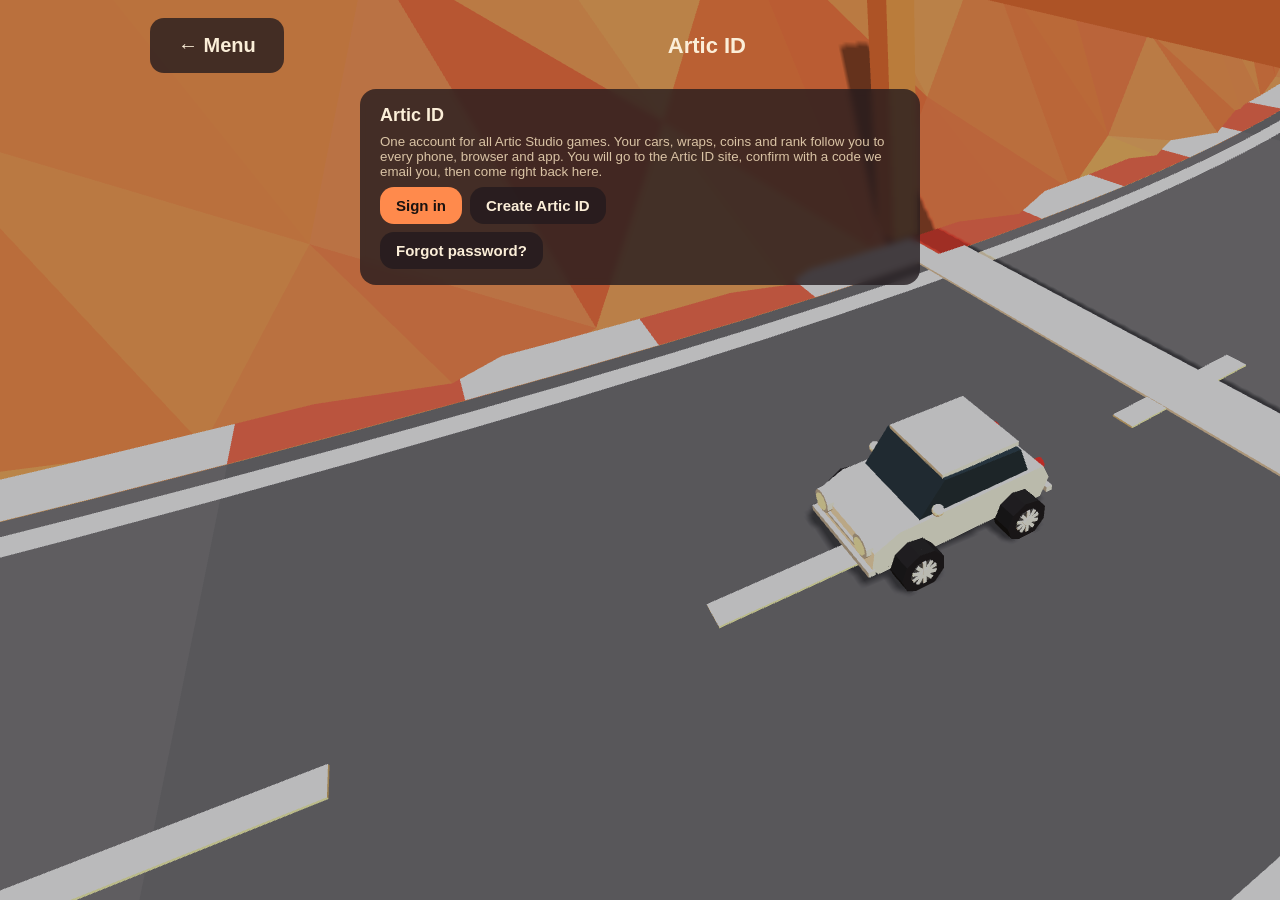
<file: save.html>
<!DOCTYPE html>
<html lang="en">
<head>
<meta charset="utf-8">
<meta name="viewport" content="width=device-width, initial-scale=1, maximum-scale=1, user-scalable=no, viewport-fit=cover">
<title>Artic ID and cloud save - Low Poly Drift</title>
<meta name="description" content="Sign in with your Artic ID to keep your Low Poly Drift progress in the cloud.">
<link rel="manifest" href="manifest.webmanifest">
<meta name="theme-color" content="#1a1216">
<link rel="icon" type="image/png" href="favicon.png">
<link rel="apple-touch-icon" href="apple-touch-icon.png">
<link rel="stylesheet" href="ui.css">
<style>
body{justify-content:flex-start}.wrap{width:100%;max-width:560px;display:flex;flex-direction:column;gap:12px}
.ch{display:flex;flex-direction:column;gap:8px}.ch b{font-size:18px}.ch small{color:var(--muted)}
.bar{height:10px;border-radius:5px;background:rgba(255,255,255,.15);overflow:hidden}.bar i{display:block;height:100%;background:linear-gradient(90deg,#7dff9b,#ffd84a)}
.ok{color:#7dff9b}.row{display:flex;justify-content:space-between;gap:10px;align-items:center}
textarea{font:13px monospace;width:100%;height:96px;border-radius:12px;border:0;padding:10px;background:rgba(0,0,0,.35);color:var(--ink)}
.btn.sm{padding:10px 16px;font-size:15px}.acts{display:flex;gap:8px;flex-wrap:wrap}#msg{color:var(--muted);min-height:20px}
</style>
</head>
<body>
<iframe id="bgmap" data-src="game.html?bg=1" tabindex="-1" aria-hidden="true"></iframe><div id="bgdim"></div>
<div class="top"><button class="btn ghost" id="back">&larr; Menu</button><h2>Artic ID</h2><span></span></div>
<div class="wrap" id="w"></div>
<script src="config.js?v=3"></script>
<script src="device.js"></script>
<script src="cars.js"></script>
<script src="cloud.js"></script>
<script>
const $=id=>document.getElementById(id);$('back').onclick=()=>go('index.html');
const say=t=>$('msg').textContent=t||'';
const esc=t=>String(t).replace(/[&<>"']/g,c=>'&#'+c.charCodeAt(0)+';');
function draw(){const u=CLOUD.user();let h='';
 if(u){h='<div class="panel ch"><b>Signed in as '+esc(u)+'</b><small>Your Artic ID: '+esc(CLOUD.aid()||'-')+'<br>Your progress saves to the cloud automatically after every race and purchase, and loads on any device where you sign in.</small><div class="acts"><button class="btn sm" id="now">Sync now</button><button class="btn ghost sm" id="chg">Change password</button><button class="btn ghost sm" id="out">Sign out</button></div></div>'}
 else{h='<div class="panel ch"><b>Artic ID</b><small>One account for all Artic Studio games. Your cars, wraps, coins and rank follow you to every phone, browser and app. You will go to the Artic ID site, confirm with a code we email you, then come right back here.</small><div class="acts"><button class="btn sm" id="in">Sign in</button><button class="btn ghost sm" id="up">Create Artic ID</button></div><div class="acts"><button class="btn ghost sm" id="fg">Forgot password?</button></div></div>'}
 $('w').innerHTML=h+'<div id="msg"></div>';
 if(u){$('now').onclick=async()=>{say('Syncing...');const r=await CLOUD.sync();if(r&&r.status===401){say('Session expired, sign in again');draw()}else say(r&&r.ok?'Synced!':(r&&r.err)||'Done')};
  $('chg').onclick=()=>CLOUD.start('password');
  $('out').onclick=async()=>{await CLOUD.logout();draw()};return}
 $('in').onclick=()=>CLOUD.start('in');$('up').onclick=()=>CLOUD.start('up');$('fg').onclick=()=>CLOUD.start('forgot')}
(async()=>{draw();const r=await CLOUD.finish();
 if(r){if(r.ok){draw();say('Signed in!');await CLOUD.sync();draw();say('Signed in!')}else say(r.err)}})();
</script>
</body>
</html>
</file>
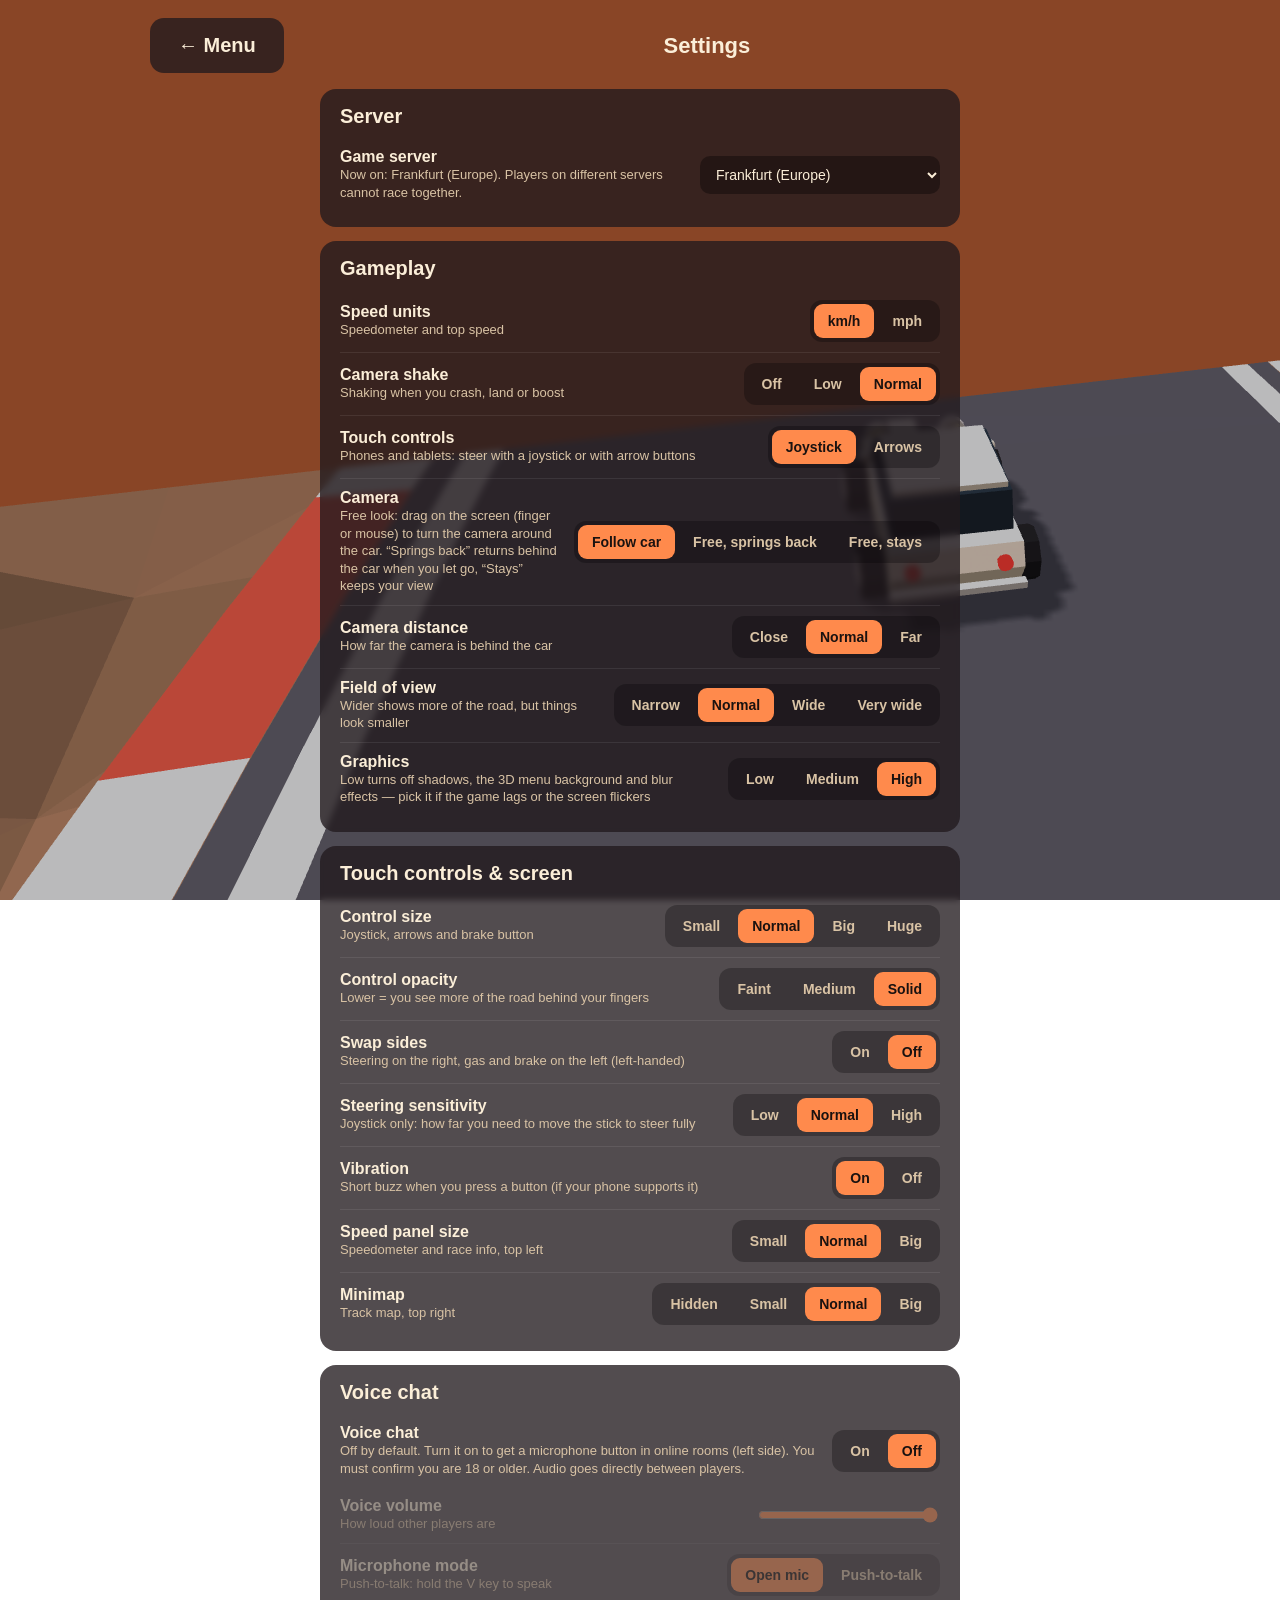
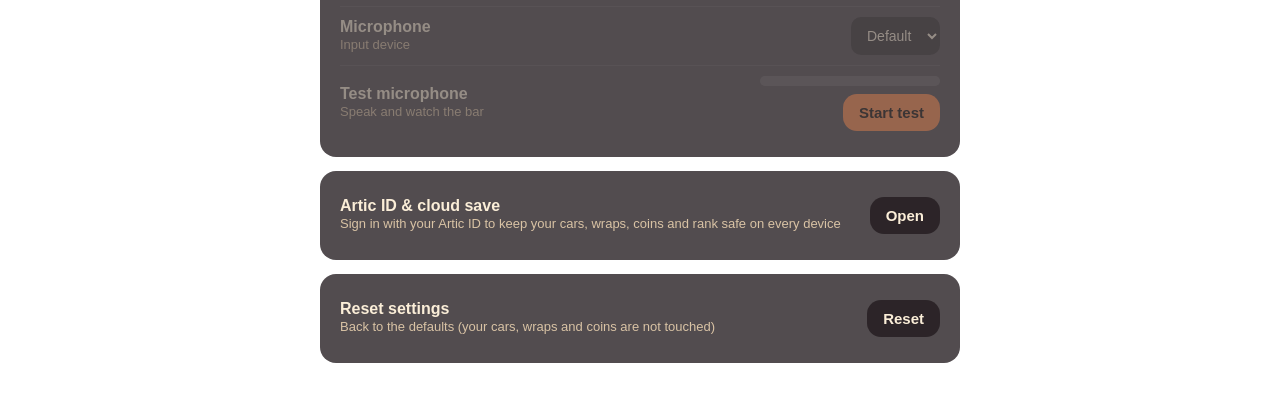
<file: settings.html>
<!DOCTYPE html>
<html lang="en">
<head>
<meta charset="utf-8">
<meta name="viewport" content="width=device-width, initial-scale=1, maximum-scale=1, user-scalable=no, viewport-fit=cover">
<title>Settings - Low Poly Drift</title>
<link rel="manifest" href="manifest.webmanifest">
<meta name="theme-color" content="#1a1216">
<meta name="mobile-web-app-capable" content="yes">
<meta name="apple-mobile-web-app-capable" content="yes">
<meta name="apple-mobile-web-app-status-bar-style" content="black">
<meta name="apple-mobile-web-app-title" content="Low Poly Drift">
<link rel="icon" type="image/png" href="favicon.png">
<link rel="apple-touch-icon" href="apple-touch-icon.png">
<link rel="stylesheet" href="ui.css">
<style>
body{justify-content:flex-start}
.wrap{width:100%;max-width:640px;display:flex;flex-direction:column;gap:14px}
.panel h3{margin:0 0 10px;font-size:20px}
.set{display:flex;align-items:center;justify-content:space-between;gap:14px;flex-wrap:wrap;padding:10px 0;border-top:1px solid rgba(255,255,255,.08)}
.set:first-of-type{border-top:0}
.set .t{flex:1 1 200px;min-width:0}.set .t b{display:block;font-size:16px}.set .t small{color:var(--muted);font-size:13px;line-height:1.35;display:block}
.seg{display:flex;gap:4px;background:rgba(0,0,0,.28);padding:4px;border-radius:12px}
.seg button{padding:9px 14px;border-radius:9px;background:transparent;color:var(--muted);font-weight:700;font-size:14px}
.seg button.on{background:var(--accent);color:#1a1210}
input[type=range]{width:180px;accent-color:var(--accent);padding:0;background:none}
select{font:inherit;font-size:14px;padding:10px 12px;border-radius:10px;border:0;background:rgba(0,0,0,.35);color:var(--ink);max-width:240px}
.meter{height:10px;border-radius:5px;background:rgba(255,255,255,.14);overflow:hidden;width:180px}.meter i{display:block;height:100%;width:0;background:linear-gradient(90deg,#7dff9b,#ffd84a,#ff5a4a);transition:width .08s}
.btn.sm{padding:10px 16px;font-size:15px}
#msg{color:var(--muted);font-size:13px;min-height:18px;text-align:right}
#vcp.off .vc{opacity:.4;pointer-events:none}
</style>
</head>
<body>
<iframe id="bgmap" data-src="game.html?bg=1" tabindex="-1" aria-hidden="true"></iframe><div id="bgdim"></div>
<div class="top"><button class="btn ghost" id="back">&larr; Menu</button><h2>Settings</h2><span></span></div>
<div class="wrap" id="wrap">
 <div class="panel">
  <h3>Server</h3>
  <div class="set"><div class="t"><b>Game server</b><small id="regnow">Players on different servers cannot race together. &ldquo;Auto&rdquo; picks the server nearest to you.</small></div><select id="region"></select></div>
 </div>
 <div class="panel">
  <h3>Gameplay</h3>
  <div class="set"><div class="t"><b>Speed units</b><small>Speedometer and top speed</small></div><div class="seg" data-k="units"><button data-v="kmh">km/h</button><button data-v="mph">mph</button></div></div>
  <div class="set"><div class="t"><b>Camera shake</b><small>Shaking when you crash, land or boost</small></div><div class="seg" data-k="shake" data-num="1"><button data-v="0">Off</button><button data-v="0.4">Low</button><button data-v="1">Normal</button></div></div>
  <div class="set"><div class="t"><b>Touch controls</b><small>Phones and tablets: steer with a joystick or with arrow buttons</small></div><div class="seg" data-k="ctrl"><button data-v="joy">Joystick</button><button data-v="arrows">Arrows</button></div></div>
  <div class="set"><div class="t"><b>Camera</b><small>Free look: drag on the screen (finger or mouse) to turn the camera around the car. &ldquo;Springs back&rdquo; returns behind the car when you let go, &ldquo;Stays&rdquo; keeps your view</small></div><div class="seg" data-k="camMode"><button data-v="follow">Follow car</button><button data-v="free">Free, springs back</button><button data-v="hold">Free, stays</button></div></div>
  <div class="set"><div class="t"><b>Camera distance</b><small>How far the camera is behind the car</small></div><div class="seg" data-k="camDist"><button data-v="close">Close</button><button data-v="normal">Normal</button><button data-v="far">Far</button></div></div>
  <div class="set"><div class="t"><b>Field of view</b><small>Wider shows more of the road, but things look smaller</small></div><div class="seg" data-k="fov" data-num="1"><button data-v="50">Narrow</button><button data-v="58">Normal</button><button data-v="70">Wide</button><button data-v="82">Very wide</button></div></div>
  <div class="set"><div class="t"><b>Graphics</b><small>Low turns off shadows, the 3D menu background and blur effects &mdash; pick it if the game lags or the screen flickers</small></div><div class="seg" data-k="quality"><button data-v="low">Low</button><button data-v="med">Medium</button><button data-v="high">High</button></div></div>
 </div>
 <div class="panel" id="tcp">
  <h3>Touch controls &amp; screen</h3>
  <div class="set"><div class="t"><b>Control size</b><small>Joystick, arrows and brake button</small></div><div class="seg" data-k="ctrlSize" data-num="1"><button data-v="0.75">Small</button><button data-v="1">Normal</button><button data-v="1.25">Big</button><button data-v="1.5">Huge</button></div></div>
  <div class="set"><div class="t"><b>Control opacity</b><small>Lower = you see more of the road behind your fingers</small></div><div class="seg" data-k="ctrlOp" data-num="1"><button data-v="0.4">Faint</button><button data-v="0.65">Medium</button><button data-v="0.9">Solid</button></div></div>
  <div class="set"><div class="t"><b>Swap sides</b><small>Steering on the right, gas and brake on the left (left-handed)</small></div><div class="seg" data-k="ctrlSwap" data-bool="1"><button data-v="1">On</button><button data-v="0">Off</button></div></div>
  <div class="set"><div class="t"><b>Steering sensitivity</b><small>Joystick only: how far you need to move the stick to steer fully</small></div><div class="seg" data-k="steerSens" data-num="1"><button data-v="0.7">Low</button><button data-v="1">Normal</button><button data-v="1.35">High</button></div></div>
  <div class="set"><div class="t"><b>Vibration</b><small>Short buzz when you press a button (if your phone supports it)</small></div><div class="seg" data-k="vib" data-bool="1"><button data-v="1">On</button><button data-v="0">Off</button></div></div>
  <div class="set"><div class="t"><b>Speed panel size</b><small>Speedometer and race info, top left</small></div><div class="seg" data-k="hudSize" data-num="1"><button data-v="0.85">Small</button><button data-v="1">Normal</button><button data-v="1.25">Big</button></div></div>
  <div class="set"><div class="t"><b>Minimap</b><small>Track map, top right</small></div><div class="seg" data-k="mapSize"><button data-v="off">Hidden</button><button data-v="sm">Small</button><button data-v="md">Normal</button><button data-v="lg">Big</button></div></div>
 </div>
 <div class="panel" id="vcp">
  <h3>Voice chat</h3>
  <div class="set"><div class="t"><b>Voice chat</b><small>Off by default. Turn it on to get a microphone button in online rooms (left side). You must confirm you are 18 or older. Audio goes directly between players.</small></div><div class="seg" data-k="vcOn" data-bool="1"><button data-v="1">On</button><button data-v="0">Off</button></div></div>
  <div class="vc">
   <div class="set"><div class="t"><b>Voice volume</b><small>How loud other players are</small></div><input type="range" id="vol" min="0" max="1" step="0.05"></div>
   <div class="set"><div class="t"><b>Microphone mode</b><small>Push-to-talk: hold the V key to speak</small></div><div class="seg" data-k="vcPtt" data-bool="1"><button data-v="0">Open mic</button><button data-v="1">Push-to-talk</button></div></div>
   <div class="set"><div class="t"><b>Microphone</b><small>Input device</small></div><select id="mic"><option value="">Default</option></select></div>
   <div class="set"><div class="t"><b>Test microphone</b><small id="mt">Speak and watch the bar</small></div><div style="display:flex;flex-direction:column;gap:8px;align-items:flex-end"><div class="meter"><i id="lv"></i></div><button class="btn sm" id="test">Start test</button></div></div>
  </div>
 </div>
 <div class="panel"><div class="set"><div class="t"><b>Artic ID &amp; cloud save</b><small>Sign in with your Artic ID to keep your cars, wraps, coins and rank safe on every device</small></div><button class="btn ghost sm" id="savepg">Open</button></div></div>
 <div class="panel"><div class="set"><div class="t"><b>Reset settings</b><small>Back to the defaults (your cars, wraps and coins are not touched)</small></div><button class="btn ghost sm" id="reset">Reset</button></div></div>
 <div id="msg"></div>
</div>
<div id="age" style="display:none;position:fixed;inset:0;z-index:50;align-items:center;justify-content:center;padding:18px;background:rgba(10,8,14,.7)">
 <div class="panel" style="max-width:420px;text-align:center;display:flex;flex-direction:column;gap:14px">
  <h3 style="margin:0">Voice chat is for players 18+</h3>
  <p>Other players can hear you and you can hear them. Do you confirm that you are 18 years old or older?</p>
  <div style="display:flex;gap:10px;justify-content:center;flex-wrap:wrap"><button class="btn" id="ageyes">I am 18 or older</button><button class="btn ghost" id="ageno">Cancel</button></div>
 </div></div>
<script src="config.js?v=3"></script>
<script>if(!window.NEAREST_KEY){window.CFG_OLD=1;window.SERVERS=window.SERVERS||{eu:{name:"Europe",url:window.SERVER_URL||""}};window.SERVER_KEY=window.SERVER_KEY||"eu";window.NEAREST_KEY=window.SERVER_KEY;window.setRegion=window.setRegion||function(){}}</script>
<script src="device.js"></script>
<script src="cars.js"></script>
<script src="cloud.js"></script>
<script>
const $=id=>document.getElementById(id);
const DEF={units:'kmh',shake:1,quality:'high',vcOn:false,vcAge:false,vcVol:1,vcPtt:false,mic:'',ctrl:'joy',camMode:'follow',camDist:'normal',fov:58,ctrlSize:1,ctrlOp:.9,ctrlSwap:false,steerSens:1,hudSize:1,mapSize:'md',vib:true};
function paint(){
 document.querySelectorAll('.seg').forEach(s=>{const k=s.dataset.k;let cur=SET[k];if(s.dataset.bool)cur=cur?'1':'0';else if(s.dataset.num)cur=String(+cur);
  s.querySelectorAll('button').forEach(b=>b.classList.toggle('on',b.dataset.v===String(cur)))});
 $('vol').value=SET.vcVol;document.getElementById('vcp').classList.toggle('off',!(SET.vcOn&&SET.vcAge))}
function flash(t){$('msg').textContent=t;clearTimeout(flash.t);flash.t=setTimeout(()=>$('msg').textContent='',1500)}
function save(){saveSet();flash('Saved')}
document.querySelectorAll('.seg').forEach(s=>s.onclick=e=>{const b=e.target.closest('button');if(!b)return;const k=s.dataset.k;
 const v=s.dataset.bool?b.dataset.v==='1':s.dataset.num?+b.dataset.v:b.dataset.v;
 if(k==='vcOn'&&v&&!SET.vcAge){$('age').style.display='flex';return}   // first time: ask for the 18+ confirmation
 SET[k]=v;if(k==='vcOn'&&!v)stopTest();paint();save()});
$('ageyes').onclick=()=>{SET.vcAge=true;SET.vcOn=true;$('age').style.display='none';paint();save()};
$('ageno').onclick=()=>{$('age').style.display='none'};
$('vol').oninput=()=>{SET.vcVol=+$('vol').value;saveSet()};$('vol').onchange=()=>flash('Saved');
$('reset').onclick=()=>{Object.assign(SET,DEF);stopTest();saveSet();paint();loadMics();flash('Settings reset')};
$('back').onclick=()=>go('index.html');

// ---- microphone list + test
async function loadMics(){
 if(!navigator.mediaDevices||!navigator.mediaDevices.enumerateDevices)return;
 try{const d=(await navigator.mediaDevices.enumerateDevices()).filter(x=>x.kind==='audioinput');
  $('mic').innerHTML='<option value="">Default</option>'+d.map((x,i)=>`<option value="${x.deviceId}">${(x.label||'Microphone '+(i+1)).replace(/</g,'&lt;')}</option>`).join('');
  $('mic').value=d.some(x=>x.deviceId===SET.mic)?SET.mic:''}catch(e){}}
$('mic').onchange=()=>{SET.mic=$('mic').value;save();if(testing){stopTest();startTest()}};
let testing=false,tstream=null,tac=null,traf=0;
async function startTest(){
 try{tstream=await navigator.mediaDevices.getUserMedia({audio:SET.mic?{deviceId:{exact:SET.mic}}:true})}
 catch(e){$('mt').textContent=e&&(e.name==='NotAllowedError'||e.name==='SecurityError')?(window.IN_APP?'Microphone blocked \u2014 allow it for the app in your phone settings':'Microphone blocked \u2014 allow it in the browser'):!navigator.mediaDevices?'Microphone not supported here':'No microphone found';return}
 tac=new (window.AudioContext||window.webkitAudioContext)();const an=tac.createAnalyser();an.fftSize=256;tac.createMediaStreamSource(tstream).connect(an);
 const buf=new Uint8Array(an.frequencyBinCount);testing=true;$('test').textContent='Stop test';$('mt').textContent='Speak and watch the bar';
 (function loop(){if(!testing)return;an.getByteFrequencyData(buf);let v=0;for(const x of buf)v+=x;v/=buf.length;$('lv').style.width=Math.min(100,v*3.2)+'%';traf=requestAnimationFrame(loop)})();
 loadMics()}
function stopTest(){testing=false;cancelAnimationFrame(traf);if(tstream)tstream.getTracks().forEach(t=>t.stop());tstream=null;if(tac){try{tac.close()}catch(e){}tac=null}$('lv').style.width='0';$('test').textContent='Start test'}
$('test').onclick=()=>testing?stopTest():startTest();
addEventListener('pagehide',stopTest);
paint();loadMics();
try{
(function(){const s=$('region'),ks=Object.keys(SERVERS).filter(k=>SERVERS[k].url);let pick='eu';try{pick=localStorage.dn_region||'eu'}catch(e){}
 s.innerHTML='<option value="auto">Auto (nearest: '+SERVERS[NEAREST_KEY].name+')</option>'+ks.map(k=>`<option value="${k}">${SERVERS[k].name}</option>`).join('');
 s.value=pick==='auto'||ks.includes(pick)?pick:'eu';
 $('regnow').textContent='Now on: '+SERVERS[SERVER_KEY].name+'. Players on different servers cannot race together.';
 s.onchange=()=>{setRegion(s.value);flash('Saved \u2014 applies when you open the lobby')}})();
}catch(e){console.warn('server menu',e)}
</script>
<script>document.getElementById('savepg').onclick=()=>go('save.html')</script>
</body>
</html>
</file>
<file: ui.css>
:root{--panel:rgba(34,26,30,.78);--ink:#fbeed8;--accent:#ff8a4c;--muted:#d9c3a5;--gold:#ffd84a;color-scheme:light dark}
*{box-sizing:border-box}
html,body{margin:0;min-height:100%;font-family:"Century Gothic",Futura,"Trebuchet MS",sans-serif;color:var(--ink)}
body{background:linear-gradient(#f2c29b 0%,#d9825f 55%,#6b3a4a 100%) fixed;display:flex;flex-direction:column;align-items:center;gap:16px;padding:18px 12px calc(24px + env(safe-area-inset-bottom,0px))}
h1{margin:0;font-size:44px;color:var(--accent);text-shadow:0 3px 10px rgba(0,0,0,.35);text-align:center}
h2{margin:0;font-size:22px}
p{margin:0;color:var(--muted)}
button{font:inherit;cursor:pointer;border:0}
.panel{background:var(--panel);border-radius:16px;padding:16px 20px;backdrop-filter:blur(3px)}
.btn{background:var(--accent);color:#1a1210;font-weight:700;border-radius:14px;padding:16px 28px;font-size:20px}
.btn.big{width:min(440px,90vw);padding:26px;font-size:32px;border-radius:20px;box-shadow:0 6px 20px rgba(0,0,0,.35);transition:transform .15s}
.btn.big:hover{transform:translateY(-3px)}
.btn.ghost{background:var(--panel);color:var(--ink)}
.btn:disabled{opacity:.45;cursor:default;transform:none}
input{font:inherit;font-size:18px;padding:14px 16px;border-radius:12px;border:0;background:rgba(0,0,0,.35);color:var(--ink);min-width:0}
.coins{display:flex;gap:10px;align-items:center;justify-content:center}
.coins img{width:44px;height:44px}
.coins b{font-size:28px;color:var(--gold)}
.top{display:flex;gap:12px;align-items:center;justify-content:space-between;width:100%;max-width:980px}
.menu{display:flex;flex-direction:column;gap:14px;align-items:center}
/* blur over the live 3D scene makes some Android WebViews drop the whole page every few frames (black/white flicker): no blur on touch devices */
@media (pointer:coarse),(hover:none){*{backdrop-filter:none!important;-webkit-backdrop-filter:none!important}}
html.lowfx *{backdrop-filter:none!important;-webkit-backdrop-filter:none!important}
#bgmap{position:fixed;inset:0;width:100%;height:100%;border:0;z-index:-2;pointer-events:none}
#bgdim{position:fixed;inset:0;z-index:-1;background:rgba(10,8,14,.28);pointer-events:none}
#rankbar{display:flex;gap:12px;align-items:center;background:var(--panel);padding:8px 16px;border-radius:14px;text-align:left}
#rankbar img{width:64px;height:64px}
#rankbar .bar{height:6px;border-radius:3px;background:rgba(255,255,255,.15);margin:5px 0;width:190px;max-width:50vw}
#rankbar .bar i{display:block;height:100%;border-radius:3px}
#rankbar small{color:var(--muted)}
</file>
